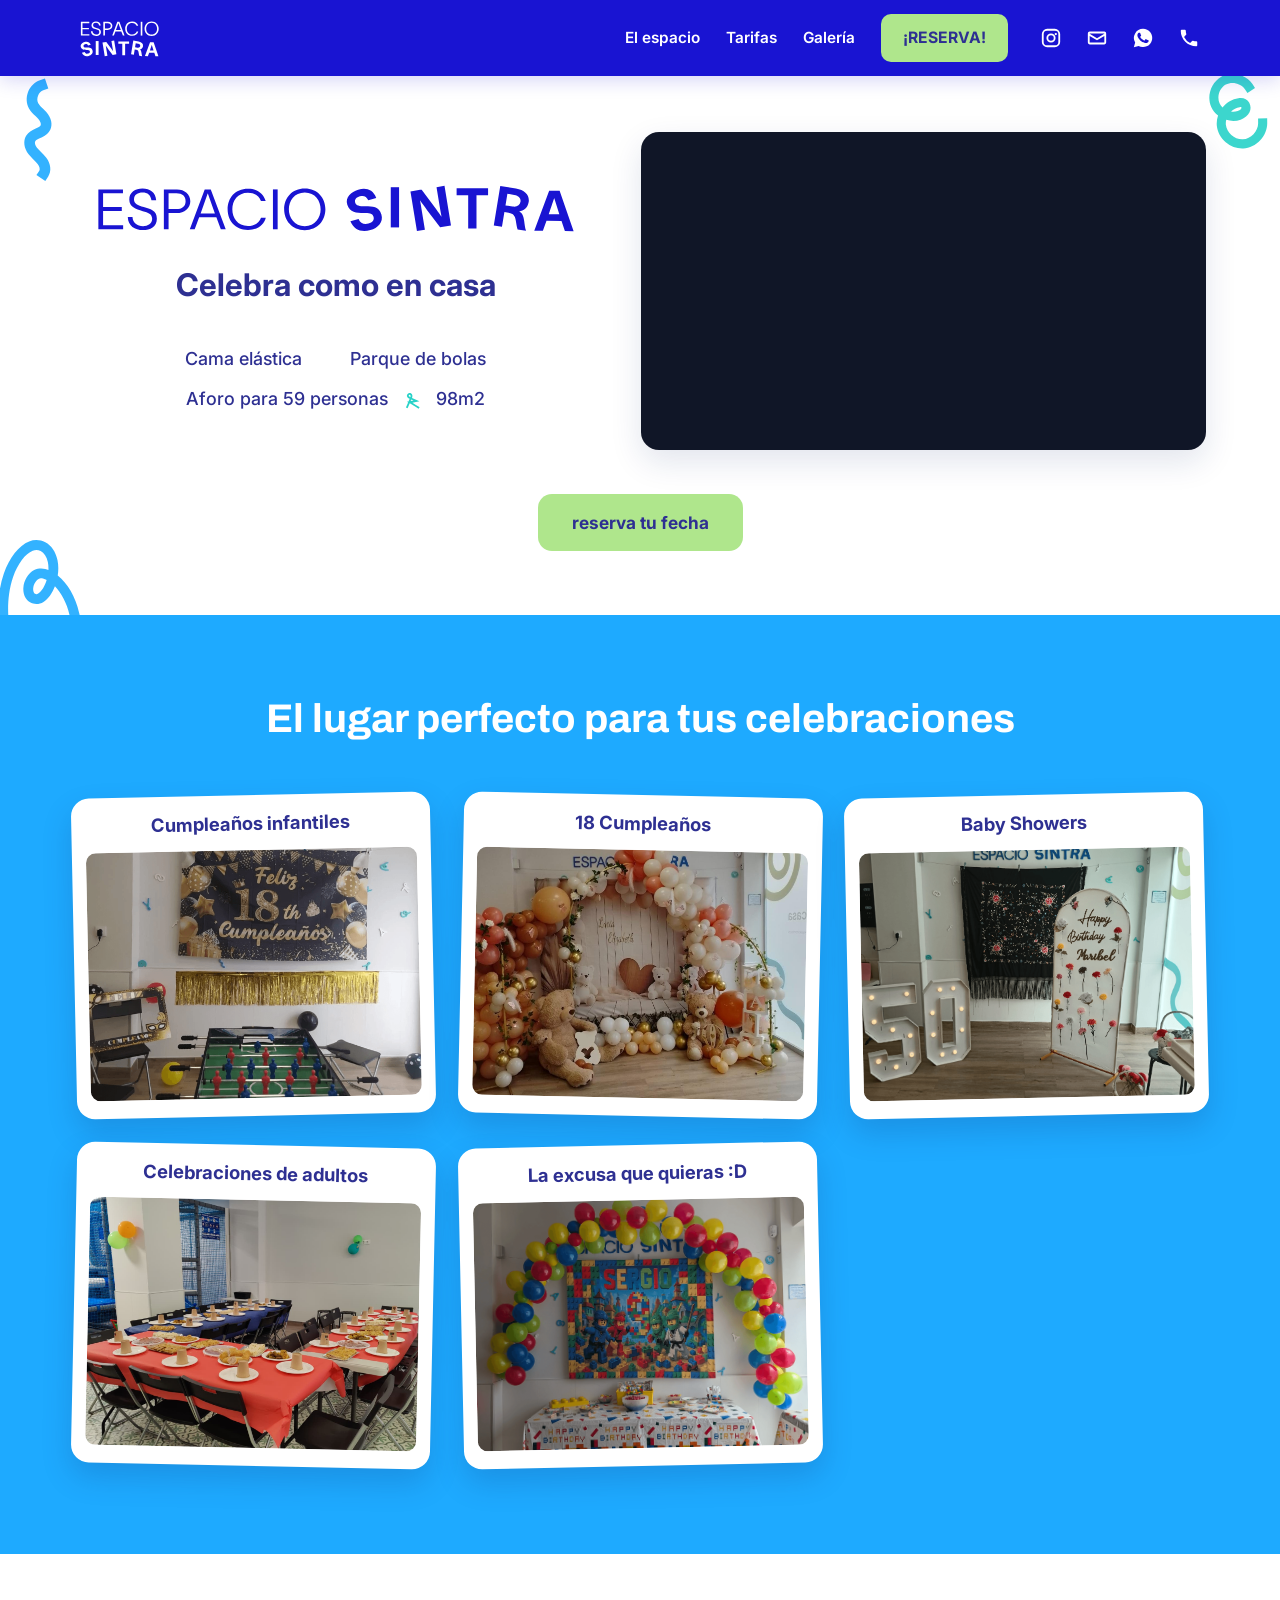
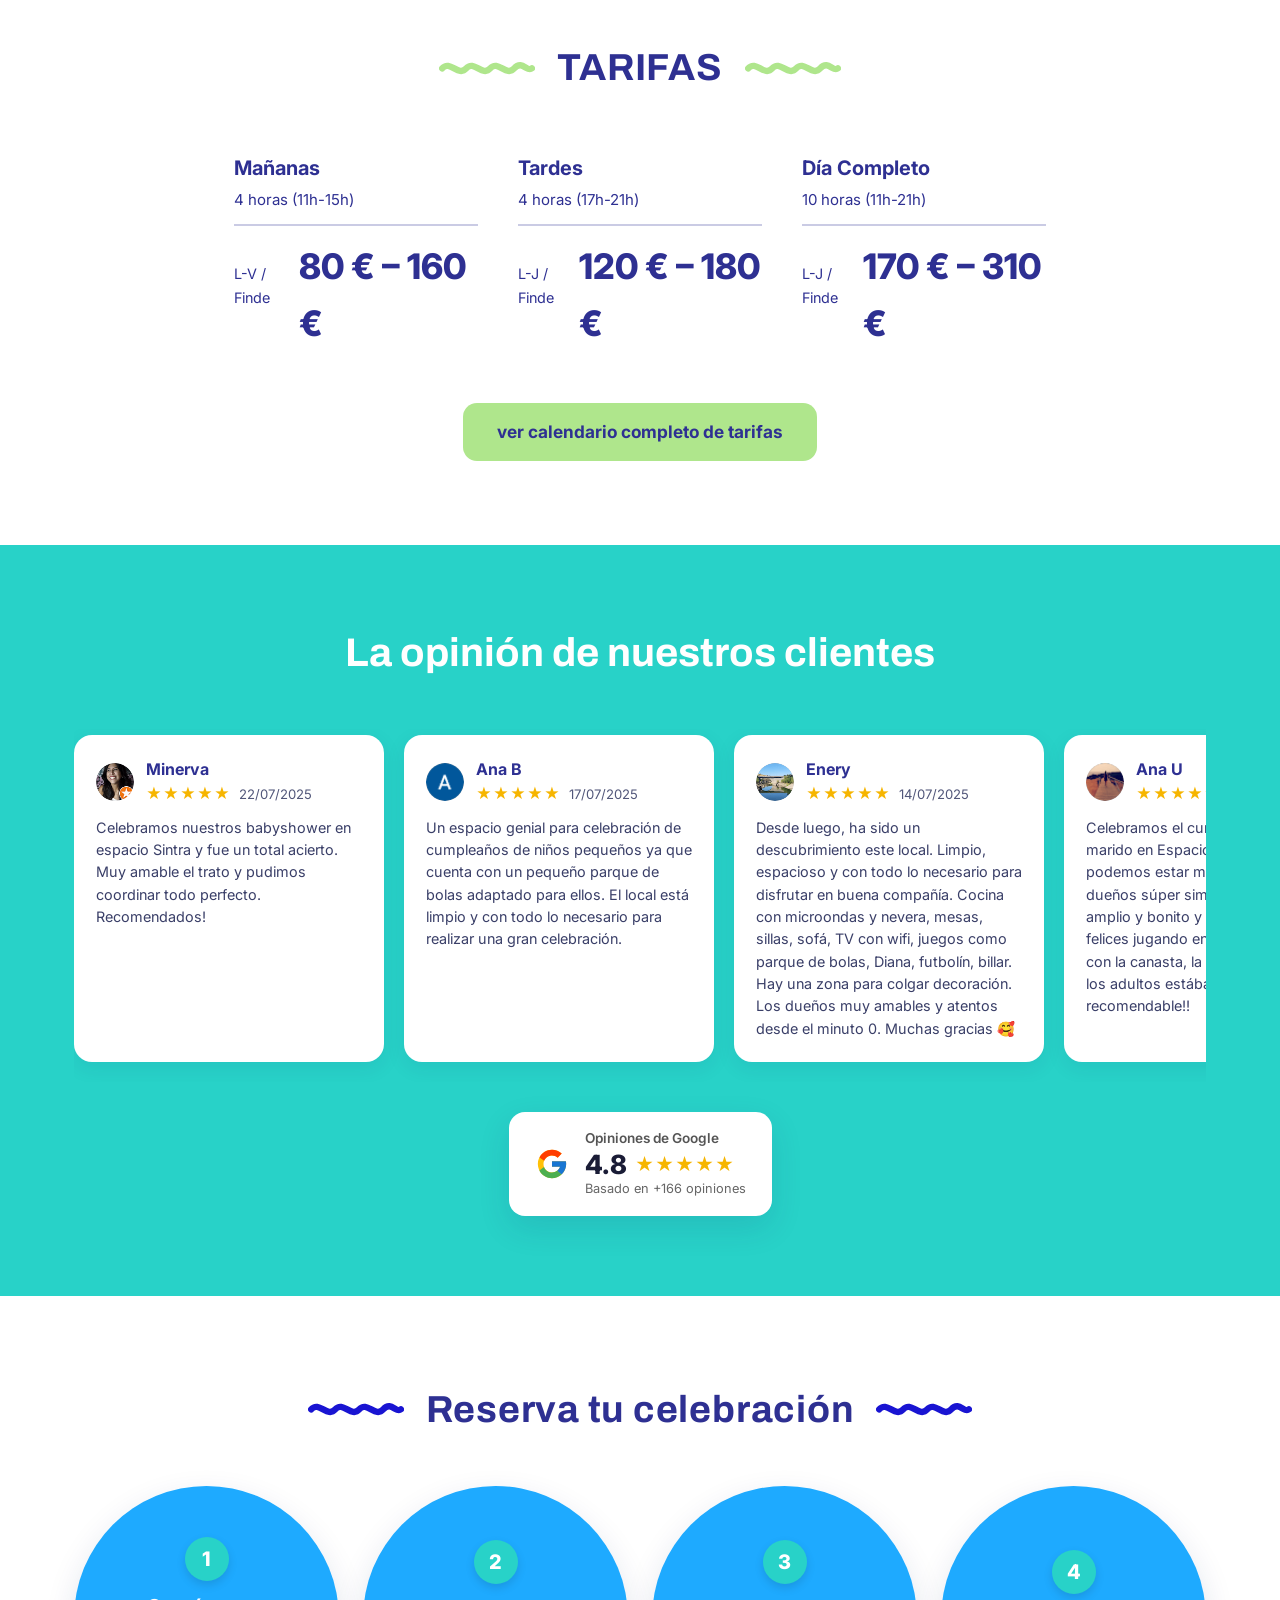
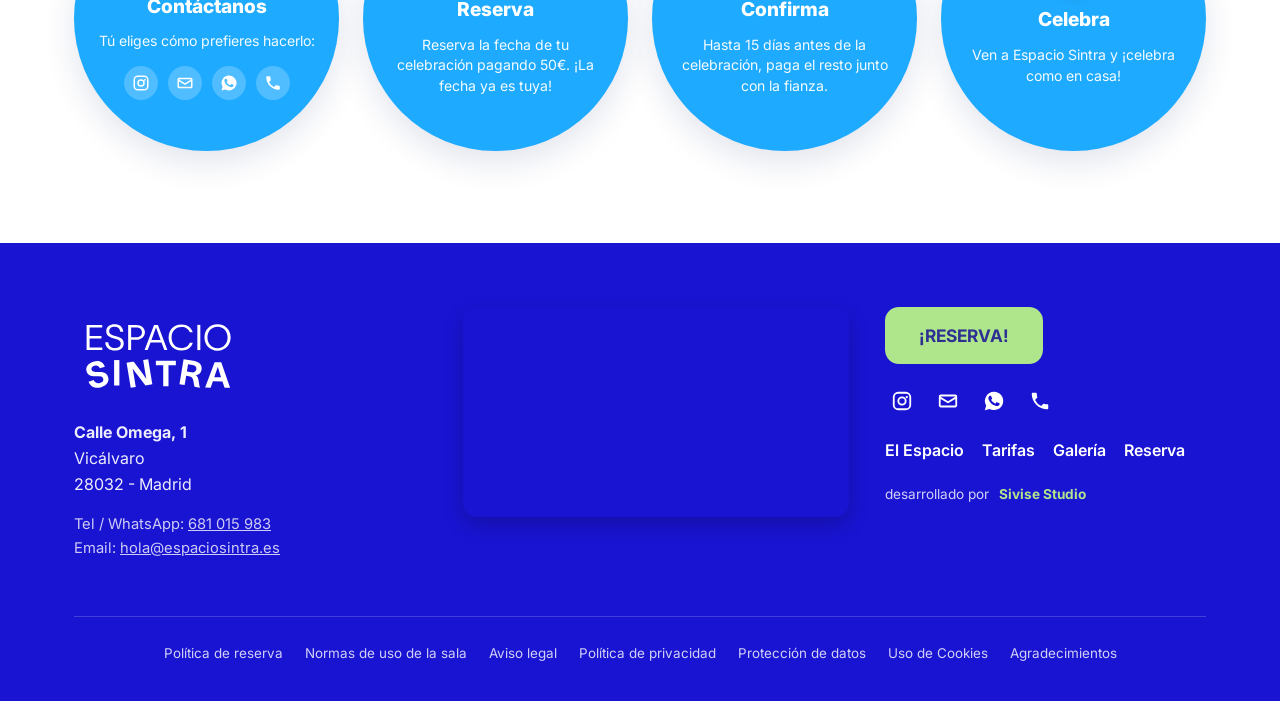
<file: index.html>
<!DOCTYPE html>
<html lang="es">
<head>
  <meta charset="UTF-8">
  <meta name="viewport" content="width=device-width, initial-scale=1.0">
  <title>Espacio Sintra — Celebra como en casa</title>
  <meta name="description" content="Celebra como en casa. Espacio Sintra es el lugar perfecto para todas tus celebraciones en Vicálvaro, Madrid. Sala privada de 98m2 con parque de bolas y cama elástica.">
  <link rel="canonical" href="https://www.espaciosintra.es/">
  <link rel="icon" type="image/png" href="img/favicon.png">
  <link rel="apple-touch-icon" href="img/apple-touch-icon.png">
  <meta property="og:type" content="website">
  <meta property="og:url" content="https://www.espaciosintra.es/">
  <meta property="og:title" content="Espacio Sintra — Celebra como en casa">
  <meta property="og:description" content="Celebra como en casa. Espacio Sintra es el lugar perfecto para todas tus celebraciones en Vicálvaro, Madrid. Sala privada de 98m2 con parque de bolas y cama elástica.">
  <meta property="og:image" content="https://www.espaciosintra.es/img/og-image.png">
  <link rel="preconnect" href="https://fonts.googleapis.com">
  <link rel="preconnect" href="https://fonts.gstatic.com" crossorigin>
  <link href="https://fonts.googleapis.com/css2?family=Archivo:wght@600;700;800&family=Inter:wght@400;500;600;700;800&display=swap" rel="stylesheet">
  <link rel="stylesheet" href="assets/style.css">
</head>
<body>
  <header class="site-header">
    <div class="container nav-inner">
      <a href="./" class="nav-logo" aria-label="Espacio Sintra Inicio">
        <img src="img/brand/ES_logotipo-03.svg" alt="Espacio Sintra">
      </a>
      <div class="nav-right">
        <ul class="nav-links">
          <li><a href="el_espacio/">El espacio</a></li>
          <li><a href="tarifas/">Tarifas</a></li>
          <li><a href="galeria/">Galería</a></li>
        </ul>
        <a href="reservar/" class="btn-mint">¡RESERVA!</a>
        <div class="nav-socials">
        <a href="https://www.instagram.com/espaciosintramadrid" target="_blank" rel="noopener noreferrer" aria-label="Instagram"><svg viewBox="0 0 24 24" aria-hidden="true"><path d="M7.75 2h8.5A5.75 5.75 0 0 1 22 7.75v8.5A5.75 5.75 0 0 1 16.25 22h-8.5A5.75 5.75 0 0 1 2 16.25v-8.5A5.75 5.75 0 0 1 7.75 2Zm0 2A3.75 3.75 0 0 0 4 7.75v8.5A3.75 3.75 0 0 0 7.75 20h8.5A3.75 3.75 0 0 0 20 16.25v-8.5A3.75 3.75 0 0 0 16.25 4h-8.5ZM12 7a5 5 0 1 1 0 10 5 5 0 0 1 0-10Zm0 2a3 3 0 1 0 0 6 3 3 0 0 0 0-6Zm5.25-2.5a1.25 1.25 0 1 1 0 2.5 1.25 1.25 0 0 1 0-2.5Z"/></svg></a>
        <a href="mailto:hola@espaciosintra.es" aria-label="Email"><svg viewBox="0 0 24 24" aria-hidden="true"><path d="M4 5h16a2 2 0 0 1 2 2v10a2 2 0 0 1-2 2H4a2 2 0 0 1-2-2V7a2 2 0 0 1 2-2Zm0 2v.4l8 4.8 8-4.8V7H4Zm16 10V9.7l-7.49 4.5a1 1 0 0 1-1.02 0L4 9.7V17h16Z"/></svg></a>
        <a href="https://wa.me/34681015983" target="_blank" rel="noopener noreferrer" aria-label="WhatsApp"><svg viewBox="0 0 24 24" aria-hidden="true"><path d="M12.04 2a9.95 9.95 0 0 0-8.6 14.95L2 22l5.2-1.36A9.96 9.96 0 1 0 12.04 2Zm5.82 14.1c-.25.7-1.44 1.34-1.99 1.42-.52.08-1.18.11-1.9-.12-.44-.14-1-.33-1.72-.64-3.03-1.31-5-4.36-5.15-4.56-.15-.2-1.23-1.64-1.23-3.13 0-1.49.78-2.22 1.06-2.52.28-.3.6-.38.8-.38h.58c.19 0 .44-.07.69.52.25.6.85 2.08.92 2.23.08.15.13.33.03.53-.1.2-.15.33-.3.5-.15.18-.32.4-.45.54-.15.15-.3.31-.13.61.18.3.78 1.29 1.68 2.09 1.15 1.03 2.13 1.35 2.43 1.5.3.15.48.13.65-.08.18-.2.75-.88.95-1.18.2-.3.4-.25.68-.15.28.1 1.75.83 2.05.98.3.15.5.22.58.35.08.13.08.73-.17 1.43Z"/></svg></a>
        <a href="tel:681015983" aria-label="Teléfono"><svg viewBox="0 0 24 24" aria-hidden="true"><path d="M6.62 10.79a15.05 15.05 0 0 0 6.59 6.59l2.2-2.2a1 1 0 0 1 1.01-.24c1.12.37 2.33.57 3.58.57a1 1 0 0 1 1 1V20a1 1 0 0 1-1 1C10.61 21 3 13.39 3 4a1 1 0 0 1 1-1h3.5a1 1 0 0 1 1 1c0 1.25.2 2.46.57 3.58a1 1 0 0 1-.25 1.01l-2.2 2.2Z"/></svg></a>
    </div>
      </div>
      <button id="menu-toggle" class="menu-toggle" aria-label="Abrir menú" aria-expanded="false">
        <svg width="24" height="24" viewBox="0 0 24 24" fill="none" stroke="currentColor" stroke-width="2.5"><line x1="3" y1="6" x2="21" y2="6"/><line x1="3" y1="12" x2="21" y2="12"/><line x1="3" y1="18" x2="21" y2="18"/></svg>
      </button>
    </div>
    <nav id="mobile-drawer" class="mobile-drawer" aria-label="Navegación móvil">
      <ul>
        <li><a href="el_espacio/">El espacio</a></li>
        <li><a href="tarifas/">Tarifas</a></li>
        <li><a href="galeria/">Galería</a></li>
        <li><a href="reservar/">¡RESERVA!</a></li>
      </ul>
      <div class="nav-socials">
        <a href="https://www.instagram.com/espaciosintramadrid" target="_blank" rel="noopener noreferrer" aria-label="Instagram"><svg viewBox="0 0 24 24" aria-hidden="true"><path d="M7.75 2h8.5A5.75 5.75 0 0 1 22 7.75v8.5A5.75 5.75 0 0 1 16.25 22h-8.5A5.75 5.75 0 0 1 2 16.25v-8.5A5.75 5.75 0 0 1 7.75 2Zm0 2A3.75 3.75 0 0 0 4 7.75v8.5A3.75 3.75 0 0 0 7.75 20h8.5A3.75 3.75 0 0 0 20 16.25v-8.5A3.75 3.75 0 0 0 16.25 4h-8.5ZM12 7a5 5 0 1 1 0 10 5 5 0 0 1 0-10Zm0 2a3 3 0 1 0 0 6 3 3 0 0 0 0-6Zm5.25-2.5a1.25 1.25 0 1 1 0 2.5 1.25 1.25 0 0 1 0-2.5Z"/></svg></a>
        <a href="mailto:hola@espaciosintra.es" aria-label="Email"><svg viewBox="0 0 24 24" aria-hidden="true"><path d="M4 5h16a2 2 0 0 1 2 2v10a2 2 0 0 1-2 2H4a2 2 0 0 1-2-2V7a2 2 0 0 1 2-2Zm0 2v.4l8 4.8 8-4.8V7H4Zm16 10V9.7l-7.49 4.5a1 1 0 0 1-1.02 0L4 9.7V17h16Z"/></svg></a>
        <a href="https://wa.me/34681015983" target="_blank" rel="noopener noreferrer" aria-label="WhatsApp"><svg viewBox="0 0 24 24" aria-hidden="true"><path d="M12.04 2a9.95 9.95 0 0 0-8.6 14.95L2 22l5.2-1.36A9.96 9.96 0 1 0 12.04 2Zm5.82 14.1c-.25.7-1.44 1.34-1.99 1.42-.52.08-1.18.11-1.9-.12-.44-.14-1-.33-1.72-.64-3.03-1.31-5-4.36-5.15-4.56-.15-.2-1.23-1.64-1.23-3.13 0-1.49.78-2.22 1.06-2.52.28-.3.6-.38.8-.38h.58c.19 0 .44-.07.69.52.25.6.85 2.08.92 2.23.08.15.13.33.03.53-.1.2-.15.33-.3.5-.15.18-.32.4-.45.54-.15.15-.3.31-.13.61.18.3.78 1.29 1.68 2.09 1.15 1.03 2.13 1.35 2.43 1.5.3.15.48.13.65-.08.18-.2.75-.88.95-1.18.2-.3.4-.25.68-.15.28.1 1.75.83 2.05.98.3.15.5.22.58.35.08.13.08.73-.17 1.43Z"/></svg></a>
        <a href="tel:681015983" aria-label="Teléfono"><svg viewBox="0 0 24 24" aria-hidden="true"><path d="M6.62 10.79a15.05 15.05 0 0 0 6.59 6.59l2.2-2.2a1 1 0 0 1 1.01-.24c1.12.37 2.33.57 3.58.57a1 1 0 0 1 1 1V20a1 1 0 0 1-1 1C10.61 21 3 13.39 3 4a1 1 0 0 1 1-1h3.5a1 1 0 0 1 1 1c0 1.25.2 2.46.57 3.58a1 1 0 0 1-.25 1.01l-2.2 2.2Z"/></svg></a>
    </div>
    </nav>
  </header>

  <main>

    <!-- HERO -->
    <section class="hero-section">
      <img src="img/brand/ES_formas_-02.svg" alt="" class="deco-shape" style="top:-20px; left:-30px; width:140px; opacity:0.9;">
      <img src="img/brand/ES_formas_-14.svg" alt="" class="deco-shape" style="top:-20px; right:-20px; width:120px; opacity:0.9;">
      <img src="img/brand/ES_formas_-06.svg" alt="" class="deco-shape" style="bottom:-30px; left:-30px; width:130px; opacity:0.9;">

      <div class="container">
        <div class="hero-grid">
          <div class="hero-brand">
            <img src="img/brand/ES_logotipo-02.svg" alt="ESPACIO SINTRA" class="hero-wordmark">
            <h1 class="hero-subtitle">Celebra como en casa</h1>
            <div class="hero-highlights">
              <div class="hero-highlight-row">
                <span>Cama elástica</span>
                <img src="img/brand/ES_formas_-21.svg" alt="" class="hero-highlight-icon">
                <span>Parque de bolas</span>
              </div>
              <div class="hero-highlight-row">
                <span>Aforo para 59 personas</span>
                <img src="img/brand/ES_formas_-15.svg" alt="" class="hero-highlight-icon">
                <span>98m2</span>
              </div>
            </div>
          </div>

          <div class="hero-video-wrap">
            <iframe
              src="https://www.youtube.com/embed/fUkqvOrNJ1E?iv_load_policy=3&rel=0&modestbranding=1&playsinline=1&mute=1"
              title="Vídeo de presentación de Espacio Sintra"
              allow="accelerometer; autoplay; clipboard-write; encrypted-media; gyroscope; picture-in-picture"
              allowfullscreen>
            </iframe>
          </div>
        </div>

        <div class="hero-cta-wrap">
          <a href="reservar/" class="btn-mint btn-mint-lg">reserva tu fecha</a>
        </div>
      </div>
    </section>

    <!-- CELEBRATIONS (Sky Blue) -->
    <section class="celebrations-section">
      <div class="container">
        <h2 class="section-title">El lugar perfecto para tus celebraciones</h2>
        <div class="celebrations-grid">
          <article class="celebration-card">
            <h2>Cumpleaños infantiles</h2>
            <img src="img/celebraciones/cumple_infantil.jpg" alt="Cumpleaños infantiles en Espacio Sintra" loading="lazy">
          </article>
          <article class="celebration-card">
            <h2>18 Cumpleaños</h2>
            <img src="img/celebraciones/cumple_18.jpg" alt="18 Cumpleaños en Espacio Sintra" loading="lazy">
          </article>
          <article class="celebration-card">
            <h2>Baby Showers</h2>
            <img src="img/celebraciones/baby_shower.jpg" alt="Baby Showers en Espacio Sintra" loading="lazy">
          </article>
          <article class="celebration-card">
            <h2>Celebraciones de adultos</h2>
            <img src="img/celebraciones/adultos.jpg" alt="Celebraciones de adultos en Espacio Sintra" loading="lazy">
          </article>
          <article class="celebration-card">
            <h2>La excusa que quieras :D</h2>
            <img src="img/celebraciones/excusa.jpg" alt="Todo tipo de celebraciones en Espacio Sintra" loading="lazy">
          </article>
        </div>
      </div>
    </section>

    <!-- TARIFAS SUMMARY -->
    <section class="tarifas-home-section">
      <div class="container">
        <div class="wave-heading">
          <svg class="wave-svg" viewBox="0 0 120 26" fill="none"><path d="M4 13C14 2 24 24 34 13C44 2 54 24 64 13C74 2 84 24 94 13C104 2 110 18 116 13" stroke="#afe68c" stroke-width="8" stroke-linecap="round"/></svg>
          <h2>TARIFAS</h2>
          <svg class="wave-svg" viewBox="0 0 120 26" fill="none"><path d="M4 13C14 2 24 24 34 13C44 2 54 24 64 13C74 2 84 24 94 13C104 2 110 18 116 13" stroke="#afe68c" stroke-width="8" stroke-linecap="round"/></svg>
        </div>

        <div class="tarifas-summary-grid">
          <div class="tarifa-mini">
            <h3>Mañanas</h3>
            <p class="hours">4 horas (11h-15h)</p>
            <div class="price-row"><span class="desde">L-V / Finde</span><span class="price">80 € – 160 €</span></div>
          </div>
          <div class="tarifa-mini">
            <h3>Tardes</h3>
            <p class="hours">4 horas (17h-21h)</p>
            <div class="price-row"><span class="desde">L-J / Finde</span><span class="price">120 € – 180 €</span></div>
          </div>
          <div class="tarifa-mini">
            <h3>Día Completo</h3>
            <p class="hours">10 horas (11h-21h)</p>
            <div class="price-row"><span class="desde">L-J / Finde</span><span class="price">170 € – 310 €</span></div>
          </div>
        </div>

        <div style="text-align:center;">
          <a href="tarifas/" class="btn-mint btn-mint-lg">ver calendario completo de tarifas</a>
        </div>
      </div>
    </section>

    <!-- CLIENT REVIEWS (Turquoise) -->
    <section class="reviews-section">
      <div class="container">
        <h2 class="section-title">La opinión de nuestros clientes</h2>
        <div class="reviews-track">
          
        <article class="review-card">
          <div class="review-head">
            <img src="img/avatars/av1.png" alt="Minerva" class="review-avatar" loading="lazy">
            <div>
              <div class="review-author">Minerva</div>
              <div class="review-meta"><span class="review-stars">★★★★★</span><span>22/07/2025</span></div>
            </div>
          </div>
          <p class="review-text">Celebramos nuestros babyshower en espacio Sintra y fue un total acierto. Muy amable el trato y pudimos coordinar todo perfecto. Recomendados!</p>
        </article>

        <article class="review-card">
          <div class="review-head">
            <img src="img/avatars/av2.png" alt="Ana B" class="review-avatar" loading="lazy">
            <div>
              <div class="review-author">Ana B</div>
              <div class="review-meta"><span class="review-stars">★★★★★</span><span>17/07/2025</span></div>
            </div>
          </div>
          <p class="review-text">Un espacio genial para celebración de cumpleaños de niños pequeños ya que cuenta con un pequeño parque de bolas adaptado para ellos. El local está limpio y con todo lo necesario para realizar una gran celebración.</p>
        </article>

        <article class="review-card">
          <div class="review-head">
            <img src="img/avatars/av3.png" alt="Enery" class="review-avatar" loading="lazy">
            <div>
              <div class="review-author">Enery</div>
              <div class="review-meta"><span class="review-stars">★★★★★</span><span>14/07/2025</span></div>
            </div>
          </div>
          <p class="review-text">Desde luego, ha sido un descubrimiento este local. Limpio, espacioso y con todo lo necesario para disfrutar en buena compañía. Cocina con microondas y nevera, mesas, sillas, sofá, TV con wifi, juegos como parque de bolas, Diana, futbolín, billar. Hay una zona para colgar decoración. Los dueños muy amables y atentos desde el minuto 0. Muchas gracias 🥰</p>
        </article>

        <article class="review-card">
          <div class="review-head">
            <img src="img/avatars/av4.png" alt="Ana U" class="review-avatar" loading="lazy">
            <div>
              <div class="review-author">Ana U</div>
              <div class="review-meta"><span class="review-stars">★★★★★</span><span>10/07/2025</span></div>
            </div>
          </div>
          <p class="review-text">Celebramos el cumpleaños de mi marido en Espacio Sintra y no podemos estar más contentos. Los dueños súper simpáticos. El local muy amplio y bonito y los niños estuvieron felices jugando en el parque de bolas, con la canasta, la portería… mientras los adultos estábamos tranquilos. Muy recomendable!!</p>
        </article>

        <article class="review-card">
          <div class="review-head">
            <img src="img/avatars/av5.png" alt="Mónica" class="review-avatar" loading="lazy">
            <div>
              <div class="review-author">Mónica</div>
              <div class="review-meta"><span class="review-stars">★★★★★</span><span>03/07/2025</span></div>
            </div>
          </div>
          <p class="review-text">Es la primera vez que hemos hecho uso de un local y hemos salido encantados. Es amplio, cómodo, con juegos para pequeños y no tanto, hemos estado como en casa. Las gestiones fáciles y el trato cercano.</p>
        </article>

        <article class="review-card">
          <div class="review-head">
            <img src="img/avatars/av6.png" alt="Valentina" class="review-avatar" loading="lazy">
            <div>
              <div class="review-author">Valentina</div>
              <div class="review-meta"><span class="review-stars">★★★★★</span><span>01/07/2025</span></div>
            </div>
          </div>
          <p class="review-text">Muy buen local, todo nuevo, bonito, para todos los gustos, es un excelente espacio, Vicálvaro lo necesitaba ☺️ Nos encantó!! Seguro que más de un invitado repetirá!!</p>
        </article>

        <article class="review-card">
          <div class="review-head">
            <img src="img/avatars/av7.png" alt="Olga" class="review-avatar" loading="lazy">
            <div>
              <div class="review-author">Olga</div>
              <div class="review-meta"><span class="review-stars">★★★★★</span><span>29/06/2025</span></div>
            </div>
          </div>
          <p class="review-text">El sitio fue ideal para celebrar la graduación de un grupo de 14 niños de entre 2 y 3 años. Los niños se lo pasaron genial en el parque de bolas, jugando con la cocinita y montando en las motos. Aire acondicionado perfecto, nevera, microondas y todo muy limpio. ¡Repetiríamos sin duda!</p>
        </article>

        <article class="review-card">
          <div class="review-head">
            <img src="img/avatars/av8.png" alt="Karolina" class="review-avatar" loading="lazy">
            <div>
              <div class="review-author">Karolina</div>
              <div class="review-meta"><span class="review-stars">★★★★★</span><span>27/06/2025</span></div>
            </div>
          </div>
          <p class="review-text">Un local ideal para fiestas de niños, muy limpio, acogedor y muy bien equipado, con nevera y congelador, cafetera de cápsulas y microondas. Les doy un 10!</p>
        </article>

        <article class="review-card">
          <div class="review-head">
            <img src="img/avatars/av9.png" alt="Lorena" class="review-avatar" loading="lazy">
            <div>
              <div class="review-author">Lorena</div>
              <div class="review-meta"><span class="review-stars">★★★★★</span><span>22/06/2025</span></div>
            </div>
          </div>
          <p class="review-text">Un local cómodo, espacioso, donde disfrutar tanto los mayores como los más pequeños, todo lo tienen bien organizado, se preocupan desde el primer momento de que vaya a estar todo genial para la fiesta. Sin duda repetiremos</p>
        </article>
        </div>
        <div class="google-badge-wrap">
          <div class="google-badge-card">
            <svg width="34" height="34" viewBox="0 0 48 48" aria-hidden="true"><path fill="#FFC107" d="M43.6 20.1H42V20H24v8h11.3C33.7 32.7 29.2 36 24 36c-6.6 0-12-5.4-12-12s5.4-12 12-12c3.1 0 5.8 1.2 8 3l5.7-5.7C34 6 29.3 4 24 4 13 4 4 13 4 24s9 20 20 20 20-9 20-20c0-1.3-.1-2.6-.4-3.9z"/><path fill="#FF3D00" d="M6.3 14.7l6.6 4.8C14.7 15.1 19 12 24 12c3.1 0 5.8 1.2 8 3l5.7-5.7C34 6 29.3 4 24 4 16.3 4 9.7 8.3 6.3 14.7z"/><path fill="#4CAF50" d="M24 44c5.2 0 9.9-2 13.4-5.2l-6.2-5.2C29.2 35.1 26.7 36 24 36c-5.2 0-9.6-3.3-11.3-7.9l-6.5 5C9.5 39.6 16.2 44 24 44z"/><path fill="#1976D2" d="M43.6 20.1H42V20H24v8h11.3c-.8 2.2-2.2 4.2-4.1 5.6l6.2 5.2C37 39.2 44 34 44 24c0-1.3-.1-2.6-.4-3.9z"/></svg>
            <div>
              <div style="font-size:0.85rem; color:#555; font-weight:600;">Opiniones de Google</div>
              <div style="display:flex; align-items:center; gap:8px;">
                <span class="google-badge-score">4.8</span>
                <span class="review-stars" style="font-size:1.15rem;">★★★★★</span>
              </div>
              <div style="font-size:0.8rem; color:#666;">Basado en +166 opiniones</div>
            </div>
          </div>
        </div>
      </div>
    </section>

    <!-- BOOKING STEPS -->
    <section class="steps-section">
      <div class="container">
        <div class="wave-heading">
          <svg class="wave-svg" viewBox="0 0 120 26" fill="none"><path d="M4 13C14 2 24 24 34 13C44 2 54 24 64 13C74 2 84 24 94 13C104 2 110 18 116 13" stroke="#1914d2" stroke-width="8" stroke-linecap="round"/></svg>
          <h2>Reserva tu celebración</h2>
          <svg class="wave-svg" viewBox="0 0 120 26" fill="none"><path d="M4 13C14 2 24 24 34 13C44 2 54 24 64 13C74 2 84 24 94 13C104 2 110 18 116 13" stroke="#1914d2" stroke-width="8" stroke-linecap="round"/></svg>
        </div>

        <div class="steps-grid">
          <div class="step-circle">
            <span class="step-num">1</span>
            <h3>Contáctanos</h3>
            <p>Tú eliges cómo prefieres hacerlo:</p>
            <div class="step-icons">
        <a href="https://www.instagram.com/espaciosintramadrid" target="_blank" rel="noopener noreferrer" aria-label="Instagram"><svg viewBox="0 0 24 24" aria-hidden="true"><path d="M7.75 2h8.5A5.75 5.75 0 0 1 22 7.75v8.5A5.75 5.75 0 0 1 16.25 22h-8.5A5.75 5.75 0 0 1 2 16.25v-8.5A5.75 5.75 0 0 1 7.75 2Zm0 2A3.75 3.75 0 0 0 4 7.75v8.5A3.75 3.75 0 0 0 7.75 20h8.5A3.75 3.75 0 0 0 20 16.25v-8.5A3.75 3.75 0 0 0 16.25 4h-8.5ZM12 7a5 5 0 1 1 0 10 5 5 0 0 1 0-10Zm0 2a3 3 0 1 0 0 6 3 3 0 0 0 0-6Zm5.25-2.5a1.25 1.25 0 1 1 0 2.5 1.25 1.25 0 0 1 0-2.5Z"/></svg></a>
        <a href="mailto:hola@espaciosintra.es" aria-label="Email"><svg viewBox="0 0 24 24" aria-hidden="true"><path d="M4 5h16a2 2 0 0 1 2 2v10a2 2 0 0 1-2 2H4a2 2 0 0 1-2-2V7a2 2 0 0 1 2-2Zm0 2v.4l8 4.8 8-4.8V7H4Zm16 10V9.7l-7.49 4.5a1 1 0 0 1-1.02 0L4 9.7V17h16Z"/></svg></a>
        <a href="https://wa.me/34681015983" target="_blank" rel="noopener noreferrer" aria-label="WhatsApp"><svg viewBox="0 0 24 24" aria-hidden="true"><path d="M12.04 2a9.95 9.95 0 0 0-8.6 14.95L2 22l5.2-1.36A9.96 9.96 0 1 0 12.04 2Zm5.82 14.1c-.25.7-1.44 1.34-1.99 1.42-.52.08-1.18.11-1.9-.12-.44-.14-1-.33-1.72-.64-3.03-1.31-5-4.36-5.15-4.56-.15-.2-1.23-1.64-1.23-3.13 0-1.49.78-2.22 1.06-2.52.28-.3.6-.38.8-.38h.58c.19 0 .44-.07.69.52.25.6.85 2.08.92 2.23.08.15.13.33.03.53-.1.2-.15.33-.3.5-.15.18-.32.4-.45.54-.15.15-.3.31-.13.61.18.3.78 1.29 1.68 2.09 1.15 1.03 2.13 1.35 2.43 1.5.3.15.48.13.65-.08.18-.2.75-.88.95-1.18.2-.3.4-.25.68-.15.28.1 1.75.83 2.05.98.3.15.5.22.58.35.08.13.08.73-.17 1.43Z"/></svg></a>
        <a href="tel:681015983" aria-label="Teléfono"><svg viewBox="0 0 24 24" aria-hidden="true"><path d="M6.62 10.79a15.05 15.05 0 0 0 6.59 6.59l2.2-2.2a1 1 0 0 1 1.01-.24c1.12.37 2.33.57 3.58.57a1 1 0 0 1 1 1V20a1 1 0 0 1-1 1C10.61 21 3 13.39 3 4a1 1 0 0 1 1-1h3.5a1 1 0 0 1 1 1c0 1.25.2 2.46.57 3.58a1 1 0 0 1-.25 1.01l-2.2 2.2Z"/></svg></a>
    </div>
          </div>
          <div class="step-circle">
            <span class="step-num">2</span>
            <h3>Reserva</h3>
            <p>Reserva la fecha de tu celebración pagando 50€. ¡La fecha ya es tuya!</p>
          </div>
          <div class="step-circle">
            <span class="step-num">3</span>
            <h3>Confirma</h3>
            <p>Hasta 15 días antes de la celebración, paga el resto junto con la fianza.</p>
          </div>
          <div class="step-circle">
            <span class="step-num">4</span>
            <h3>Celebra</h3>
            <p>Ven a Espacio Sintra y ¡celebra como en casa!</p>
          </div>
        </div>
      </div>
    </section>

  </main>

  <footer class="site-footer">
    <div class="container">
      <div class="footer-top">
        <div>
          <img src="img/brand/ES_logotipo-03.svg" alt="Espacio Sintra" class="footer-logo">
          <p class="footer-address">
            <strong>Calle Omega, 1</strong><br>
            Vicálvaro<br>
            28032 - Madrid
          </p>
          <p class="footer-address" style="font-size:0.92rem; opacity:0.85;">
            Tel / WhatsApp: <a href="tel:681015983" style="text-decoration:underline;">681 015 983</a><br>
            Email: <a href="mailto:hola@espaciosintra.es" style="text-decoration:underline;">hola@espaciosintra.es</a>
          </p>
        </div>

        <div>
          <iframe class="footer-map" loading="lazy" referrerpolicy="no-referrer-when-downgrade" title="Ubicación de Espacio Sintra en Google Maps" src="https://www.google.com/maps/embed?pb=!1m18!1m12!1m3!1d3038.375888779469!2d-3.607991523493664!3d40.400522956624826!2m3!1f0!2f0!3f0!3m2!1i1024!2i768!4f13.1!3m3!1m2!1s0xd42251a2ddd2651%3A0xb4d147cf2492450a!2sEspacio%20Sintra!5e0!3m2!1ses!2ses!4v1754129785091!5m2!1ses!2ses"></iframe>
        </div>

        <div class="footer-actions">
          <a href="reservar/" class="btn-mint btn-mint-lg">¡RESERVA!</a>
          <div class="nav-socials">
        <a href="https://www.instagram.com/espaciosintramadrid" target="_blank" rel="noopener noreferrer" aria-label="Instagram"><svg viewBox="0 0 24 24" aria-hidden="true"><path d="M7.75 2h8.5A5.75 5.75 0 0 1 22 7.75v8.5A5.75 5.75 0 0 1 16.25 22h-8.5A5.75 5.75 0 0 1 2 16.25v-8.5A5.75 5.75 0 0 1 7.75 2Zm0 2A3.75 3.75 0 0 0 4 7.75v8.5A3.75 3.75 0 0 0 7.75 20h8.5A3.75 3.75 0 0 0 20 16.25v-8.5A3.75 3.75 0 0 0 16.25 4h-8.5ZM12 7a5 5 0 1 1 0 10 5 5 0 0 1 0-10Zm0 2a3 3 0 1 0 0 6 3 3 0 0 0 0-6Zm5.25-2.5a1.25 1.25 0 1 1 0 2.5 1.25 1.25 0 0 1 0-2.5Z"/></svg></a>
        <a href="mailto:hola@espaciosintra.es" aria-label="Email"><svg viewBox="0 0 24 24" aria-hidden="true"><path d="M4 5h16a2 2 0 0 1 2 2v10a2 2 0 0 1-2 2H4a2 2 0 0 1-2-2V7a2 2 0 0 1 2-2Zm0 2v.4l8 4.8 8-4.8V7H4Zm16 10V9.7l-7.49 4.5a1 1 0 0 1-1.02 0L4 9.7V17h16Z"/></svg></a>
        <a href="https://wa.me/34681015983" target="_blank" rel="noopener noreferrer" aria-label="WhatsApp"><svg viewBox="0 0 24 24" aria-hidden="true"><path d="M12.04 2a9.95 9.95 0 0 0-8.6 14.95L2 22l5.2-1.36A9.96 9.96 0 1 0 12.04 2Zm5.82 14.1c-.25.7-1.44 1.34-1.99 1.42-.52.08-1.18.11-1.9-.12-.44-.14-1-.33-1.72-.64-3.03-1.31-5-4.36-5.15-4.56-.15-.2-1.23-1.64-1.23-3.13 0-1.49.78-2.22 1.06-2.52.28-.3.6-.38.8-.38h.58c.19 0 .44-.07.69.52.25.6.85 2.08.92 2.23.08.15.13.33.03.53-.1.2-.15.33-.3.5-.15.18-.32.4-.45.54-.15.15-.3.31-.13.61.18.3.78 1.29 1.68 2.09 1.15 1.03 2.13 1.35 2.43 1.5.3.15.48.13.65-.08.18-.2.75-.88.95-1.18.2-.3.4-.25.68-.15.28.1 1.75.83 2.05.98.3.15.5.22.58.35.08.13.08.73-.17 1.43Z"/></svg></a>
        <a href="tel:681015983" aria-label="Teléfono"><svg viewBox="0 0 24 24" aria-hidden="true"><path d="M6.62 10.79a15.05 15.05 0 0 0 6.59 6.59l2.2-2.2a1 1 0 0 1 1.01-.24c1.12.37 2.33.57 3.58.57a1 1 0 0 1 1 1V20a1 1 0 0 1-1 1C10.61 21 3 13.39 3 4a1 1 0 0 1 1-1h3.5a1 1 0 0 1 1 1c0 1.25.2 2.46.57 3.58a1 1 0 0 1-.25 1.01l-2.2 2.2Z"/></svg></a>
    </div>
          <nav class="footer-nav" aria-label="Enlaces pie de página">
            <a href="el_espacio/">El Espacio</a>
            <a href="tarifas/">Tarifas</a>
            <a href="galeria/">Galería</a>
            <a href="reservar/">Reserva</a>
          </nav>
          <a href="https://www.sivisestudio.es/" target="_blank" rel="noopener noreferrer" class="footer-credit">
            desarrollado por <strong>Sivise Studio</strong>
          </a>
        </div>
      </div>

      <div class="footer-legal">
        <a href="politica_reserva/">Política de reserva</a>
        <a href="terminos_condiciones/">Normas de uso de la sala</a>
        <a href="aviso_legal/">Aviso legal</a>
        <a href="politica_privacidad/">Política de privacidad</a>
        <a href="proteccion_datos/">Protección de datos</a>
        <a href="uso_cookies/">Uso de Cookies</a>
        <a href="gracias/">Agradecimientos</a>
      </div>
    </div>
  </footer>

  <script src="assets/app.js"></script>
</body>
</html>
</file>
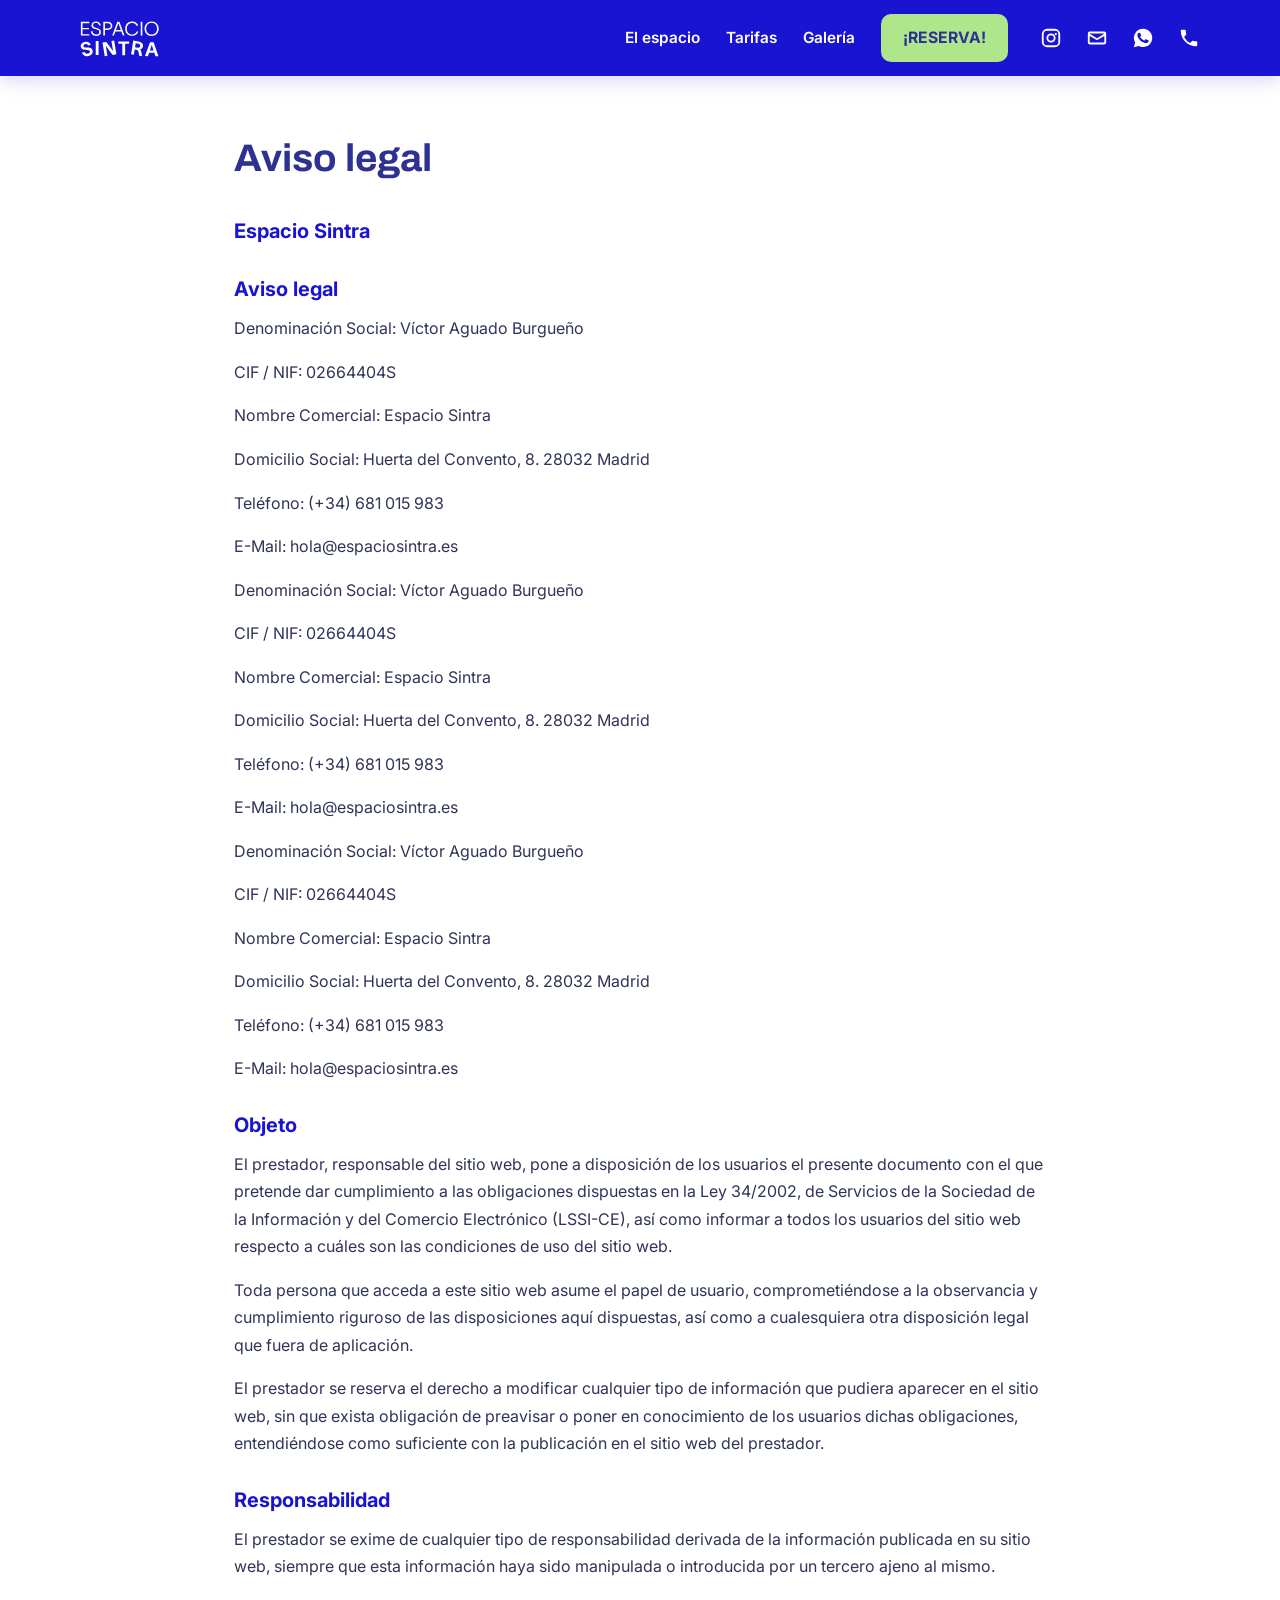
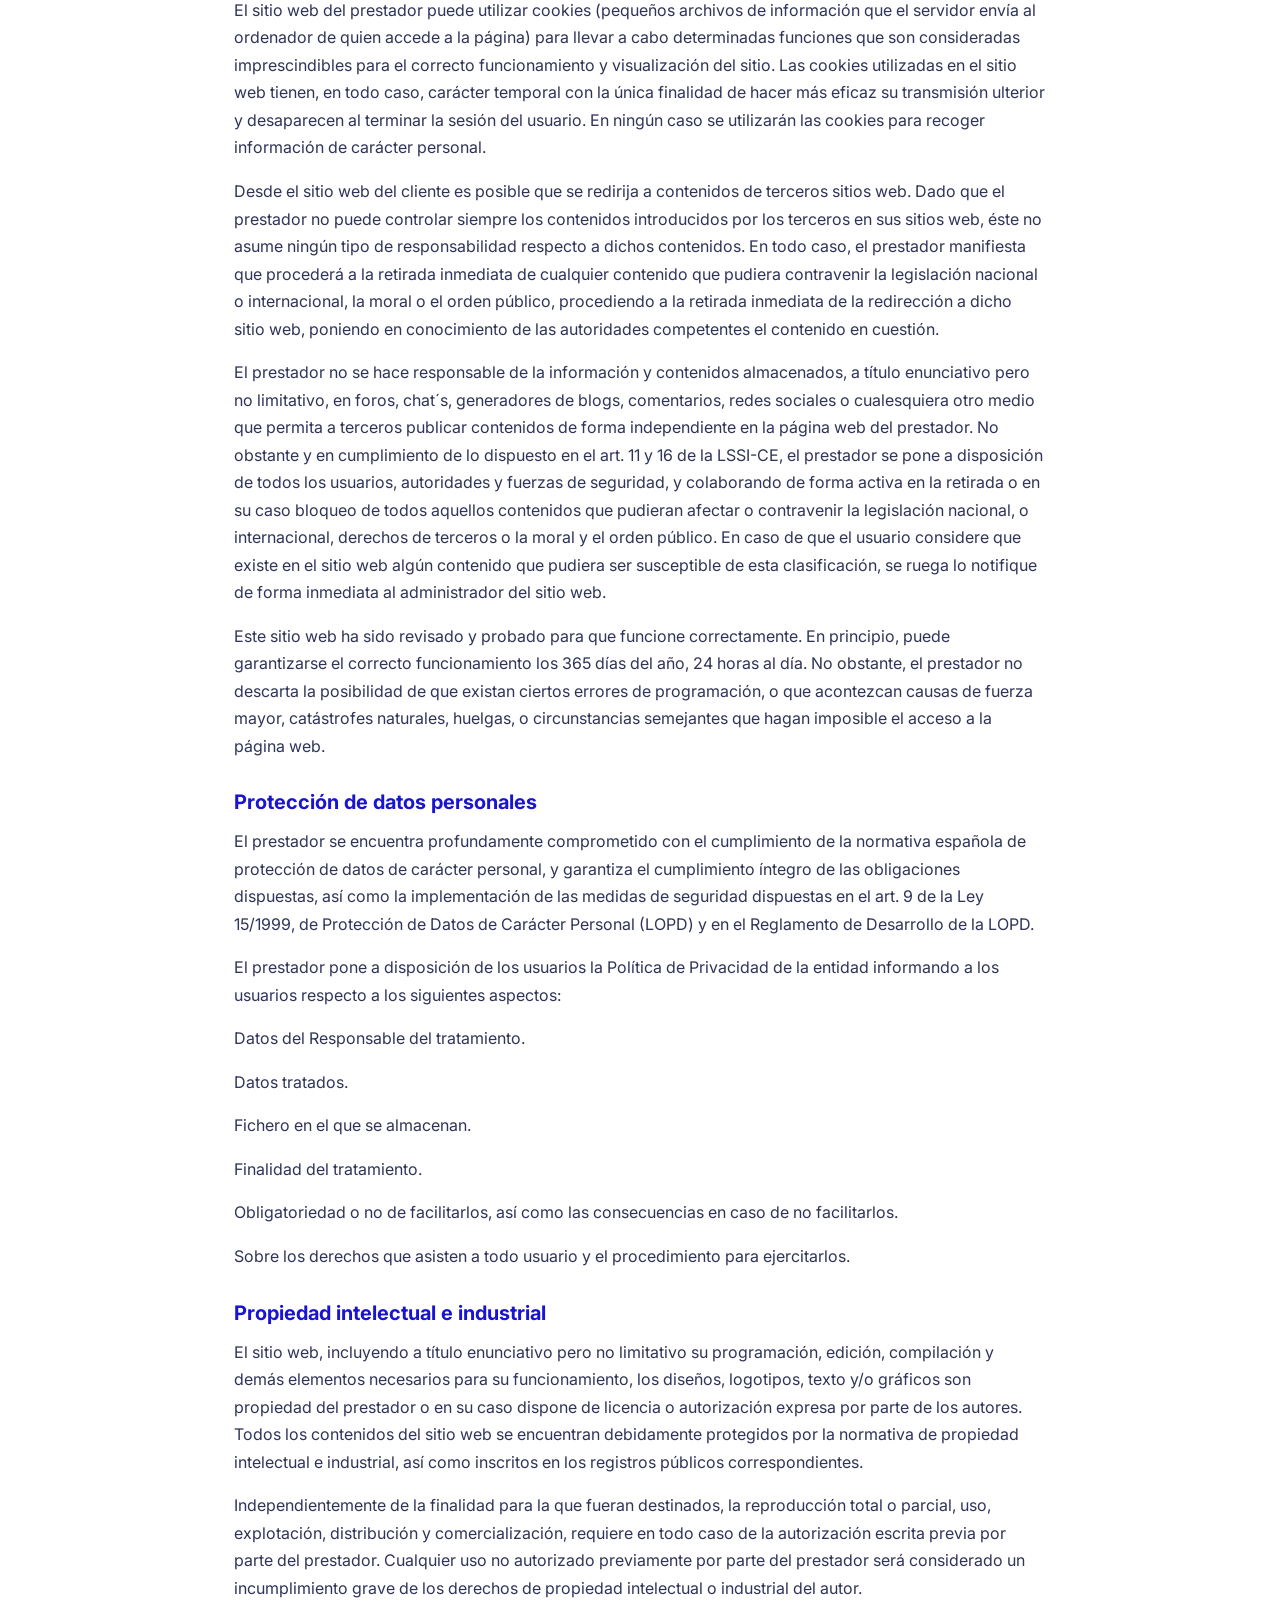
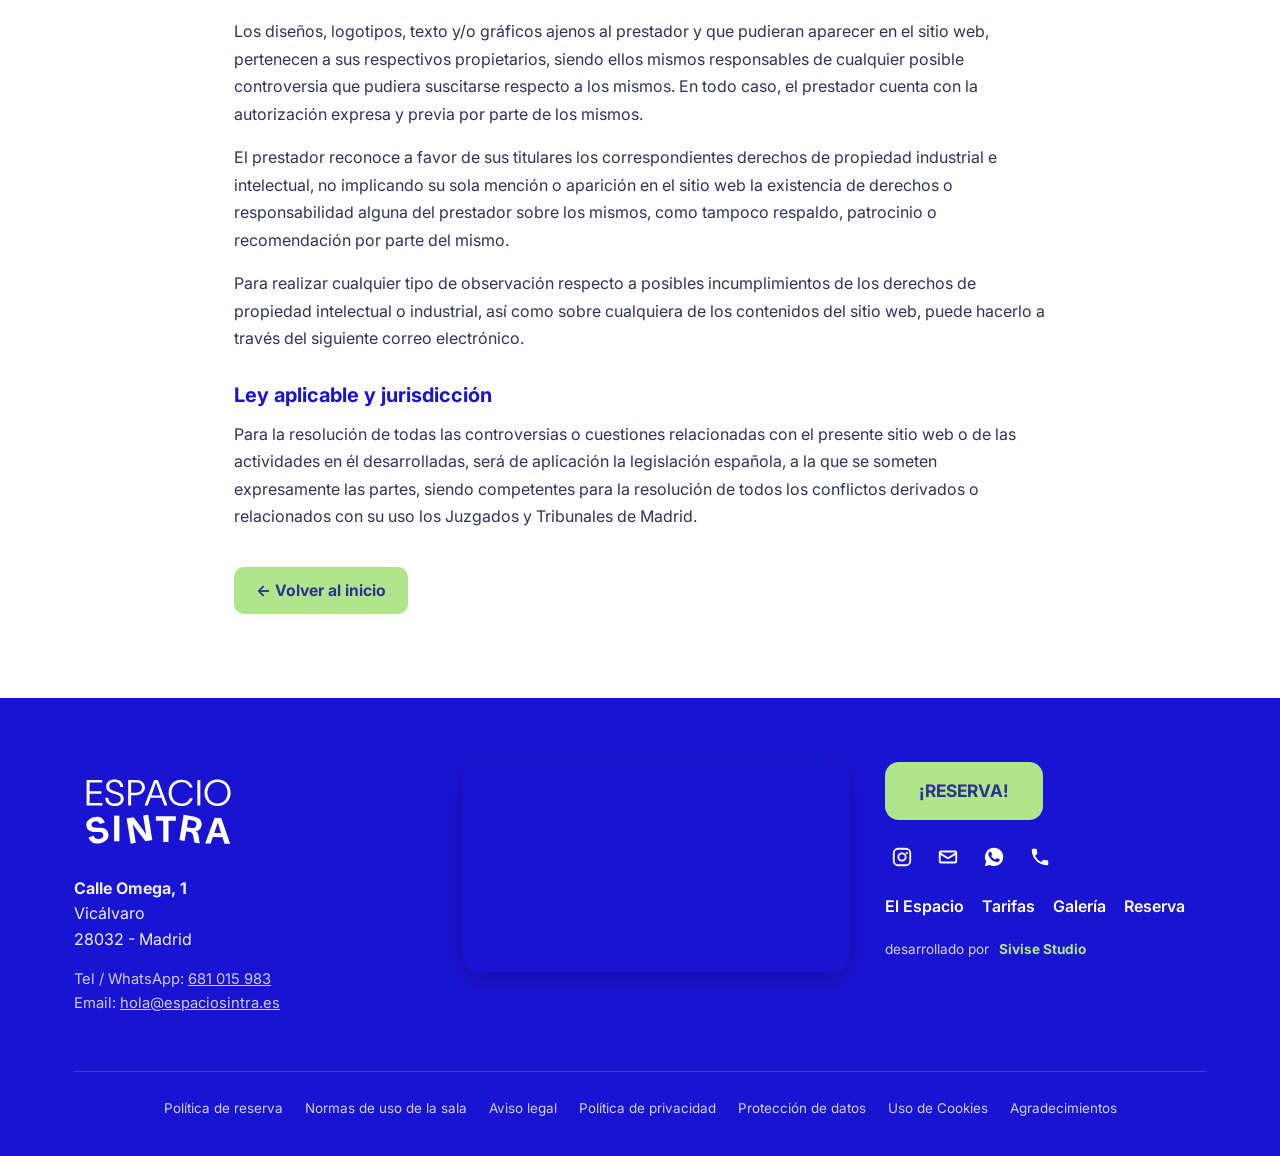
<file: aviso_legal/index.html>
<!DOCTYPE html>
<html lang="es">
<head>
  <meta charset="UTF-8">
  <meta name="viewport" content="width=device-width, initial-scale=1.0">
  <title>Espacio Sintra - Aviso legal</title>
  <meta name="description" content="Aviso legal — Espacio Sintra Madrid">
  <link rel="canonical" href="https://www.espaciosintra.es/aviso_legal/">
  <link rel="icon" type="image/png" href="../img/favicon.png">
  <link rel="apple-touch-icon" href="../img/apple-touch-icon.png">
  <meta property="og:type" content="website">
  <meta property="og:url" content="https://www.espaciosintra.es/aviso_legal/">
  <meta property="og:title" content="Espacio Sintra - Aviso legal">
  <meta property="og:description" content="Aviso legal — Espacio Sintra Madrid">
  <meta property="og:image" content="https://www.espaciosintra.es/img/og-image.png">
  <link rel="preconnect" href="https://fonts.googleapis.com">
  <link rel="preconnect" href="https://fonts.gstatic.com" crossorigin>
  <link href="https://fonts.googleapis.com/css2?family=Archivo:wght@600;700;800&family=Inter:wght@400;500;600;700;800&display=swap" rel="stylesheet">
  <link rel="stylesheet" href="../assets/style.css">
</head>
<body>
  <header class="site-header">
    <div class="container nav-inner">
      <a href="../" class="nav-logo" aria-label="Espacio Sintra Inicio">
        <img src="../img/brand/ES_logotipo-03.svg" alt="Espacio Sintra">
      </a>
      <div class="nav-right">
        <ul class="nav-links">
          <li><a href="../el_espacio/">El espacio</a></li>
          <li><a href="../tarifas/">Tarifas</a></li>
          <li><a href="../galeria/">Galería</a></li>
        </ul>
        <a href="../reservar/" class="btn-mint">¡RESERVA!</a>
        <div class="nav-socials">
        <a href="https://www.instagram.com/espaciosintramadrid" target="_blank" rel="noopener noreferrer" aria-label="Instagram"><svg viewBox="0 0 24 24" aria-hidden="true"><path d="M7.75 2h8.5A5.75 5.75 0 0 1 22 7.75v8.5A5.75 5.75 0 0 1 16.25 22h-8.5A5.75 5.75 0 0 1 2 16.25v-8.5A5.75 5.75 0 0 1 7.75 2Zm0 2A3.75 3.75 0 0 0 4 7.75v8.5A3.75 3.75 0 0 0 7.75 20h8.5A3.75 3.75 0 0 0 20 16.25v-8.5A3.75 3.75 0 0 0 16.25 4h-8.5ZM12 7a5 5 0 1 1 0 10 5 5 0 0 1 0-10Zm0 2a3 3 0 1 0 0 6 3 3 0 0 0 0-6Zm5.25-2.5a1.25 1.25 0 1 1 0 2.5 1.25 1.25 0 0 1 0-2.5Z"/></svg></a>
        <a href="mailto:hola@espaciosintra.es" aria-label="Email"><svg viewBox="0 0 24 24" aria-hidden="true"><path d="M4 5h16a2 2 0 0 1 2 2v10a2 2 0 0 1-2 2H4a2 2 0 0 1-2-2V7a2 2 0 0 1 2-2Zm0 2v.4l8 4.8 8-4.8V7H4Zm16 10V9.7l-7.49 4.5a1 1 0 0 1-1.02 0L4 9.7V17h16Z"/></svg></a>
        <a href="https://wa.me/34681015983" target="_blank" rel="noopener noreferrer" aria-label="WhatsApp"><svg viewBox="0 0 24 24" aria-hidden="true"><path d="M12.04 2a9.95 9.95 0 0 0-8.6 14.95L2 22l5.2-1.36A9.96 9.96 0 1 0 12.04 2Zm5.82 14.1c-.25.7-1.44 1.34-1.99 1.42-.52.08-1.18.11-1.9-.12-.44-.14-1-.33-1.72-.64-3.03-1.31-5-4.36-5.15-4.56-.15-.2-1.23-1.64-1.23-3.13 0-1.49.78-2.22 1.06-2.52.28-.3.6-.38.8-.38h.58c.19 0 .44-.07.69.52.25.6.85 2.08.92 2.23.08.15.13.33.03.53-.1.2-.15.33-.3.5-.15.18-.32.4-.45.54-.15.15-.3.31-.13.61.18.3.78 1.29 1.68 2.09 1.15 1.03 2.13 1.35 2.43 1.5.3.15.48.13.65-.08.18-.2.75-.88.95-1.18.2-.3.4-.25.68-.15.28.1 1.75.83 2.05.98.3.15.5.22.58.35.08.13.08.73-.17 1.43Z"/></svg></a>
        <a href="tel:681015983" aria-label="Teléfono"><svg viewBox="0 0 24 24" aria-hidden="true"><path d="M6.62 10.79a15.05 15.05 0 0 0 6.59 6.59l2.2-2.2a1 1 0 0 1 1.01-.24c1.12.37 2.33.57 3.58.57a1 1 0 0 1 1 1V20a1 1 0 0 1-1 1C10.61 21 3 13.39 3 4a1 1 0 0 1 1-1h3.5a1 1 0 0 1 1 1c0 1.25.2 2.46.57 3.58a1 1 0 0 1-.25 1.01l-2.2 2.2Z"/></svg></a>
    </div>
      </div>
      <button id="menu-toggle" class="menu-toggle" aria-label="Abrir menú" aria-expanded="false">
        <svg width="24" height="24" viewBox="0 0 24 24" fill="none" stroke="currentColor" stroke-width="2.5"><line x1="3" y1="6" x2="21" y2="6"/><line x1="3" y1="12" x2="21" y2="12"/><line x1="3" y1="18" x2="21" y2="18"/></svg>
      </button>
    </div>
    <nav id="mobile-drawer" class="mobile-drawer" aria-label="Navegación móvil">
      <ul>
        <li><a href="../el_espacio/">El espacio</a></li>
        <li><a href="../tarifas/">Tarifas</a></li>
        <li><a href="../galeria/">Galería</a></li>
        <li><a href="../reservar/">¡RESERVA!</a></li>
      </ul>
      <div class="nav-socials">
        <a href="https://www.instagram.com/espaciosintramadrid" target="_blank" rel="noopener noreferrer" aria-label="Instagram"><svg viewBox="0 0 24 24" aria-hidden="true"><path d="M7.75 2h8.5A5.75 5.75 0 0 1 22 7.75v8.5A5.75 5.75 0 0 1 16.25 22h-8.5A5.75 5.75 0 0 1 2 16.25v-8.5A5.75 5.75 0 0 1 7.75 2Zm0 2A3.75 3.75 0 0 0 4 7.75v8.5A3.75 3.75 0 0 0 7.75 20h8.5A3.75 3.75 0 0 0 20 16.25v-8.5A3.75 3.75 0 0 0 16.25 4h-8.5ZM12 7a5 5 0 1 1 0 10 5 5 0 0 1 0-10Zm0 2a3 3 0 1 0 0 6 3 3 0 0 0 0-6Zm5.25-2.5a1.25 1.25 0 1 1 0 2.5 1.25 1.25 0 0 1 0-2.5Z"/></svg></a>
        <a href="mailto:hola@espaciosintra.es" aria-label="Email"><svg viewBox="0 0 24 24" aria-hidden="true"><path d="M4 5h16a2 2 0 0 1 2 2v10a2 2 0 0 1-2 2H4a2 2 0 0 1-2-2V7a2 2 0 0 1 2-2Zm0 2v.4l8 4.8 8-4.8V7H4Zm16 10V9.7l-7.49 4.5a1 1 0 0 1-1.02 0L4 9.7V17h16Z"/></svg></a>
        <a href="https://wa.me/34681015983" target="_blank" rel="noopener noreferrer" aria-label="WhatsApp"><svg viewBox="0 0 24 24" aria-hidden="true"><path d="M12.04 2a9.95 9.95 0 0 0-8.6 14.95L2 22l5.2-1.36A9.96 9.96 0 1 0 12.04 2Zm5.82 14.1c-.25.7-1.44 1.34-1.99 1.42-.52.08-1.18.11-1.9-.12-.44-.14-1-.33-1.72-.64-3.03-1.31-5-4.36-5.15-4.56-.15-.2-1.23-1.64-1.23-3.13 0-1.49.78-2.22 1.06-2.52.28-.3.6-.38.8-.38h.58c.19 0 .44-.07.69.52.25.6.85 2.08.92 2.23.08.15.13.33.03.53-.1.2-.15.33-.3.5-.15.18-.32.4-.45.54-.15.15-.3.31-.13.61.18.3.78 1.29 1.68 2.09 1.15 1.03 2.13 1.35 2.43 1.5.3.15.48.13.65-.08.18-.2.75-.88.95-1.18.2-.3.4-.25.68-.15.28.1 1.75.83 2.05.98.3.15.5.22.58.35.08.13.08.73-.17 1.43Z"/></svg></a>
        <a href="tel:681015983" aria-label="Teléfono"><svg viewBox="0 0 24 24" aria-hidden="true"><path d="M6.62 10.79a15.05 15.05 0 0 0 6.59 6.59l2.2-2.2a1 1 0 0 1 1.01-.24c1.12.37 2.33.57 3.58.57a1 1 0 0 1 1 1V20a1 1 0 0 1-1 1C10.61 21 3 13.39 3 4a1 1 0 0 1 1-1h3.5a1 1 0 0 1 1 1c0 1.25.2 2.46.57 3.58a1 1 0 0 1-.25 1.01l-2.2 2.2Z"/></svg></a>
    </div>
    </nav>
  </header>

  <main>

    <section class="legal-wrap">
      <h1>Aviso legal</h1>
      <h2>Espacio Sintra</h2>
      <h2>Aviso legal</h2>
      <p>Denominación Social: Víctor Aguado Burgueño</p>
      <p>CIF / NIF: 02664404S</p>
      <p>Nombre Comercial: Espacio Sintra</p>
      <p>Domicilio Social: Huerta del Convento, 8. 28032 Madrid</p>
      <p>Teléfono: (+34) 681 015 983</p>
      <p>E-Mail: hola@espaciosintra.es</p>
      <p>Denominación Social: Víctor Aguado Burgueño</p>
      <p>CIF / NIF: 02664404S</p>
      <p>Nombre Comercial: Espacio Sintra</p>
      <p>Domicilio Social: Huerta del Convento, 8. 28032 Madrid</p>
      <p>Teléfono: (+34) 681 015 983</p>
      <p>E-Mail: hola@espaciosintra.es</p>
      <p>Denominación Social: Víctor Aguado Burgueño</p>
      <p>CIF / NIF: 02664404S</p>
      <p>Nombre Comercial: Espacio Sintra</p>
      <p>Domicilio Social: Huerta del Convento, 8. 28032 Madrid</p>
      <p>Teléfono: (+34) 681 015 983</p>
      <p>E-Mail: hola@espaciosintra.es</p>
      <h2>Objeto</h2>
      <p>El prestador, responsable del sitio web, pone a disposición de los usuarios el presente documento con el que pretende dar cumplimiento a las obligaciones dispuestas en la Ley 34/2002, de Servicios de la Sociedad de la Información y del Comercio Electrónico (LSSI-CE), así como informar a todos los usuarios del sitio web respecto a cuáles son las condiciones de uso del sitio web.</p>
      <p>Toda persona que acceda a este sitio web asume el papel de usuario, comprometiéndose a la observancia y cumplimiento riguroso de las disposiciones aquí dispuestas, así como a cualesquiera otra disposición legal que fuera de aplicación.</p>
      <p>El prestador se reserva el derecho a modificar cualquier tipo de información que pudiera aparecer en el sitio web, sin que exista obligación de preavisar o poner en conocimiento de los usuarios dichas obligaciones, entendiéndose como suficiente con la publicación en el sitio web del prestador.</p>
      <h2>Responsabilidad</h2>
      <p>El prestador se exime de cualquier tipo de responsabilidad derivada de la información publicada en su sitio web, siempre que esta información haya sido manipulada o introducida por un tercero ajeno al mismo.</p>
      <p>El sitio web del prestador puede utilizar cookies (pequeños archivos de información que el servidor envía al ordenador de quien accede a la página) para llevar a cabo determinadas funciones que son consideradas imprescindibles para el correcto funcionamiento y visualización del sitio. Las cookies utilizadas en el sitio web tienen, en todo caso, carácter temporal con la única finalidad de hacer más eficaz su transmisión ulterior y desaparecen al terminar la sesión del usuario. En ningún caso se utilizarán las cookies para recoger información de carácter personal.</p>
      <p>Desde el sitio web del cliente es posible que se redirija a contenidos de terceros sitios web. Dado que el prestador no puede controlar siempre los contenidos introducidos por los terceros en sus sitios web, éste no asume ningún tipo de responsabilidad respecto a dichos contenidos. En todo caso, el prestador manifiesta que procederá a la retirada inmediata de cualquier contenido que pudiera contravenir la legislación nacional o internacional, la moral o el orden público, procediendo a la retirada inmediata de la redirección a dicho sitio web, poniendo en conocimiento de las autoridades competentes el contenido en cuestión.</p>
      <p>El prestador no se hace responsable de la información y contenidos almacenados, a título enunciativo pero no limitativo, en foros, chat´s, generadores de blogs, comentarios, redes sociales o cualesquiera otro medio que permita a terceros publicar contenidos de forma independiente en la página web del prestador. No obstante y en cumplimiento de lo dispuesto en el art. 11 y 16 de la LSSI-CE, el prestador se pone a disposición de todos los usuarios, autoridades y fuerzas de seguridad, y colaborando de forma activa en la retirada o en su caso bloqueo de todos aquellos contenidos que pudieran afectar o contravenir la legislación nacional, o internacional, derechos de terceros o la moral y el orden público. En caso de que el usuario considere que existe en el sitio web algún contenido que pudiera ser susceptible de esta clasificación, se ruega lo notifique de forma inmediata al administrador del sitio web.</p>
      <p>Este sitio web ha sido revisado y probado para que funcione correctamente. En principio, puede garantizarse el correcto funcionamiento los 365 días del año, 24 horas al día. No obstante, el prestador no descarta la posibilidad de que existan ciertos errores de programación, o que acontezcan causas de fuerza mayor, catástrofes naturales, huelgas, o circunstancias semejantes que hagan imposible el acceso a la página web.</p>
      <h2>Protección de datos personales</h2>
      <p>El prestador se encuentra profundamente comprometido con el cumplimiento de la normativa española de protección de datos de carácter personal, y garantiza el cumplimiento íntegro de las obligaciones dispuestas, así como la implementación de las medidas de seguridad dispuestas en el art. 9 de la Ley 15/1999, de Protección de Datos de Carácter Personal (LOPD) y en el Reglamento de Desarrollo de la LOPD.</p>
      <p>El prestador pone a disposición de los usuarios la Política de Privacidad de la entidad informando a los usuarios respecto a los siguientes aspectos:</p>
      <p>Datos del Responsable del tratamiento.</p>
      <p>Datos tratados.</p>
      <p>Fichero en el que se almacenan.</p>
      <p>Finalidad del tratamiento.</p>
      <p>Obligatoriedad o no de facilitarlos, así como las consecuencias en caso de no facilitarlos.</p>
      <p>Sobre los derechos que asisten a todo usuario y el procedimiento para ejercitarlos.</p>
      <h2>Propiedad intelectual e industrial</h2>
      <p>El sitio web, incluyendo a título enunciativo pero no limitativo su programación, edición, compilación y demás elementos necesarios para su funcionamiento, los diseños, logotipos, texto y/o gráficos son propiedad del prestador o en su caso dispone de licencia o autorización expresa por parte de los autores. Todos los contenidos del sitio web se encuentran debidamente protegidos por la normativa de propiedad intelectual e industrial, así como inscritos en los registros públicos correspondientes.</p>
      <p>Independientemente de la finalidad para la que fueran destinados, la reproducción total o parcial, uso, explotación, distribución y comercialización, requiere en todo caso de la autorización escrita previa por parte del prestador. Cualquier uso no autorizado previamente por parte del prestador será considerado un incumplimiento grave de los derechos de propiedad intelectual o industrial del autor.</p>
      <p>Los diseños, logotipos, texto y/o gráficos ajenos al prestador y que pudieran aparecer en el sitio web, pertenecen a sus respectivos propietarios, siendo ellos mismos responsables de cualquier posible controversia que pudiera suscitarse respecto a los mismos. En todo caso, el prestador cuenta con la autorización expresa y previa por parte de los mismos.</p>
      <p>El prestador reconoce a favor de sus titulares los correspondientes derechos de propiedad industrial e intelectual, no implicando su sola mención o aparición en el sitio web la existencia de derechos o responsabilidad alguna del prestador sobre los mismos, como tampoco respaldo, patrocinio o recomendación por parte del mismo.</p>
      <p>Para realizar cualquier tipo de observación respecto a posibles incumplimientos de los derechos de propiedad intelectual o industrial, así como sobre cualquiera de los contenidos del sitio web, puede hacerlo a través del siguiente correo electrónico.</p>
      <h2>Ley aplicable y jurisdicción</h2>
      <p>Para la resolución de todas las controversias o cuestiones relacionadas con el presente sitio web o de las actividades en él desarrolladas, será de aplicación la legislación española, a la que se someten expresamente las partes, siendo competentes para la resolución de todos los conflictos derivados o relacionados con su uso los Juzgados y Tribunales de Madrid.</p>
      <div style="margin-top:36px;">
        <a href="../" class="btn-mint">&larr; Volver al inicio</a>
      </div>
    </section>

  </main>

  <footer class="site-footer">
    <div class="container">
      <div class="footer-top">
        <div>
          <img src="../img/brand/ES_logotipo-03.svg" alt="Espacio Sintra" class="footer-logo">
          <p class="footer-address">
            <strong>Calle Omega, 1</strong><br>
            Vicálvaro<br>
            28032 - Madrid
          </p>
          <p class="footer-address" style="font-size:0.92rem; opacity:0.85;">
            Tel / WhatsApp: <a href="tel:681015983" style="text-decoration:underline;">681 015 983</a><br>
            Email: <a href="mailto:hola@espaciosintra.es" style="text-decoration:underline;">hola@espaciosintra.es</a>
          </p>
        </div>

        <div>
          <iframe class="footer-map" loading="lazy" referrerpolicy="no-referrer-when-downgrade" title="Ubicación de Espacio Sintra en Google Maps" src="https://www.google.com/maps/embed?pb=!1m18!1m12!1m3!1d3038.375888779469!2d-3.607991523493664!3d40.400522956624826!2m3!1f0!2f0!3f0!3m2!1i1024!2i768!4f13.1!3m3!1m2!1s0xd42251a2ddd2651%3A0xb4d147cf2492450a!2sEspacio%20Sintra!5e0!3m2!1ses!2ses!4v1754129785091!5m2!1ses!2ses"></iframe>
        </div>

        <div class="footer-actions">
          <a href="../reservar/" class="btn-mint btn-mint-lg">¡RESERVA!</a>
          <div class="nav-socials">
        <a href="https://www.instagram.com/espaciosintramadrid" target="_blank" rel="noopener noreferrer" aria-label="Instagram"><svg viewBox="0 0 24 24" aria-hidden="true"><path d="M7.75 2h8.5A5.75 5.75 0 0 1 22 7.75v8.5A5.75 5.75 0 0 1 16.25 22h-8.5A5.75 5.75 0 0 1 2 16.25v-8.5A5.75 5.75 0 0 1 7.75 2Zm0 2A3.75 3.75 0 0 0 4 7.75v8.5A3.75 3.75 0 0 0 7.75 20h8.5A3.75 3.75 0 0 0 20 16.25v-8.5A3.75 3.75 0 0 0 16.25 4h-8.5ZM12 7a5 5 0 1 1 0 10 5 5 0 0 1 0-10Zm0 2a3 3 0 1 0 0 6 3 3 0 0 0 0-6Zm5.25-2.5a1.25 1.25 0 1 1 0 2.5 1.25 1.25 0 0 1 0-2.5Z"/></svg></a>
        <a href="mailto:hola@espaciosintra.es" aria-label="Email"><svg viewBox="0 0 24 24" aria-hidden="true"><path d="M4 5h16a2 2 0 0 1 2 2v10a2 2 0 0 1-2 2H4a2 2 0 0 1-2-2V7a2 2 0 0 1 2-2Zm0 2v.4l8 4.8 8-4.8V7H4Zm16 10V9.7l-7.49 4.5a1 1 0 0 1-1.02 0L4 9.7V17h16Z"/></svg></a>
        <a href="https://wa.me/34681015983" target="_blank" rel="noopener noreferrer" aria-label="WhatsApp"><svg viewBox="0 0 24 24" aria-hidden="true"><path d="M12.04 2a9.95 9.95 0 0 0-8.6 14.95L2 22l5.2-1.36A9.96 9.96 0 1 0 12.04 2Zm5.82 14.1c-.25.7-1.44 1.34-1.99 1.42-.52.08-1.18.11-1.9-.12-.44-.14-1-.33-1.72-.64-3.03-1.31-5-4.36-5.15-4.56-.15-.2-1.23-1.64-1.23-3.13 0-1.49.78-2.22 1.06-2.52.28-.3.6-.38.8-.38h.58c.19 0 .44-.07.69.52.25.6.85 2.08.92 2.23.08.15.13.33.03.53-.1.2-.15.33-.3.5-.15.18-.32.4-.45.54-.15.15-.3.31-.13.61.18.3.78 1.29 1.68 2.09 1.15 1.03 2.13 1.35 2.43 1.5.3.15.48.13.65-.08.18-.2.75-.88.95-1.18.2-.3.4-.25.68-.15.28.1 1.75.83 2.05.98.3.15.5.22.58.35.08.13.08.73-.17 1.43Z"/></svg></a>
        <a href="tel:681015983" aria-label="Teléfono"><svg viewBox="0 0 24 24" aria-hidden="true"><path d="M6.62 10.79a15.05 15.05 0 0 0 6.59 6.59l2.2-2.2a1 1 0 0 1 1.01-.24c1.12.37 2.33.57 3.58.57a1 1 0 0 1 1 1V20a1 1 0 0 1-1 1C10.61 21 3 13.39 3 4a1 1 0 0 1 1-1h3.5a1 1 0 0 1 1 1c0 1.25.2 2.46.57 3.58a1 1 0 0 1-.25 1.01l-2.2 2.2Z"/></svg></a>
    </div>
          <nav class="footer-nav" aria-label="Enlaces pie de página">
            <a href="../el_espacio/">El Espacio</a>
            <a href="../tarifas/">Tarifas</a>
            <a href="../galeria/">Galería</a>
            <a href="../reservar/">Reserva</a>
          </nav>
          <a href="https://www.sivisestudio.es/" target="_blank" rel="noopener noreferrer" class="footer-credit">
            desarrollado por <strong>Sivise Studio</strong>
          </a>
        </div>
      </div>

      <div class="footer-legal">
        <a href="../politica_reserva/">Política de reserva</a>
        <a href="../terminos_condiciones/">Normas de uso de la sala</a>
        <a href="../aviso_legal/">Aviso legal</a>
        <a href="../politica_privacidad/">Política de privacidad</a>
        <a href="../proteccion_datos/">Protección de datos</a>
        <a href="../uso_cookies/">Uso de Cookies</a>
        <a href="../gracias/">Agradecimientos</a>
      </div>
    </div>
  </footer>

  <script src="../assets/app.js"></script>
</body>
</html>
</file>
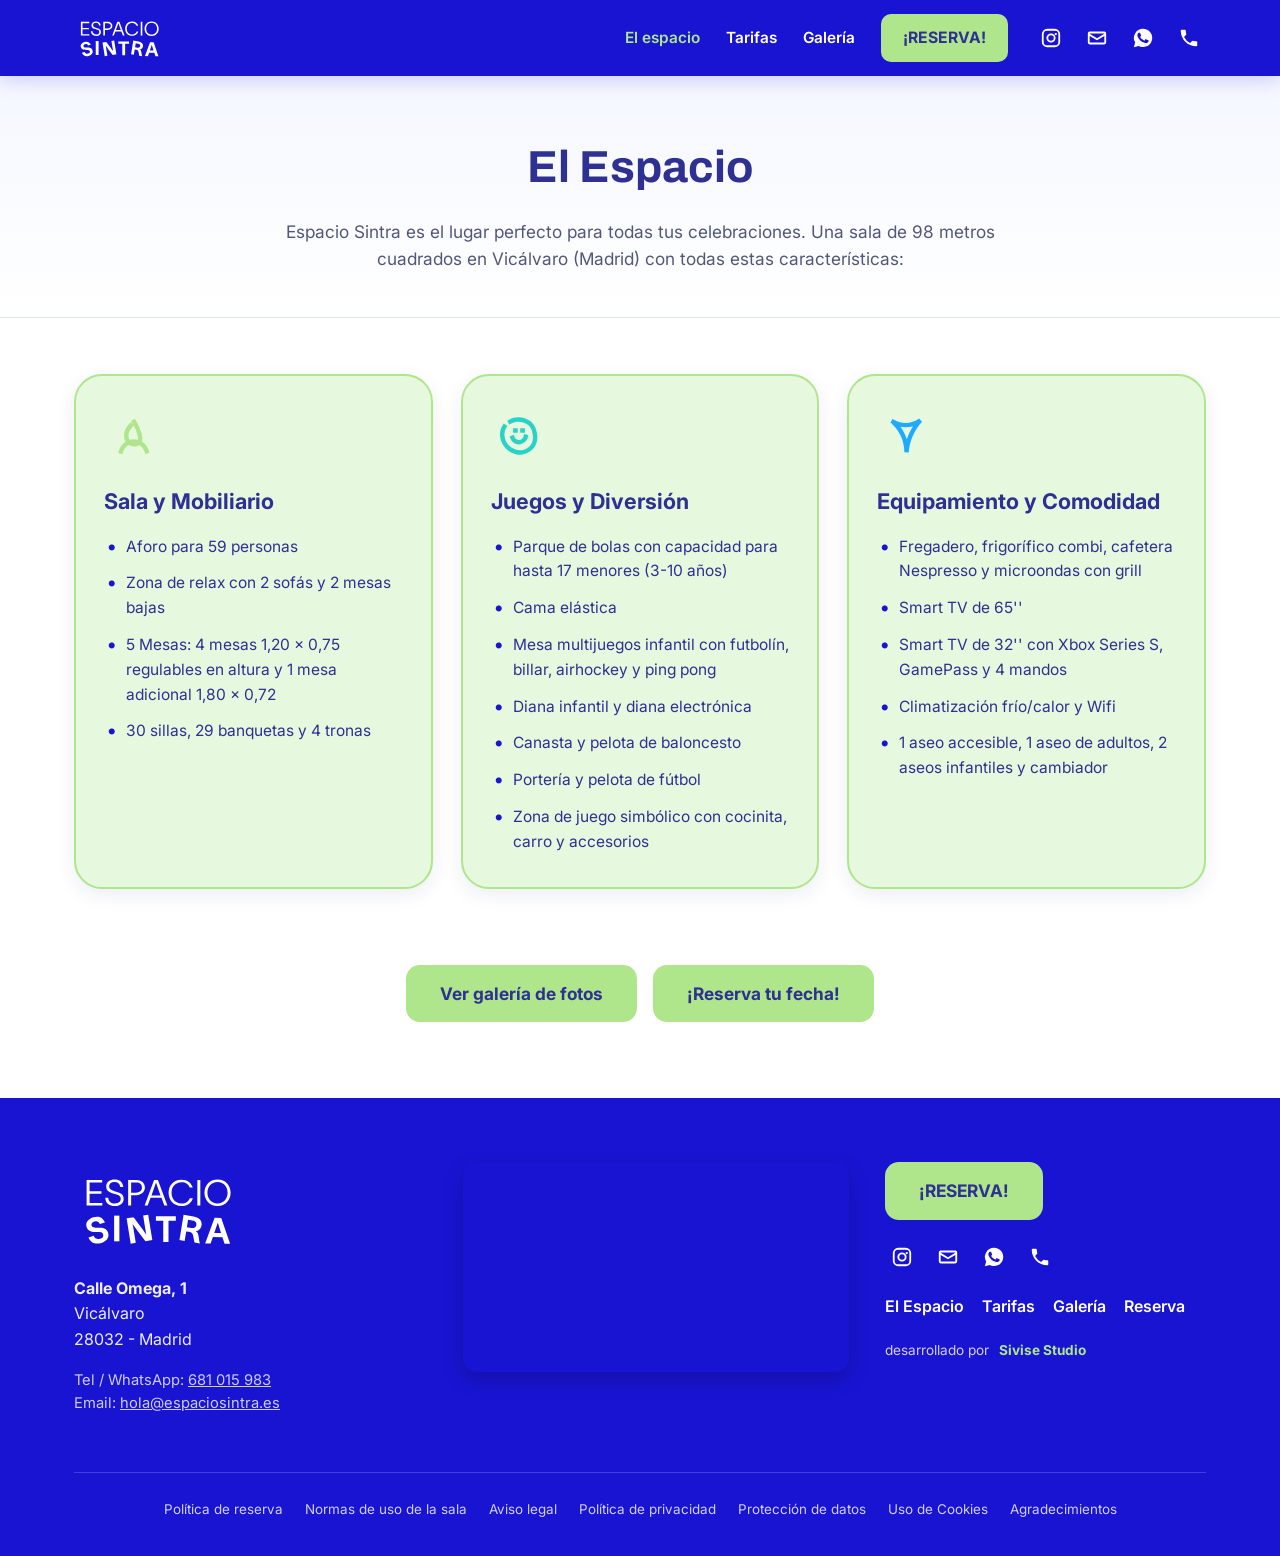
<file: el_espacio/index.html>
<!DOCTYPE html>
<html lang="es">
<head>
  <meta charset="UTF-8">
  <meta name="viewport" content="width=device-width, initial-scale=1.0">
  <title>Espacio Sintra - El Espacio</title>
  <meta name="description" content="Descubre nuestra sala de celebraciones de 98m2 en Vicálvaro, Madrid: parque de bolas, cama elástica, Xbox, cocina equipada y aforo para 59 personas.">
  <link rel="canonical" href="https://www.espaciosintra.es/el_espacio/">
  <link rel="icon" type="image/png" href="../img/favicon.png">
  <link rel="apple-touch-icon" href="../img/apple-touch-icon.png">
  <meta property="og:type" content="website">
  <meta property="og:url" content="https://www.espaciosintra.es/el_espacio/">
  <meta property="og:title" content="Espacio Sintra - El Espacio">
  <meta property="og:description" content="Descubre nuestra sala de celebraciones de 98m2 en Vicálvaro, Madrid: parque de bolas, cama elástica, Xbox, cocina equipada y aforo para 59 personas.">
  <meta property="og:image" content="https://www.espaciosintra.es/img/og-image.png">
  <link rel="preconnect" href="https://fonts.googleapis.com">
  <link rel="preconnect" href="https://fonts.gstatic.com" crossorigin>
  <link href="https://fonts.googleapis.com/css2?family=Archivo:wght@600;700;800&family=Inter:wght@400;500;600;700;800&display=swap" rel="stylesheet">
  <link rel="stylesheet" href="../assets/style.css">
</head>
<body>
  <header class="site-header">
    <div class="container nav-inner">
      <a href="../" class="nav-logo" aria-label="Espacio Sintra Inicio">
        <img src="../img/brand/ES_logotipo-03.svg" alt="Espacio Sintra">
      </a>
      <div class="nav-right">
        <ul class="nav-links">
          <li><a href="../el_espacio/" class="active">El espacio</a></li>
          <li><a href="../tarifas/">Tarifas</a></li>
          <li><a href="../galeria/">Galería</a></li>
        </ul>
        <a href="../reservar/" class="btn-mint">¡RESERVA!</a>
        <div class="nav-socials">
        <a href="https://www.instagram.com/espaciosintramadrid" target="_blank" rel="noopener noreferrer" aria-label="Instagram"><svg viewBox="0 0 24 24" aria-hidden="true"><path d="M7.75 2h8.5A5.75 5.75 0 0 1 22 7.75v8.5A5.75 5.75 0 0 1 16.25 22h-8.5A5.75 5.75 0 0 1 2 16.25v-8.5A5.75 5.75 0 0 1 7.75 2Zm0 2A3.75 3.75 0 0 0 4 7.75v8.5A3.75 3.75 0 0 0 7.75 20h8.5A3.75 3.75 0 0 0 20 16.25v-8.5A3.75 3.75 0 0 0 16.25 4h-8.5ZM12 7a5 5 0 1 1 0 10 5 5 0 0 1 0-10Zm0 2a3 3 0 1 0 0 6 3 3 0 0 0 0-6Zm5.25-2.5a1.25 1.25 0 1 1 0 2.5 1.25 1.25 0 0 1 0-2.5Z"/></svg></a>
        <a href="mailto:hola@espaciosintra.es" aria-label="Email"><svg viewBox="0 0 24 24" aria-hidden="true"><path d="M4 5h16a2 2 0 0 1 2 2v10a2 2 0 0 1-2 2H4a2 2 0 0 1-2-2V7a2 2 0 0 1 2-2Zm0 2v.4l8 4.8 8-4.8V7H4Zm16 10V9.7l-7.49 4.5a1 1 0 0 1-1.02 0L4 9.7V17h16Z"/></svg></a>
        <a href="https://wa.me/34681015983" target="_blank" rel="noopener noreferrer" aria-label="WhatsApp"><svg viewBox="0 0 24 24" aria-hidden="true"><path d="M12.04 2a9.95 9.95 0 0 0-8.6 14.95L2 22l5.2-1.36A9.96 9.96 0 1 0 12.04 2Zm5.82 14.1c-.25.7-1.44 1.34-1.99 1.42-.52.08-1.18.11-1.9-.12-.44-.14-1-.33-1.72-.64-3.03-1.31-5-4.36-5.15-4.56-.15-.2-1.23-1.64-1.23-3.13 0-1.49.78-2.22 1.06-2.52.28-.3.6-.38.8-.38h.58c.19 0 .44-.07.69.52.25.6.85 2.08.92 2.23.08.15.13.33.03.53-.1.2-.15.33-.3.5-.15.18-.32.4-.45.54-.15.15-.3.31-.13.61.18.3.78 1.29 1.68 2.09 1.15 1.03 2.13 1.35 2.43 1.5.3.15.48.13.65-.08.18-.2.75-.88.95-1.18.2-.3.4-.25.68-.15.28.1 1.75.83 2.05.98.3.15.5.22.58.35.08.13.08.73-.17 1.43Z"/></svg></a>
        <a href="tel:681015983" aria-label="Teléfono"><svg viewBox="0 0 24 24" aria-hidden="true"><path d="M6.62 10.79a15.05 15.05 0 0 0 6.59 6.59l2.2-2.2a1 1 0 0 1 1.01-.24c1.12.37 2.33.57 3.58.57a1 1 0 0 1 1 1V20a1 1 0 0 1-1 1C10.61 21 3 13.39 3 4a1 1 0 0 1 1-1h3.5a1 1 0 0 1 1 1c0 1.25.2 2.46.57 3.58a1 1 0 0 1-.25 1.01l-2.2 2.2Z"/></svg></a>
    </div>
      </div>
      <button id="menu-toggle" class="menu-toggle" aria-label="Abrir menú" aria-expanded="false">
        <svg width="24" height="24" viewBox="0 0 24 24" fill="none" stroke="currentColor" stroke-width="2.5"><line x1="3" y1="6" x2="21" y2="6"/><line x1="3" y1="12" x2="21" y2="12"/><line x1="3" y1="18" x2="21" y2="18"/></svg>
      </button>
    </div>
    <nav id="mobile-drawer" class="mobile-drawer" aria-label="Navegación móvil">
      <ul>
        <li><a href="../el_espacio/">El espacio</a></li>
        <li><a href="../tarifas/">Tarifas</a></li>
        <li><a href="../galeria/">Galería</a></li>
        <li><a href="../reservar/">¡RESERVA!</a></li>
      </ul>
      <div class="nav-socials">
        <a href="https://www.instagram.com/espaciosintramadrid" target="_blank" rel="noopener noreferrer" aria-label="Instagram"><svg viewBox="0 0 24 24" aria-hidden="true"><path d="M7.75 2h8.5A5.75 5.75 0 0 1 22 7.75v8.5A5.75 5.75 0 0 1 16.25 22h-8.5A5.75 5.75 0 0 1 2 16.25v-8.5A5.75 5.75 0 0 1 7.75 2Zm0 2A3.75 3.75 0 0 0 4 7.75v8.5A3.75 3.75 0 0 0 7.75 20h8.5A3.75 3.75 0 0 0 20 16.25v-8.5A3.75 3.75 0 0 0 16.25 4h-8.5ZM12 7a5 5 0 1 1 0 10 5 5 0 0 1 0-10Zm0 2a3 3 0 1 0 0 6 3 3 0 0 0 0-6Zm5.25-2.5a1.25 1.25 0 1 1 0 2.5 1.25 1.25 0 0 1 0-2.5Z"/></svg></a>
        <a href="mailto:hola@espaciosintra.es" aria-label="Email"><svg viewBox="0 0 24 24" aria-hidden="true"><path d="M4 5h16a2 2 0 0 1 2 2v10a2 2 0 0 1-2 2H4a2 2 0 0 1-2-2V7a2 2 0 0 1 2-2Zm0 2v.4l8 4.8 8-4.8V7H4Zm16 10V9.7l-7.49 4.5a1 1 0 0 1-1.02 0L4 9.7V17h16Z"/></svg></a>
        <a href="https://wa.me/34681015983" target="_blank" rel="noopener noreferrer" aria-label="WhatsApp"><svg viewBox="0 0 24 24" aria-hidden="true"><path d="M12.04 2a9.95 9.95 0 0 0-8.6 14.95L2 22l5.2-1.36A9.96 9.96 0 1 0 12.04 2Zm5.82 14.1c-.25.7-1.44 1.34-1.99 1.42-.52.08-1.18.11-1.9-.12-.44-.14-1-.33-1.72-.64-3.03-1.31-5-4.36-5.15-4.56-.15-.2-1.23-1.64-1.23-3.13 0-1.49.78-2.22 1.06-2.52.28-.3.6-.38.8-.38h.58c.19 0 .44-.07.69.52.25.6.85 2.08.92 2.23.08.15.13.33.03.53-.1.2-.15.33-.3.5-.15.18-.32.4-.45.54-.15.15-.3.31-.13.61.18.3.78 1.29 1.68 2.09 1.15 1.03 2.13 1.35 2.43 1.5.3.15.48.13.65-.08.18-.2.75-.88.95-1.18.2-.3.4-.25.68-.15.28.1 1.75.83 2.05.98.3.15.5.22.58.35.08.13.08.73-.17 1.43Z"/></svg></a>
        <a href="tel:681015983" aria-label="Teléfono"><svg viewBox="0 0 24 24" aria-hidden="true"><path d="M6.62 10.79a15.05 15.05 0 0 0 6.59 6.59l2.2-2.2a1 1 0 0 1 1.01-.24c1.12.37 2.33.57 3.58.57a1 1 0 0 1 1 1V20a1 1 0 0 1-1 1C10.61 21 3 13.39 3 4a1 1 0 0 1 1-1h3.5a1 1 0 0 1 1 1c0 1.25.2 2.46.57 3.58a1 1 0 0 1-.25 1.01l-2.2 2.2Z"/></svg></a>
    </div>
    </nav>
  </header>

  <main>

    <section class="page-hero">
      <div class="container">
        <h1>El Espacio</h1>
        <p>Espacio Sintra es el lugar perfecto para todas tus celebraciones. Una sala de 98 metros cuadrados en Vicálvaro (Madrid) con todas estas características:</p>
      </div>
    </section>

    <section class="container">
      <div class="espacio-grid">
        <article class="espacio-card">
          <img src="../img/icons/ic1.svg" alt="" class="espacio-card-icon">
          <h2>Sala y Mobiliario</h2>
          <ul class="espacio-list">
            <li>Aforo para 59 personas</li>
            <li>Zona de relax con 2 sofás y 2 mesas bajas</li>
            <li>5 Mesas: 4 mesas 1,20 x 0,75 regulables en altura y 1 mesa adicional 1,80 x 0,72</li>
            <li>30 sillas, 29 banquetas y 4 tronas</li>
          </ul>
        </article>

        <article class="espacio-card">
          <img src="../img/icons/ic2.svg" alt="" class="espacio-card-icon">
          <h2>Juegos y Diversión</h2>
          <ul class="espacio-list">
            <li>Parque de bolas con capacidad para hasta 17 menores (3-10 años)</li>
            <li>Cama elástica</li>
            <li>Mesa multijuegos infantil con futbolín, billar, airhockey y ping pong</li>
            <li>Diana infantil y diana electrónica</li>
            <li>Canasta y pelota de baloncesto</li>
            <li>Portería y pelota de fútbol</li>
            <li>Zona de juego simbólico con cocinita, carro y accesorios</li>
          </ul>
        </article>

        <article class="espacio-card">
          <img src="../img/icons/ic3.svg" alt="" class="espacio-card-icon">
          <h2>Equipamiento y Comodidad</h2>
          <ul class="espacio-list">
            <li>Fregadero, frigorífico combi, cafetera Nespresso y microondas con grill</li>
            <li>Smart TV de 65''</li>
            <li>Smart TV de 32'' con Xbox Series S, GamePass y 4 mandos</li>
            <li>Climatización frío/calor y Wifi</li>
            <li>1 aseo accesible, 1 aseo de adultos, 2 aseos infantiles y cambiador</li>
          </ul>
        </article>
      </div>
      <div style="text-align:center; padding-bottom:76px;">
        <a href="../galeria/" class="btn-mint btn-mint-lg" style="margin-right:12px;">Ver galería de fotos</a>
        <a href="../reservar/" class="btn-mint btn-mint-lg">¡Reserva tu fecha!</a>
      </div>
    </section>

  </main>

  <footer class="site-footer">
    <div class="container">
      <div class="footer-top">
        <div>
          <img src="../img/brand/ES_logotipo-03.svg" alt="Espacio Sintra" class="footer-logo">
          <p class="footer-address">
            <strong>Calle Omega, 1</strong><br>
            Vicálvaro<br>
            28032 - Madrid
          </p>
          <p class="footer-address" style="font-size:0.92rem; opacity:0.85;">
            Tel / WhatsApp: <a href="tel:681015983" style="text-decoration:underline;">681 015 983</a><br>
            Email: <a href="mailto:hola@espaciosintra.es" style="text-decoration:underline;">hola@espaciosintra.es</a>
          </p>
        </div>

        <div>
          <iframe class="footer-map" loading="lazy" referrerpolicy="no-referrer-when-downgrade" title="Ubicación de Espacio Sintra en Google Maps" src="https://www.google.com/maps/embed?pb=!1m18!1m12!1m3!1d3038.375888779469!2d-3.607991523493664!3d40.400522956624826!2m3!1f0!2f0!3f0!3m2!1i1024!2i768!4f13.1!3m3!1m2!1s0xd42251a2ddd2651%3A0xb4d147cf2492450a!2sEspacio%20Sintra!5e0!3m2!1ses!2ses!4v1754129785091!5m2!1ses!2ses"></iframe>
        </div>

        <div class="footer-actions">
          <a href="../reservar/" class="btn-mint btn-mint-lg">¡RESERVA!</a>
          <div class="nav-socials">
        <a href="https://www.instagram.com/espaciosintramadrid" target="_blank" rel="noopener noreferrer" aria-label="Instagram"><svg viewBox="0 0 24 24" aria-hidden="true"><path d="M7.75 2h8.5A5.75 5.75 0 0 1 22 7.75v8.5A5.75 5.75 0 0 1 16.25 22h-8.5A5.75 5.75 0 0 1 2 16.25v-8.5A5.75 5.75 0 0 1 7.75 2Zm0 2A3.75 3.75 0 0 0 4 7.75v8.5A3.75 3.75 0 0 0 7.75 20h8.5A3.75 3.75 0 0 0 20 16.25v-8.5A3.75 3.75 0 0 0 16.25 4h-8.5ZM12 7a5 5 0 1 1 0 10 5 5 0 0 1 0-10Zm0 2a3 3 0 1 0 0 6 3 3 0 0 0 0-6Zm5.25-2.5a1.25 1.25 0 1 1 0 2.5 1.25 1.25 0 0 1 0-2.5Z"/></svg></a>
        <a href="mailto:hola@espaciosintra.es" aria-label="Email"><svg viewBox="0 0 24 24" aria-hidden="true"><path d="M4 5h16a2 2 0 0 1 2 2v10a2 2 0 0 1-2 2H4a2 2 0 0 1-2-2V7a2 2 0 0 1 2-2Zm0 2v.4l8 4.8 8-4.8V7H4Zm16 10V9.7l-7.49 4.5a1 1 0 0 1-1.02 0L4 9.7V17h16Z"/></svg></a>
        <a href="https://wa.me/34681015983" target="_blank" rel="noopener noreferrer" aria-label="WhatsApp"><svg viewBox="0 0 24 24" aria-hidden="true"><path d="M12.04 2a9.95 9.95 0 0 0-8.6 14.95L2 22l5.2-1.36A9.96 9.96 0 1 0 12.04 2Zm5.82 14.1c-.25.7-1.44 1.34-1.99 1.42-.52.08-1.18.11-1.9-.12-.44-.14-1-.33-1.72-.64-3.03-1.31-5-4.36-5.15-4.56-.15-.2-1.23-1.64-1.23-3.13 0-1.49.78-2.22 1.06-2.52.28-.3.6-.38.8-.38h.58c.19 0 .44-.07.69.52.25.6.85 2.08.92 2.23.08.15.13.33.03.53-.1.2-.15.33-.3.5-.15.18-.32.4-.45.54-.15.15-.3.31-.13.61.18.3.78 1.29 1.68 2.09 1.15 1.03 2.13 1.35 2.43 1.5.3.15.48.13.65-.08.18-.2.75-.88.95-1.18.2-.3.4-.25.68-.15.28.1 1.75.83 2.05.98.3.15.5.22.58.35.08.13.08.73-.17 1.43Z"/></svg></a>
        <a href="tel:681015983" aria-label="Teléfono"><svg viewBox="0 0 24 24" aria-hidden="true"><path d="M6.62 10.79a15.05 15.05 0 0 0 6.59 6.59l2.2-2.2a1 1 0 0 1 1.01-.24c1.12.37 2.33.57 3.58.57a1 1 0 0 1 1 1V20a1 1 0 0 1-1 1C10.61 21 3 13.39 3 4a1 1 0 0 1 1-1h3.5a1 1 0 0 1 1 1c0 1.25.2 2.46.57 3.58a1 1 0 0 1-.25 1.01l-2.2 2.2Z"/></svg></a>
    </div>
          <nav class="footer-nav" aria-label="Enlaces pie de página">
            <a href="../el_espacio/">El Espacio</a>
            <a href="../tarifas/">Tarifas</a>
            <a href="../galeria/">Galería</a>
            <a href="../reservar/">Reserva</a>
          </nav>
          <a href="https://www.sivisestudio.es/" target="_blank" rel="noopener noreferrer" class="footer-credit">
            desarrollado por <strong>Sivise Studio</strong>
          </a>
        </div>
      </div>

      <div class="footer-legal">
        <a href="../politica_reserva/">Política de reserva</a>
        <a href="../terminos_condiciones/">Normas de uso de la sala</a>
        <a href="../aviso_legal/">Aviso legal</a>
        <a href="../politica_privacidad/">Política de privacidad</a>
        <a href="../proteccion_datos/">Protección de datos</a>
        <a href="../uso_cookies/">Uso de Cookies</a>
        <a href="../gracias/">Agradecimientos</a>
      </div>
    </div>
  </footer>

  <script src="../assets/app.js"></script>
</body>
</html>
</file>
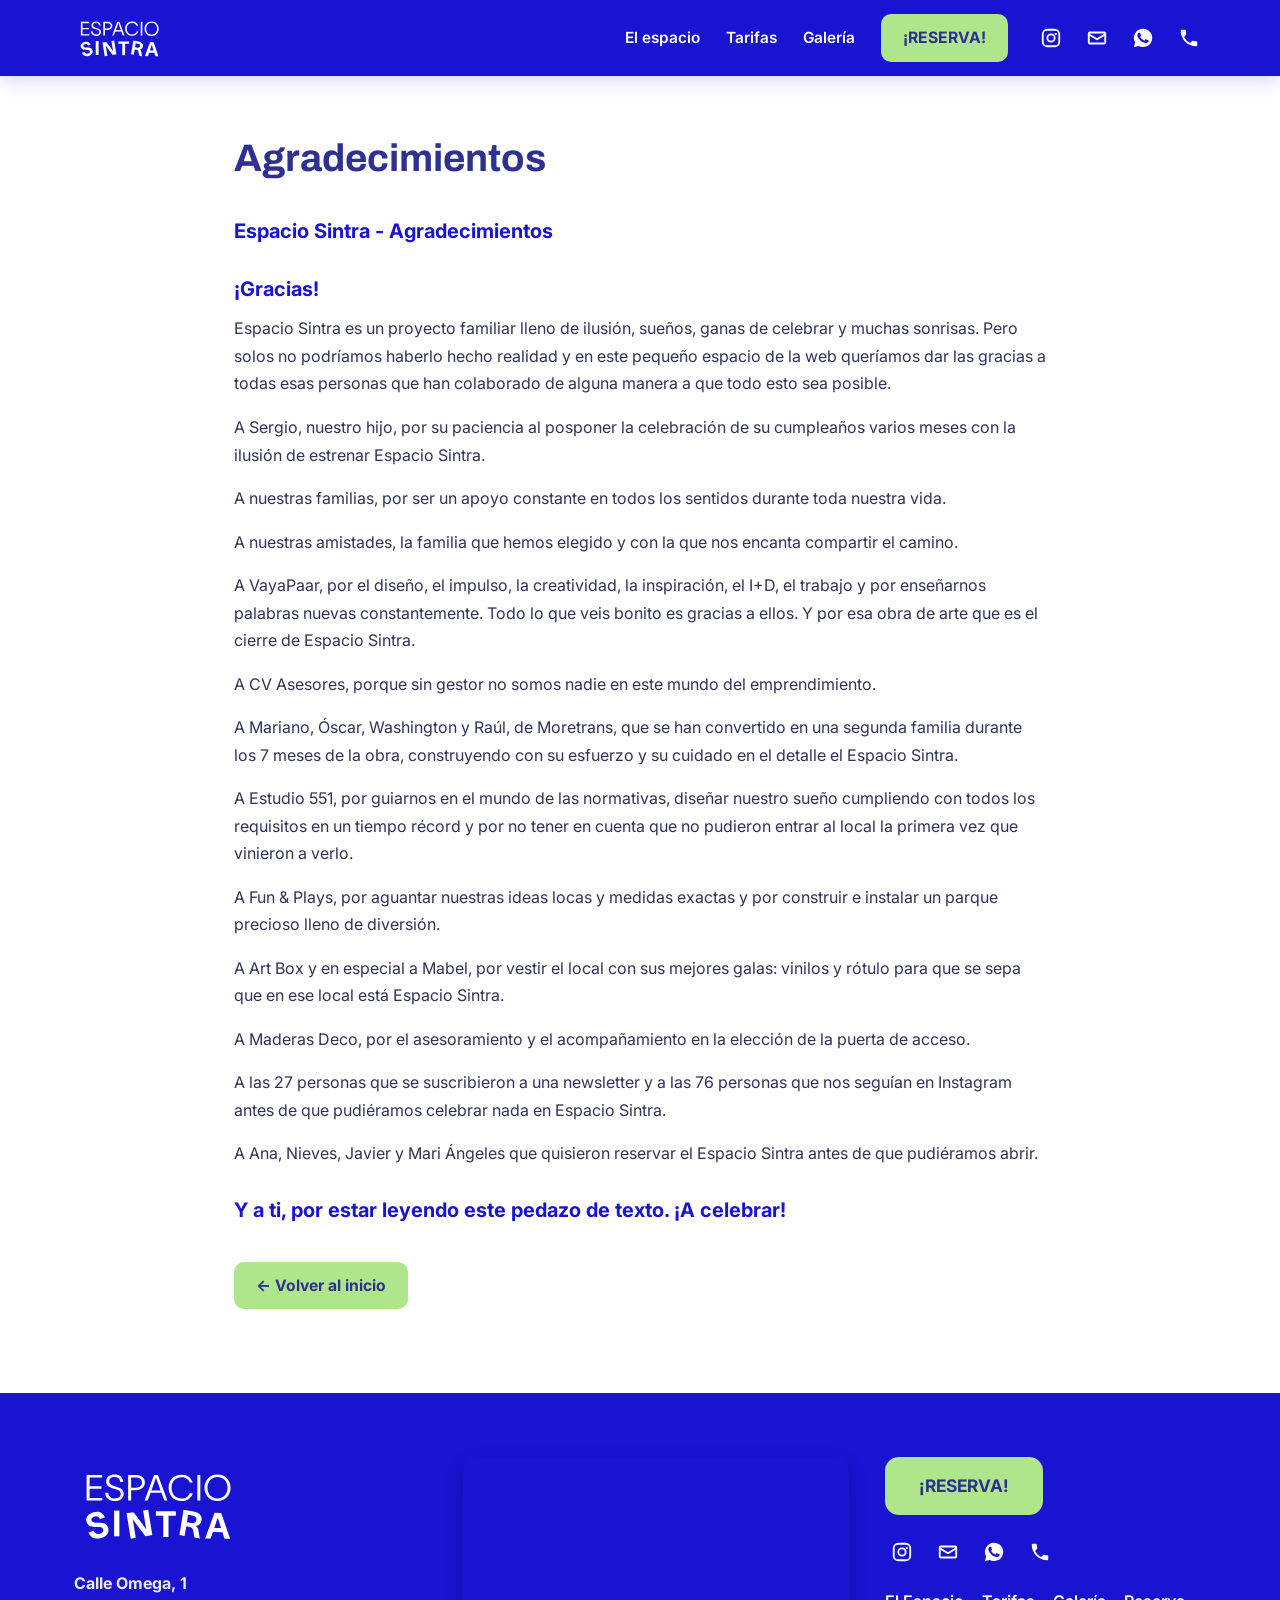
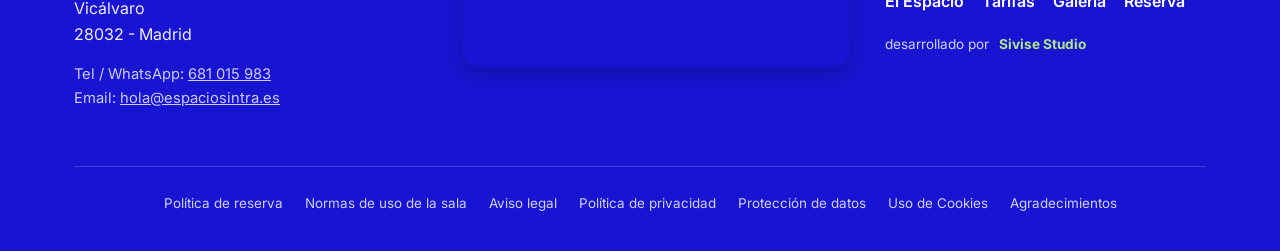
<file: gracias/index.html>
<!DOCTYPE html>
<html lang="es">
<head>
  <meta charset="UTF-8">
  <meta name="viewport" content="width=device-width, initial-scale=1.0">
  <title>Espacio Sintra - Agradecimientos</title>
  <meta name="description" content="Agradecimientos — Espacio Sintra Madrid">
  <link rel="canonical" href="https://www.espaciosintra.es/gracias/">
  <link rel="icon" type="image/png" href="../img/favicon.png">
  <link rel="apple-touch-icon" href="../img/apple-touch-icon.png">
  <meta property="og:type" content="website">
  <meta property="og:url" content="https://www.espaciosintra.es/gracias/">
  <meta property="og:title" content="Espacio Sintra - Agradecimientos">
  <meta property="og:description" content="Agradecimientos — Espacio Sintra Madrid">
  <meta property="og:image" content="https://www.espaciosintra.es/img/og-image.png">
  <link rel="preconnect" href="https://fonts.googleapis.com">
  <link rel="preconnect" href="https://fonts.gstatic.com" crossorigin>
  <link href="https://fonts.googleapis.com/css2?family=Archivo:wght@600;700;800&family=Inter:wght@400;500;600;700;800&display=swap" rel="stylesheet">
  <link rel="stylesheet" href="../assets/style.css">
</head>
<body>
  <header class="site-header">
    <div class="container nav-inner">
      <a href="../" class="nav-logo" aria-label="Espacio Sintra Inicio">
        <img src="../img/brand/ES_logotipo-03.svg" alt="Espacio Sintra">
      </a>
      <div class="nav-right">
        <ul class="nav-links">
          <li><a href="../el_espacio/">El espacio</a></li>
          <li><a href="../tarifas/">Tarifas</a></li>
          <li><a href="../galeria/">Galería</a></li>
        </ul>
        <a href="../reservar/" class="btn-mint">¡RESERVA!</a>
        <div class="nav-socials">
        <a href="https://www.instagram.com/espaciosintramadrid" target="_blank" rel="noopener noreferrer" aria-label="Instagram"><svg viewBox="0 0 24 24" aria-hidden="true"><path d="M7.75 2h8.5A5.75 5.75 0 0 1 22 7.75v8.5A5.75 5.75 0 0 1 16.25 22h-8.5A5.75 5.75 0 0 1 2 16.25v-8.5A5.75 5.75 0 0 1 7.75 2Zm0 2A3.75 3.75 0 0 0 4 7.75v8.5A3.75 3.75 0 0 0 7.75 20h8.5A3.75 3.75 0 0 0 20 16.25v-8.5A3.75 3.75 0 0 0 16.25 4h-8.5ZM12 7a5 5 0 1 1 0 10 5 5 0 0 1 0-10Zm0 2a3 3 0 1 0 0 6 3 3 0 0 0 0-6Zm5.25-2.5a1.25 1.25 0 1 1 0 2.5 1.25 1.25 0 0 1 0-2.5Z"/></svg></a>
        <a href="mailto:hola@espaciosintra.es" aria-label="Email"><svg viewBox="0 0 24 24" aria-hidden="true"><path d="M4 5h16a2 2 0 0 1 2 2v10a2 2 0 0 1-2 2H4a2 2 0 0 1-2-2V7a2 2 0 0 1 2-2Zm0 2v.4l8 4.8 8-4.8V7H4Zm16 10V9.7l-7.49 4.5a1 1 0 0 1-1.02 0L4 9.7V17h16Z"/></svg></a>
        <a href="https://wa.me/34681015983" target="_blank" rel="noopener noreferrer" aria-label="WhatsApp"><svg viewBox="0 0 24 24" aria-hidden="true"><path d="M12.04 2a9.95 9.95 0 0 0-8.6 14.95L2 22l5.2-1.36A9.96 9.96 0 1 0 12.04 2Zm5.82 14.1c-.25.7-1.44 1.34-1.99 1.42-.52.08-1.18.11-1.9-.12-.44-.14-1-.33-1.72-.64-3.03-1.31-5-4.36-5.15-4.56-.15-.2-1.23-1.64-1.23-3.13 0-1.49.78-2.22 1.06-2.52.28-.3.6-.38.8-.38h.58c.19 0 .44-.07.69.52.25.6.85 2.08.92 2.23.08.15.13.33.03.53-.1.2-.15.33-.3.5-.15.18-.32.4-.45.54-.15.15-.3.31-.13.61.18.3.78 1.29 1.68 2.09 1.15 1.03 2.13 1.35 2.43 1.5.3.15.48.13.65-.08.18-.2.75-.88.95-1.18.2-.3.4-.25.68-.15.28.1 1.75.83 2.05.98.3.15.5.22.58.35.08.13.08.73-.17 1.43Z"/></svg></a>
        <a href="tel:681015983" aria-label="Teléfono"><svg viewBox="0 0 24 24" aria-hidden="true"><path d="M6.62 10.79a15.05 15.05 0 0 0 6.59 6.59l2.2-2.2a1 1 0 0 1 1.01-.24c1.12.37 2.33.57 3.58.57a1 1 0 0 1 1 1V20a1 1 0 0 1-1 1C10.61 21 3 13.39 3 4a1 1 0 0 1 1-1h3.5a1 1 0 0 1 1 1c0 1.25.2 2.46.57 3.58a1 1 0 0 1-.25 1.01l-2.2 2.2Z"/></svg></a>
    </div>
      </div>
      <button id="menu-toggle" class="menu-toggle" aria-label="Abrir menú" aria-expanded="false">
        <svg width="24" height="24" viewBox="0 0 24 24" fill="none" stroke="currentColor" stroke-width="2.5"><line x1="3" y1="6" x2="21" y2="6"/><line x1="3" y1="12" x2="21" y2="12"/><line x1="3" y1="18" x2="21" y2="18"/></svg>
      </button>
    </div>
    <nav id="mobile-drawer" class="mobile-drawer" aria-label="Navegación móvil">
      <ul>
        <li><a href="../el_espacio/">El espacio</a></li>
        <li><a href="../tarifas/">Tarifas</a></li>
        <li><a href="../galeria/">Galería</a></li>
        <li><a href="../reservar/">¡RESERVA!</a></li>
      </ul>
      <div class="nav-socials">
        <a href="https://www.instagram.com/espaciosintramadrid" target="_blank" rel="noopener noreferrer" aria-label="Instagram"><svg viewBox="0 0 24 24" aria-hidden="true"><path d="M7.75 2h8.5A5.75 5.75 0 0 1 22 7.75v8.5A5.75 5.75 0 0 1 16.25 22h-8.5A5.75 5.75 0 0 1 2 16.25v-8.5A5.75 5.75 0 0 1 7.75 2Zm0 2A3.75 3.75 0 0 0 4 7.75v8.5A3.75 3.75 0 0 0 7.75 20h8.5A3.75 3.75 0 0 0 20 16.25v-8.5A3.75 3.75 0 0 0 16.25 4h-8.5ZM12 7a5 5 0 1 1 0 10 5 5 0 0 1 0-10Zm0 2a3 3 0 1 0 0 6 3 3 0 0 0 0-6Zm5.25-2.5a1.25 1.25 0 1 1 0 2.5 1.25 1.25 0 0 1 0-2.5Z"/></svg></a>
        <a href="mailto:hola@espaciosintra.es" aria-label="Email"><svg viewBox="0 0 24 24" aria-hidden="true"><path d="M4 5h16a2 2 0 0 1 2 2v10a2 2 0 0 1-2 2H4a2 2 0 0 1-2-2V7a2 2 0 0 1 2-2Zm0 2v.4l8 4.8 8-4.8V7H4Zm16 10V9.7l-7.49 4.5a1 1 0 0 1-1.02 0L4 9.7V17h16Z"/></svg></a>
        <a href="https://wa.me/34681015983" target="_blank" rel="noopener noreferrer" aria-label="WhatsApp"><svg viewBox="0 0 24 24" aria-hidden="true"><path d="M12.04 2a9.95 9.95 0 0 0-8.6 14.95L2 22l5.2-1.36A9.96 9.96 0 1 0 12.04 2Zm5.82 14.1c-.25.7-1.44 1.34-1.99 1.42-.52.08-1.18.11-1.9-.12-.44-.14-1-.33-1.72-.64-3.03-1.31-5-4.36-5.15-4.56-.15-.2-1.23-1.64-1.23-3.13 0-1.49.78-2.22 1.06-2.52.28-.3.6-.38.8-.38h.58c.19 0 .44-.07.69.52.25.6.85 2.08.92 2.23.08.15.13.33.03.53-.1.2-.15.33-.3.5-.15.18-.32.4-.45.54-.15.15-.3.31-.13.61.18.3.78 1.29 1.68 2.09 1.15 1.03 2.13 1.35 2.43 1.5.3.15.48.13.65-.08.18-.2.75-.88.95-1.18.2-.3.4-.25.68-.15.28.1 1.75.83 2.05.98.3.15.5.22.58.35.08.13.08.73-.17 1.43Z"/></svg></a>
        <a href="tel:681015983" aria-label="Teléfono"><svg viewBox="0 0 24 24" aria-hidden="true"><path d="M6.62 10.79a15.05 15.05 0 0 0 6.59 6.59l2.2-2.2a1 1 0 0 1 1.01-.24c1.12.37 2.33.57 3.58.57a1 1 0 0 1 1 1V20a1 1 0 0 1-1 1C10.61 21 3 13.39 3 4a1 1 0 0 1 1-1h3.5a1 1 0 0 1 1 1c0 1.25.2 2.46.57 3.58a1 1 0 0 1-.25 1.01l-2.2 2.2Z"/></svg></a>
    </div>
    </nav>
  </header>

  <main>

    <section class="legal-wrap">
      <h1>Agradecimientos</h1>
      <h2>Espacio Sintra - Agradecimientos</h2>
      <h2>¡Gracias!</h2>
      <p>Espacio Sintra es un proyecto familiar lleno de ilusión, sueños, ganas de celebrar y muchas sonrisas. Pero solos no podríamos haberlo hecho realidad y en este pequeño espacio de la web queríamos dar las gracias a todas esas personas que han colaborado de alguna manera a que todo esto sea posible.</p>
      <p>A Sergio, nuestro hijo, por su paciencia al posponer la celebración de su cumpleaños varios meses con la ilusión de estrenar Espacio Sintra.</p>
      <p>A nuestras familias, por ser un apoyo constante en todos los sentidos durante toda nuestra vida.</p>
      <p>A nuestras amistades, la familia que hemos elegido y con la que nos encanta compartir el camino.</p>
      <p>A VayaPaar, por el diseño, el impulso, la creatividad, la inspiración, el I+D, el trabajo y por enseñarnos palabras nuevas constantemente. Todo lo que veis bonito es gracias a ellos. Y por esa obra de arte que es el cierre de Espacio Sintra.</p>
      <p>A CV Asesores, porque sin gestor no somos nadie en este mundo del emprendimiento.</p>
      <p>A Mariano, Óscar, Washington y Raúl, de Moretrans, que se han convertido en una segunda familia durante los 7 meses de la obra, construyendo con su esfuerzo y su cuidado en el detalle el Espacio Sintra.</p>
      <p>A Estudio 551, por guiarnos en el mundo de las normativas, diseñar nuestro sueño cumpliendo con todos los requisitos en un tiempo récord y por no tener en cuenta que no pudieron entrar al local la primera vez que vinieron a verlo.</p>
      <p>A Fun &amp; Plays, por aguantar nuestras ideas locas y medidas exactas y por construir e instalar un parque precioso lleno de diversión.</p>
      <p>A Art Box y en especial a Mabel, por vestir el local con sus mejores galas: vinilos y rótulo para que se sepa que en ese local está Espacio Sintra.</p>
      <p>A Maderas Deco, por el asesoramiento y el acompañamiento en la elección de la puerta de acceso.</p>
      <p>A las 27 personas que se suscribieron a una newsletter y a las 76 personas que nos seguían en Instagram antes de que pudiéramos celebrar nada en Espacio Sintra.</p>
      <p>A Ana, Nieves, Javier y Mari Ángeles que quisieron reservar el Espacio Sintra antes de que pudiéramos abrir.</p>
      <h2>Y a ti, por estar leyendo este pedazo de texto. ¡A celebrar!</h2>
      <div style="margin-top:36px;">
        <a href="../" class="btn-mint">&larr; Volver al inicio</a>
      </div>
    </section>

  </main>

  <footer class="site-footer">
    <div class="container">
      <div class="footer-top">
        <div>
          <img src="../img/brand/ES_logotipo-03.svg" alt="Espacio Sintra" class="footer-logo">
          <p class="footer-address">
            <strong>Calle Omega, 1</strong><br>
            Vicálvaro<br>
            28032 - Madrid
          </p>
          <p class="footer-address" style="font-size:0.92rem; opacity:0.85;">
            Tel / WhatsApp: <a href="tel:681015983" style="text-decoration:underline;">681 015 983</a><br>
            Email: <a href="mailto:hola@espaciosintra.es" style="text-decoration:underline;">hola@espaciosintra.es</a>
          </p>
        </div>

        <div>
          <iframe class="footer-map" loading="lazy" referrerpolicy="no-referrer-when-downgrade" title="Ubicación de Espacio Sintra en Google Maps" src="https://www.google.com/maps/embed?pb=!1m18!1m12!1m3!1d3038.375888779469!2d-3.607991523493664!3d40.400522956624826!2m3!1f0!2f0!3f0!3m2!1i1024!2i768!4f13.1!3m3!1m2!1s0xd42251a2ddd2651%3A0xb4d147cf2492450a!2sEspacio%20Sintra!5e0!3m2!1ses!2ses!4v1754129785091!5m2!1ses!2ses"></iframe>
        </div>

        <div class="footer-actions">
          <a href="../reservar/" class="btn-mint btn-mint-lg">¡RESERVA!</a>
          <div class="nav-socials">
        <a href="https://www.instagram.com/espaciosintramadrid" target="_blank" rel="noopener noreferrer" aria-label="Instagram"><svg viewBox="0 0 24 24" aria-hidden="true"><path d="M7.75 2h8.5A5.75 5.75 0 0 1 22 7.75v8.5A5.75 5.75 0 0 1 16.25 22h-8.5A5.75 5.75 0 0 1 2 16.25v-8.5A5.75 5.75 0 0 1 7.75 2Zm0 2A3.75 3.75 0 0 0 4 7.75v8.5A3.75 3.75 0 0 0 7.75 20h8.5A3.75 3.75 0 0 0 20 16.25v-8.5A3.75 3.75 0 0 0 16.25 4h-8.5ZM12 7a5 5 0 1 1 0 10 5 5 0 0 1 0-10Zm0 2a3 3 0 1 0 0 6 3 3 0 0 0 0-6Zm5.25-2.5a1.25 1.25 0 1 1 0 2.5 1.25 1.25 0 0 1 0-2.5Z"/></svg></a>
        <a href="mailto:hola@espaciosintra.es" aria-label="Email"><svg viewBox="0 0 24 24" aria-hidden="true"><path d="M4 5h16a2 2 0 0 1 2 2v10a2 2 0 0 1-2 2H4a2 2 0 0 1-2-2V7a2 2 0 0 1 2-2Zm0 2v.4l8 4.8 8-4.8V7H4Zm16 10V9.7l-7.49 4.5a1 1 0 0 1-1.02 0L4 9.7V17h16Z"/></svg></a>
        <a href="https://wa.me/34681015983" target="_blank" rel="noopener noreferrer" aria-label="WhatsApp"><svg viewBox="0 0 24 24" aria-hidden="true"><path d="M12.04 2a9.95 9.95 0 0 0-8.6 14.95L2 22l5.2-1.36A9.96 9.96 0 1 0 12.04 2Zm5.82 14.1c-.25.7-1.44 1.34-1.99 1.42-.52.08-1.18.11-1.9-.12-.44-.14-1-.33-1.72-.64-3.03-1.31-5-4.36-5.15-4.56-.15-.2-1.23-1.64-1.23-3.13 0-1.49.78-2.22 1.06-2.52.28-.3.6-.38.8-.38h.58c.19 0 .44-.07.69.52.25.6.85 2.08.92 2.23.08.15.13.33.03.53-.1.2-.15.33-.3.5-.15.18-.32.4-.45.54-.15.15-.3.31-.13.61.18.3.78 1.29 1.68 2.09 1.15 1.03 2.13 1.35 2.43 1.5.3.15.48.13.65-.08.18-.2.75-.88.95-1.18.2-.3.4-.25.68-.15.28.1 1.75.83 2.05.98.3.15.5.22.58.35.08.13.08.73-.17 1.43Z"/></svg></a>
        <a href="tel:681015983" aria-label="Teléfono"><svg viewBox="0 0 24 24" aria-hidden="true"><path d="M6.62 10.79a15.05 15.05 0 0 0 6.59 6.59l2.2-2.2a1 1 0 0 1 1.01-.24c1.12.37 2.33.57 3.58.57a1 1 0 0 1 1 1V20a1 1 0 0 1-1 1C10.61 21 3 13.39 3 4a1 1 0 0 1 1-1h3.5a1 1 0 0 1 1 1c0 1.25.2 2.46.57 3.58a1 1 0 0 1-.25 1.01l-2.2 2.2Z"/></svg></a>
    </div>
          <nav class="footer-nav" aria-label="Enlaces pie de página">
            <a href="../el_espacio/">El Espacio</a>
            <a href="../tarifas/">Tarifas</a>
            <a href="../galeria/">Galería</a>
            <a href="../reservar/">Reserva</a>
          </nav>
          <a href="https://www.sivisestudio.es/" target="_blank" rel="noopener noreferrer" class="footer-credit">
            desarrollado por <strong>Sivise Studio</strong>
          </a>
        </div>
      </div>

      <div class="footer-legal">
        <a href="../politica_reserva/">Política de reserva</a>
        <a href="../terminos_condiciones/">Normas de uso de la sala</a>
        <a href="../aviso_legal/">Aviso legal</a>
        <a href="../politica_privacidad/">Política de privacidad</a>
        <a href="../proteccion_datos/">Protección de datos</a>
        <a href="../uso_cookies/">Uso de Cookies</a>
        <a href="../gracias/">Agradecimientos</a>
      </div>
    </div>
  </footer>

  <script src="../assets/app.js"></script>
</body>
</html>
</file>
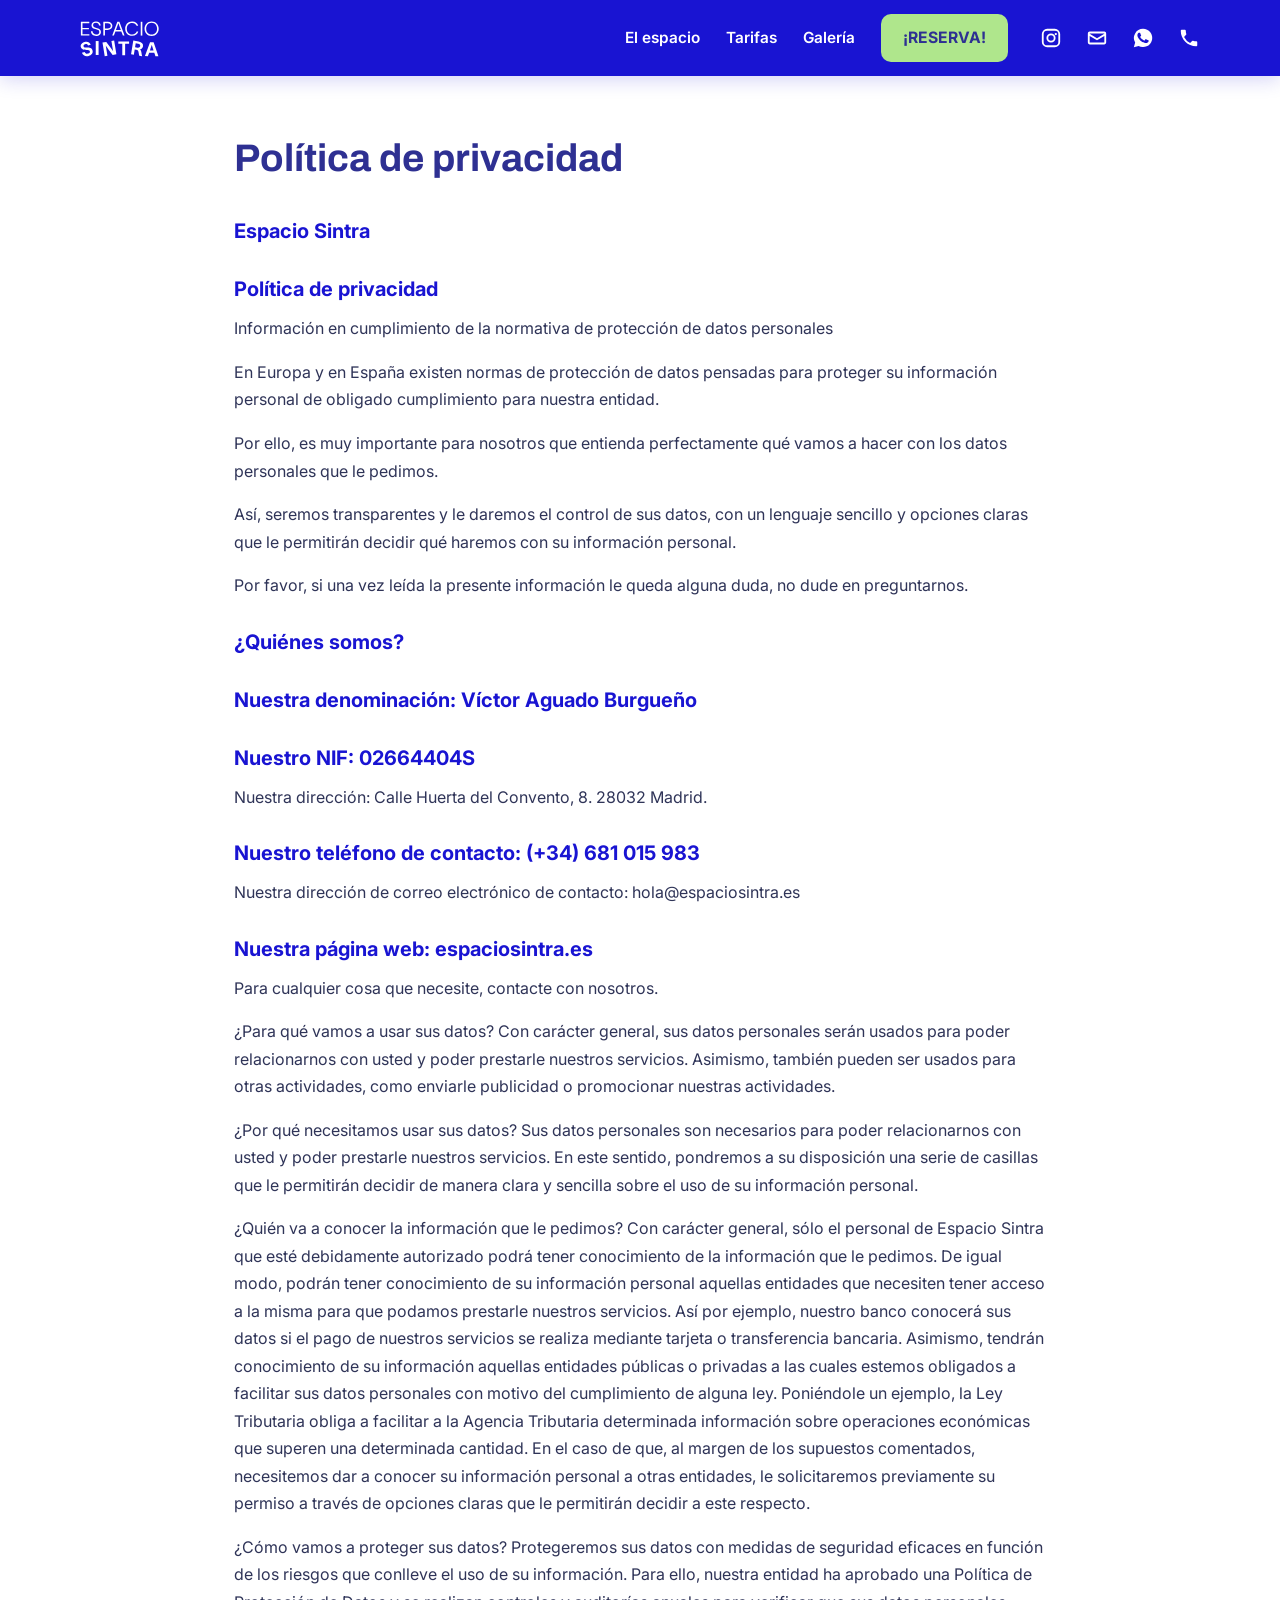
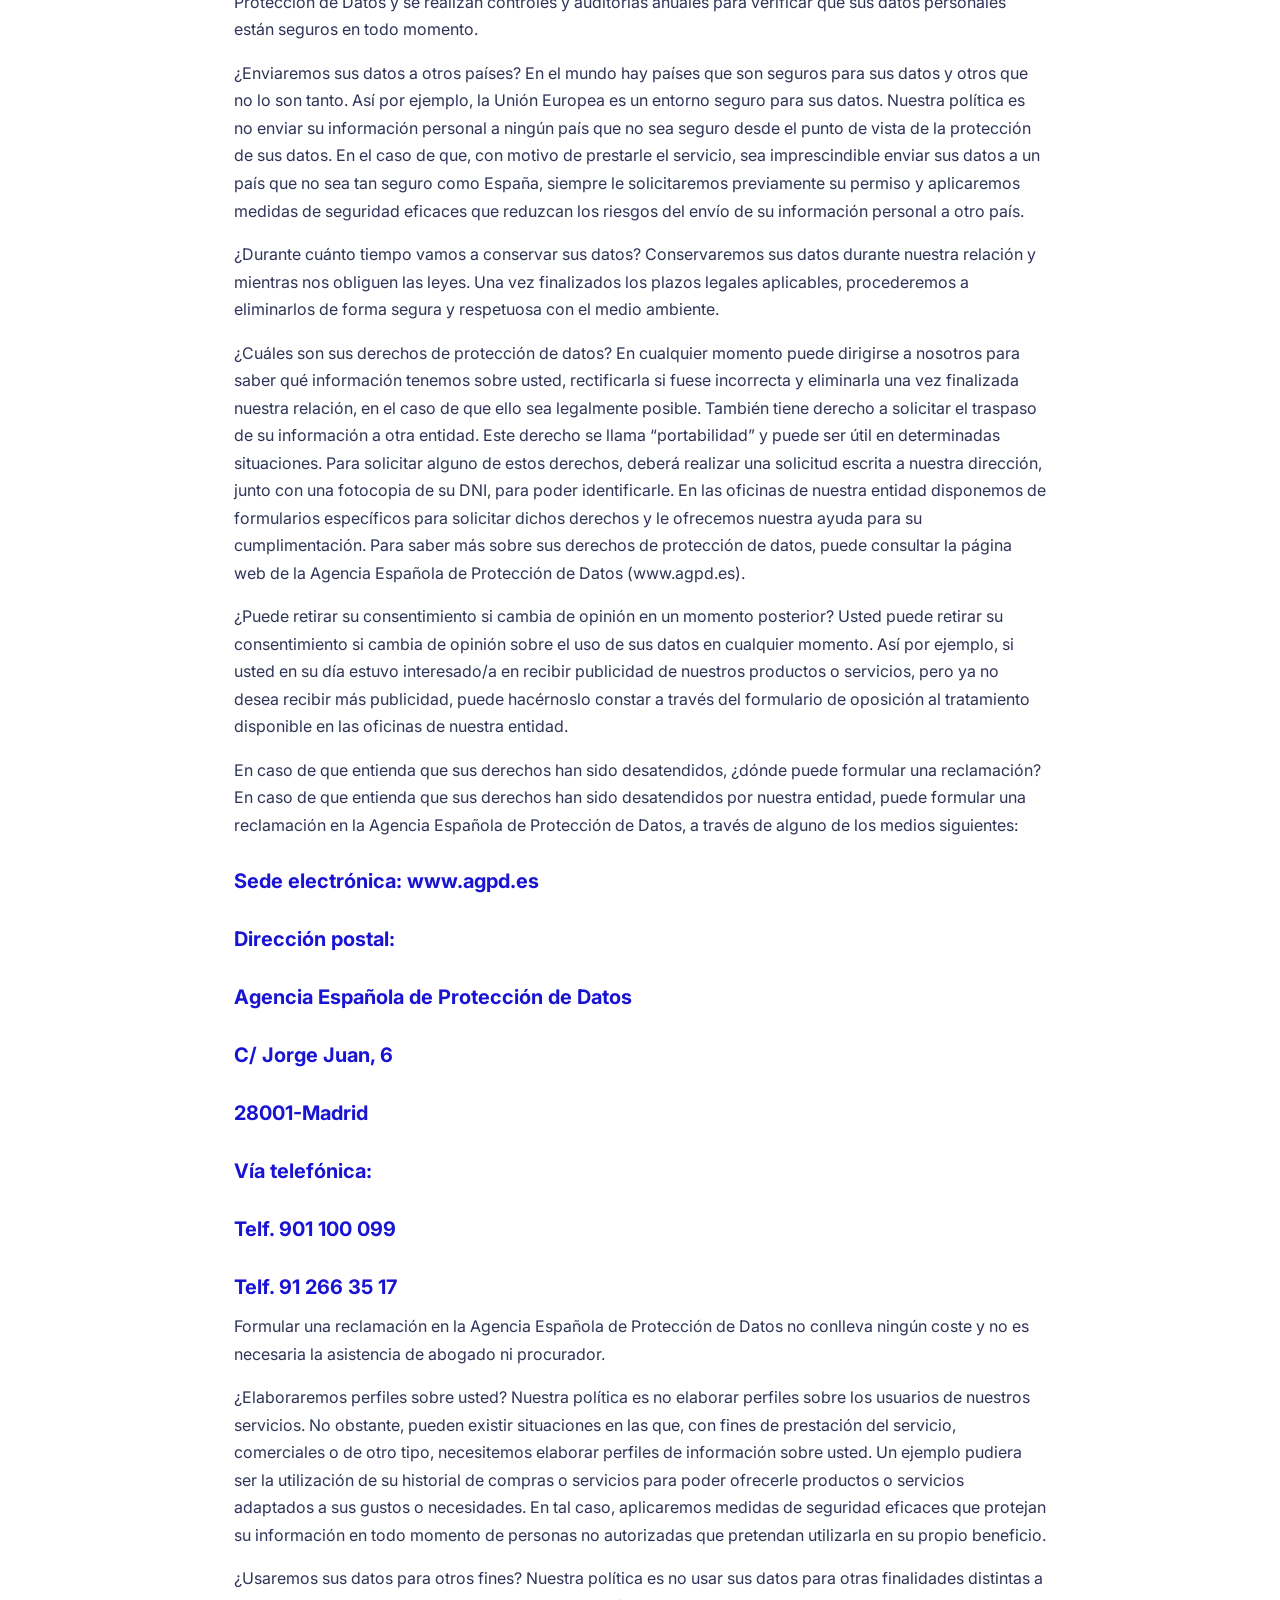
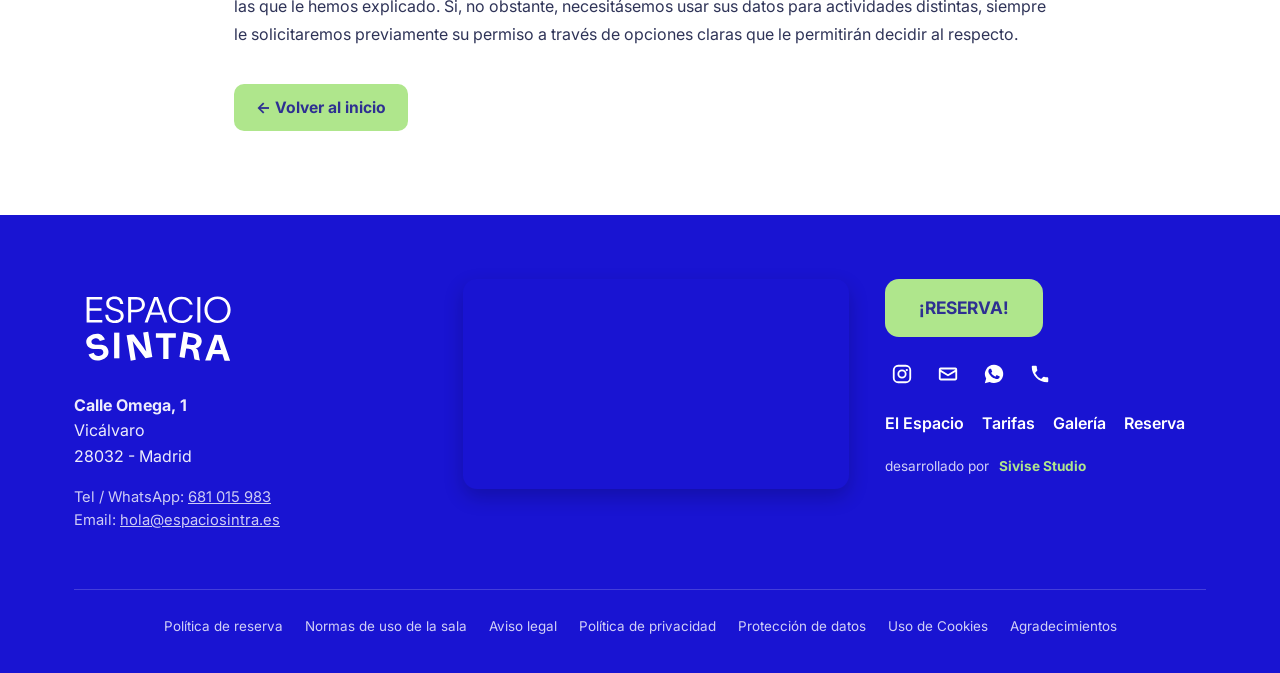
<file: politica_privacidad/index.html>
<!DOCTYPE html>
<html lang="es">
<head>
  <meta charset="UTF-8">
  <meta name="viewport" content="width=device-width, initial-scale=1.0">
  <title>Espacio Sintra - Política de privacidad</title>
  <meta name="description" content="Política de privacidad — Espacio Sintra Madrid">
  <link rel="canonical" href="https://www.espaciosintra.es/politica_privacidad/">
  <link rel="icon" type="image/png" href="../img/favicon.png">
  <link rel="apple-touch-icon" href="../img/apple-touch-icon.png">
  <meta property="og:type" content="website">
  <meta property="og:url" content="https://www.espaciosintra.es/politica_privacidad/">
  <meta property="og:title" content="Espacio Sintra - Política de privacidad">
  <meta property="og:description" content="Política de privacidad — Espacio Sintra Madrid">
  <meta property="og:image" content="https://www.espaciosintra.es/img/og-image.png">
  <link rel="preconnect" href="https://fonts.googleapis.com">
  <link rel="preconnect" href="https://fonts.gstatic.com" crossorigin>
  <link href="https://fonts.googleapis.com/css2?family=Archivo:wght@600;700;800&family=Inter:wght@400;500;600;700;800&display=swap" rel="stylesheet">
  <link rel="stylesheet" href="../assets/style.css">
</head>
<body>
  <header class="site-header">
    <div class="container nav-inner">
      <a href="../" class="nav-logo" aria-label="Espacio Sintra Inicio">
        <img src="../img/brand/ES_logotipo-03.svg" alt="Espacio Sintra">
      </a>
      <div class="nav-right">
        <ul class="nav-links">
          <li><a href="../el_espacio/">El espacio</a></li>
          <li><a href="../tarifas/">Tarifas</a></li>
          <li><a href="../galeria/">Galería</a></li>
        </ul>
        <a href="../reservar/" class="btn-mint">¡RESERVA!</a>
        <div class="nav-socials">
        <a href="https://www.instagram.com/espaciosintramadrid" target="_blank" rel="noopener noreferrer" aria-label="Instagram"><svg viewBox="0 0 24 24" aria-hidden="true"><path d="M7.75 2h8.5A5.75 5.75 0 0 1 22 7.75v8.5A5.75 5.75 0 0 1 16.25 22h-8.5A5.75 5.75 0 0 1 2 16.25v-8.5A5.75 5.75 0 0 1 7.75 2Zm0 2A3.75 3.75 0 0 0 4 7.75v8.5A3.75 3.75 0 0 0 7.75 20h8.5A3.75 3.75 0 0 0 20 16.25v-8.5A3.75 3.75 0 0 0 16.25 4h-8.5ZM12 7a5 5 0 1 1 0 10 5 5 0 0 1 0-10Zm0 2a3 3 0 1 0 0 6 3 3 0 0 0 0-6Zm5.25-2.5a1.25 1.25 0 1 1 0 2.5 1.25 1.25 0 0 1 0-2.5Z"/></svg></a>
        <a href="mailto:hola@espaciosintra.es" aria-label="Email"><svg viewBox="0 0 24 24" aria-hidden="true"><path d="M4 5h16a2 2 0 0 1 2 2v10a2 2 0 0 1-2 2H4a2 2 0 0 1-2-2V7a2 2 0 0 1 2-2Zm0 2v.4l8 4.8 8-4.8V7H4Zm16 10V9.7l-7.49 4.5a1 1 0 0 1-1.02 0L4 9.7V17h16Z"/></svg></a>
        <a href="https://wa.me/34681015983" target="_blank" rel="noopener noreferrer" aria-label="WhatsApp"><svg viewBox="0 0 24 24" aria-hidden="true"><path d="M12.04 2a9.95 9.95 0 0 0-8.6 14.95L2 22l5.2-1.36A9.96 9.96 0 1 0 12.04 2Zm5.82 14.1c-.25.7-1.44 1.34-1.99 1.42-.52.08-1.18.11-1.9-.12-.44-.14-1-.33-1.72-.64-3.03-1.31-5-4.36-5.15-4.56-.15-.2-1.23-1.64-1.23-3.13 0-1.49.78-2.22 1.06-2.52.28-.3.6-.38.8-.38h.58c.19 0 .44-.07.69.52.25.6.85 2.08.92 2.23.08.15.13.33.03.53-.1.2-.15.33-.3.5-.15.18-.32.4-.45.54-.15.15-.3.31-.13.61.18.3.78 1.29 1.68 2.09 1.15 1.03 2.13 1.35 2.43 1.5.3.15.48.13.65-.08.18-.2.75-.88.95-1.18.2-.3.4-.25.68-.15.28.1 1.75.83 2.05.98.3.15.5.22.58.35.08.13.08.73-.17 1.43Z"/></svg></a>
        <a href="tel:681015983" aria-label="Teléfono"><svg viewBox="0 0 24 24" aria-hidden="true"><path d="M6.62 10.79a15.05 15.05 0 0 0 6.59 6.59l2.2-2.2a1 1 0 0 1 1.01-.24c1.12.37 2.33.57 3.58.57a1 1 0 0 1 1 1V20a1 1 0 0 1-1 1C10.61 21 3 13.39 3 4a1 1 0 0 1 1-1h3.5a1 1 0 0 1 1 1c0 1.25.2 2.46.57 3.58a1 1 0 0 1-.25 1.01l-2.2 2.2Z"/></svg></a>
    </div>
      </div>
      <button id="menu-toggle" class="menu-toggle" aria-label="Abrir menú" aria-expanded="false">
        <svg width="24" height="24" viewBox="0 0 24 24" fill="none" stroke="currentColor" stroke-width="2.5"><line x1="3" y1="6" x2="21" y2="6"/><line x1="3" y1="12" x2="21" y2="12"/><line x1="3" y1="18" x2="21" y2="18"/></svg>
      </button>
    </div>
    <nav id="mobile-drawer" class="mobile-drawer" aria-label="Navegación móvil">
      <ul>
        <li><a href="../el_espacio/">El espacio</a></li>
        <li><a href="../tarifas/">Tarifas</a></li>
        <li><a href="../galeria/">Galería</a></li>
        <li><a href="../reservar/">¡RESERVA!</a></li>
      </ul>
      <div class="nav-socials">
        <a href="https://www.instagram.com/espaciosintramadrid" target="_blank" rel="noopener noreferrer" aria-label="Instagram"><svg viewBox="0 0 24 24" aria-hidden="true"><path d="M7.75 2h8.5A5.75 5.75 0 0 1 22 7.75v8.5A5.75 5.75 0 0 1 16.25 22h-8.5A5.75 5.75 0 0 1 2 16.25v-8.5A5.75 5.75 0 0 1 7.75 2Zm0 2A3.75 3.75 0 0 0 4 7.75v8.5A3.75 3.75 0 0 0 7.75 20h8.5A3.75 3.75 0 0 0 20 16.25v-8.5A3.75 3.75 0 0 0 16.25 4h-8.5ZM12 7a5 5 0 1 1 0 10 5 5 0 0 1 0-10Zm0 2a3 3 0 1 0 0 6 3 3 0 0 0 0-6Zm5.25-2.5a1.25 1.25 0 1 1 0 2.5 1.25 1.25 0 0 1 0-2.5Z"/></svg></a>
        <a href="mailto:hola@espaciosintra.es" aria-label="Email"><svg viewBox="0 0 24 24" aria-hidden="true"><path d="M4 5h16a2 2 0 0 1 2 2v10a2 2 0 0 1-2 2H4a2 2 0 0 1-2-2V7a2 2 0 0 1 2-2Zm0 2v.4l8 4.8 8-4.8V7H4Zm16 10V9.7l-7.49 4.5a1 1 0 0 1-1.02 0L4 9.7V17h16Z"/></svg></a>
        <a href="https://wa.me/34681015983" target="_blank" rel="noopener noreferrer" aria-label="WhatsApp"><svg viewBox="0 0 24 24" aria-hidden="true"><path d="M12.04 2a9.95 9.95 0 0 0-8.6 14.95L2 22l5.2-1.36A9.96 9.96 0 1 0 12.04 2Zm5.82 14.1c-.25.7-1.44 1.34-1.99 1.42-.52.08-1.18.11-1.9-.12-.44-.14-1-.33-1.72-.64-3.03-1.31-5-4.36-5.15-4.56-.15-.2-1.23-1.64-1.23-3.13 0-1.49.78-2.22 1.06-2.52.28-.3.6-.38.8-.38h.58c.19 0 .44-.07.69.52.25.6.85 2.08.92 2.23.08.15.13.33.03.53-.1.2-.15.33-.3.5-.15.18-.32.4-.45.54-.15.15-.3.31-.13.61.18.3.78 1.29 1.68 2.09 1.15 1.03 2.13 1.35 2.43 1.5.3.15.48.13.65-.08.18-.2.75-.88.95-1.18.2-.3.4-.25.68-.15.28.1 1.75.83 2.05.98.3.15.5.22.58.35.08.13.08.73-.17 1.43Z"/></svg></a>
        <a href="tel:681015983" aria-label="Teléfono"><svg viewBox="0 0 24 24" aria-hidden="true"><path d="M6.62 10.79a15.05 15.05 0 0 0 6.59 6.59l2.2-2.2a1 1 0 0 1 1.01-.24c1.12.37 2.33.57 3.58.57a1 1 0 0 1 1 1V20a1 1 0 0 1-1 1C10.61 21 3 13.39 3 4a1 1 0 0 1 1-1h3.5a1 1 0 0 1 1 1c0 1.25.2 2.46.57 3.58a1 1 0 0 1-.25 1.01l-2.2 2.2Z"/></svg></a>
    </div>
    </nav>
  </header>

  <main>

    <section class="legal-wrap">
      <h1>Política de privacidad</h1>
      <h2>Espacio Sintra</h2>
      <h2>Política de privacidad</h2>
      <p>Información en cumplimiento de la normativa de protección de datos personales</p>
      <p>En Europa y en España existen normas de protección de datos pensadas para proteger su información personal de obligado cumplimiento para nuestra entidad.</p>
      <p>Por ello, es muy importante para nosotros que entienda perfectamente qué vamos a hacer con los datos personales que le pedimos.</p>
      <p>Así, seremos transparentes y le daremos el control de sus datos, con un lenguaje sencillo y opciones claras que le permitirán decidir qué haremos con su información personal.</p>
      <p>Por favor, si una vez leída la presente información le queda alguna duda, no dude en preguntarnos.</p>
      <h2>¿Quiénes somos?</h2>
      <h2>Nuestra denominación: Víctor Aguado Burgueño</h2>
      <h2>Nuestro NIF: 02664404S</h2>
      <p>Nuestra dirección: Calle Huerta del Convento, 8. 28032 Madrid.</p>
      <h2>Nuestro teléfono de contacto: (+34) 681 015 983</h2>
      <p>Nuestra dirección de correo electrónico de contacto: hola@espaciosintra.es</p>
      <h2>Nuestra página web: espaciosintra.es</h2>
      <p>Para cualquier cosa que necesite, contacte con nosotros.</p>
      <p>¿Para qué vamos a usar sus datos? Con carácter general, sus datos personales serán usados para poder relacionarnos con usted y poder prestarle nuestros servicios. Asimismo, también pueden ser usados para otras actividades, como enviarle publicidad o promocionar nuestras actividades.</p>
      <p>¿Por qué necesitamos usar sus datos? Sus datos personales son necesarios para poder relacionarnos con usted y poder prestarle nuestros servicios. En este sentido, pondremos a su disposición una serie de casillas que le permitirán decidir de manera clara y sencilla sobre el uso de su información personal.</p>
      <p>¿Quién va a conocer la información que le pedimos? Con carácter general, sólo el personal de Espacio Sintra que esté debidamente autorizado podrá tener conocimiento de la información que le pedimos. De igual modo, podrán tener conocimiento de su información personal aquellas entidades que necesiten tener acceso a la misma para que podamos prestarle nuestros servicios. Así por ejemplo, nuestro banco conocerá sus datos si el pago de nuestros servicios se realiza mediante tarjeta o transferencia bancaria. Asimismo, tendrán conocimiento de su información aquellas entidades públicas o privadas a las cuales estemos obligados a facilitar sus datos personales con motivo del cumplimiento de alguna ley. Poniéndole un ejemplo, la Ley Tributaria obliga a facilitar a la Agencia Tributaria determinada información sobre operaciones económicas que superen una determinada cantidad. En el caso de que, al margen de los supuestos comentados, necesitemos dar a conocer su información personal a otras entidades, le solicitaremos previamente su permiso a través de opciones claras que le permitirán decidir a este respecto.</p>
      <p>¿Cómo vamos a proteger sus datos? Protegeremos sus datos con medidas de seguridad eficaces en función de los riesgos que conlleve el uso de su información. Para ello, nuestra entidad ha aprobado una Política de Protección de Datos y se realizan controles y auditorías anuales para verificar que sus datos personales están seguros en todo momento.</p>
      <p>¿Enviaremos sus datos a otros países? En el mundo hay países que son seguros para sus datos y otros que no lo son tanto. Así por ejemplo, la Unión Europea es un entorno seguro para sus datos. Nuestra política es no enviar su información personal a ningún país que no sea seguro desde el punto de vista de la protección de sus datos. En el caso de que, con motivo de prestarle el servicio, sea imprescindible enviar sus datos a un país que no sea tan seguro como España, siempre le solicitaremos previamente su permiso y aplicaremos medidas de seguridad eficaces que reduzcan los riesgos del envío de su información personal a otro país.</p>
      <p>¿Durante cuánto tiempo vamos a conservar sus datos? Conservaremos sus datos durante nuestra relación y mientras nos obliguen las leyes. Una vez finalizados los plazos legales aplicables, procederemos a eliminarlos de forma segura y respetuosa con el medio ambiente.</p>
      <p>¿Cuáles son sus derechos de protección de datos? En cualquier momento puede dirigirse a nosotros para saber qué información tenemos sobre usted, rectificarla si fuese incorrecta y eliminarla una vez finalizada nuestra relación, en el caso de que ello sea legalmente posible. También tiene derecho a solicitar el traspaso de su información a otra entidad. Este derecho se llama “portabilidad” y puede ser útil en determinadas situaciones. Para solicitar alguno de estos derechos, deberá realizar una solicitud escrita a nuestra dirección, junto con una fotocopia de su DNI, para poder identificarle. En las oficinas de nuestra entidad disponemos de formularios específicos para solicitar dichos derechos y le ofrecemos nuestra ayuda para su cumplimentación. Para saber más sobre sus derechos de protección de datos, puede consultar la página web de la Agencia Española de Protección de Datos (www.agpd.es).</p>
      <p>¿Puede retirar su consentimiento si cambia de opinión en un momento posterior? Usted puede retirar su consentimiento si cambia de opinión sobre el uso de sus datos en cualquier momento. Así por ejemplo, si usted en su día estuvo interesado/a en recibir publicidad de nuestros productos o servicios, pero ya no desea recibir más publicidad, puede hacérnoslo constar a través del formulario de oposición al tratamiento disponible en las oficinas de nuestra entidad.</p>
      <p>En caso de que entienda que sus derechos han sido desatendidos, ¿dónde puede formular una reclamación? En caso de que entienda que sus derechos han sido desatendidos por nuestra entidad, puede formular una reclamación en la Agencia Española de Protección de Datos, a través de alguno de los medios siguientes:</p>
      <h2>Sede electrónica: www.agpd.es</h2>
      <h2>Dirección postal:</h2>
      <h2>Agencia Española de Protección de Datos</h2>
      <h2>C/ Jorge Juan, 6</h2>
      <h2>28001-Madrid</h2>
      <h2>Vía telefónica:</h2>
      <h2>Telf. 901 100 099</h2>
      <h2>Telf. 91 266 35 17</h2>
      <p>Formular una reclamación en la Agencia Española de Protección de Datos no conlleva ningún coste y no es necesaria la asistencia de abogado ni procurador.</p>
      <p>¿Elaboraremos perfiles sobre usted? Nuestra política es no elaborar perfiles sobre los usuarios de nuestros servicios. No obstante, pueden existir situaciones en las que, con fines de prestación del servicio, comerciales o de otro tipo, necesitemos elaborar perfiles de información sobre usted. Un ejemplo pudiera ser la utilización de su historial de compras o servicios para poder ofrecerle productos o servicios adaptados a sus gustos o necesidades. En tal caso, aplicaremos medidas de seguridad eficaces que protejan su información en todo momento de personas no autorizadas que pretendan utilizarla en su propio beneficio.</p>
      <p>¿Usaremos sus datos para otros fines? Nuestra política es no usar sus datos para otras finalidades distintas a las que le hemos explicado. Si, no obstante, necesitásemos usar sus datos para actividades distintas, siempre le solicitaremos previamente su permiso a través de opciones claras que le permitirán decidir al respecto.</p>
      <div style="margin-top:36px;">
        <a href="../" class="btn-mint">&larr; Volver al inicio</a>
      </div>
    </section>

  </main>

  <footer class="site-footer">
    <div class="container">
      <div class="footer-top">
        <div>
          <img src="../img/brand/ES_logotipo-03.svg" alt="Espacio Sintra" class="footer-logo">
          <p class="footer-address">
            <strong>Calle Omega, 1</strong><br>
            Vicálvaro<br>
            28032 - Madrid
          </p>
          <p class="footer-address" style="font-size:0.92rem; opacity:0.85;">
            Tel / WhatsApp: <a href="tel:681015983" style="text-decoration:underline;">681 015 983</a><br>
            Email: <a href="mailto:hola@espaciosintra.es" style="text-decoration:underline;">hola@espaciosintra.es</a>
          </p>
        </div>

        <div>
          <iframe class="footer-map" loading="lazy" referrerpolicy="no-referrer-when-downgrade" title="Ubicación de Espacio Sintra en Google Maps" src="https://www.google.com/maps/embed?pb=!1m18!1m12!1m3!1d3038.375888779469!2d-3.607991523493664!3d40.400522956624826!2m3!1f0!2f0!3f0!3m2!1i1024!2i768!4f13.1!3m3!1m2!1s0xd42251a2ddd2651%3A0xb4d147cf2492450a!2sEspacio%20Sintra!5e0!3m2!1ses!2ses!4v1754129785091!5m2!1ses!2ses"></iframe>
        </div>

        <div class="footer-actions">
          <a href="../reservar/" class="btn-mint btn-mint-lg">¡RESERVA!</a>
          <div class="nav-socials">
        <a href="https://www.instagram.com/espaciosintramadrid" target="_blank" rel="noopener noreferrer" aria-label="Instagram"><svg viewBox="0 0 24 24" aria-hidden="true"><path d="M7.75 2h8.5A5.75 5.75 0 0 1 22 7.75v8.5A5.75 5.75 0 0 1 16.25 22h-8.5A5.75 5.75 0 0 1 2 16.25v-8.5A5.75 5.75 0 0 1 7.75 2Zm0 2A3.75 3.75 0 0 0 4 7.75v8.5A3.75 3.75 0 0 0 7.75 20h8.5A3.75 3.75 0 0 0 20 16.25v-8.5A3.75 3.75 0 0 0 16.25 4h-8.5ZM12 7a5 5 0 1 1 0 10 5 5 0 0 1 0-10Zm0 2a3 3 0 1 0 0 6 3 3 0 0 0 0-6Zm5.25-2.5a1.25 1.25 0 1 1 0 2.5 1.25 1.25 0 0 1 0-2.5Z"/></svg></a>
        <a href="mailto:hola@espaciosintra.es" aria-label="Email"><svg viewBox="0 0 24 24" aria-hidden="true"><path d="M4 5h16a2 2 0 0 1 2 2v10a2 2 0 0 1-2 2H4a2 2 0 0 1-2-2V7a2 2 0 0 1 2-2Zm0 2v.4l8 4.8 8-4.8V7H4Zm16 10V9.7l-7.49 4.5a1 1 0 0 1-1.02 0L4 9.7V17h16Z"/></svg></a>
        <a href="https://wa.me/34681015983" target="_blank" rel="noopener noreferrer" aria-label="WhatsApp"><svg viewBox="0 0 24 24" aria-hidden="true"><path d="M12.04 2a9.95 9.95 0 0 0-8.6 14.95L2 22l5.2-1.36A9.96 9.96 0 1 0 12.04 2Zm5.82 14.1c-.25.7-1.44 1.34-1.99 1.42-.52.08-1.18.11-1.9-.12-.44-.14-1-.33-1.72-.64-3.03-1.31-5-4.36-5.15-4.56-.15-.2-1.23-1.64-1.23-3.13 0-1.49.78-2.22 1.06-2.52.28-.3.6-.38.8-.38h.58c.19 0 .44-.07.69.52.25.6.85 2.08.92 2.23.08.15.13.33.03.53-.1.2-.15.33-.3.5-.15.18-.32.4-.45.54-.15.15-.3.31-.13.61.18.3.78 1.29 1.68 2.09 1.15 1.03 2.13 1.35 2.43 1.5.3.15.48.13.65-.08.18-.2.75-.88.95-1.18.2-.3.4-.25.68-.15.28.1 1.75.83 2.05.98.3.15.5.22.58.35.08.13.08.73-.17 1.43Z"/></svg></a>
        <a href="tel:681015983" aria-label="Teléfono"><svg viewBox="0 0 24 24" aria-hidden="true"><path d="M6.62 10.79a15.05 15.05 0 0 0 6.59 6.59l2.2-2.2a1 1 0 0 1 1.01-.24c1.12.37 2.33.57 3.58.57a1 1 0 0 1 1 1V20a1 1 0 0 1-1 1C10.61 21 3 13.39 3 4a1 1 0 0 1 1-1h3.5a1 1 0 0 1 1 1c0 1.25.2 2.46.57 3.58a1 1 0 0 1-.25 1.01l-2.2 2.2Z"/></svg></a>
    </div>
          <nav class="footer-nav" aria-label="Enlaces pie de página">
            <a href="../el_espacio/">El Espacio</a>
            <a href="../tarifas/">Tarifas</a>
            <a href="../galeria/">Galería</a>
            <a href="../reservar/">Reserva</a>
          </nav>
          <a href="https://www.sivisestudio.es/" target="_blank" rel="noopener noreferrer" class="footer-credit">
            desarrollado por <strong>Sivise Studio</strong>
          </a>
        </div>
      </div>

      <div class="footer-legal">
        <a href="../politica_reserva/">Política de reserva</a>
        <a href="../terminos_condiciones/">Normas de uso de la sala</a>
        <a href="../aviso_legal/">Aviso legal</a>
        <a href="../politica_privacidad/">Política de privacidad</a>
        <a href="../proteccion_datos/">Protección de datos</a>
        <a href="../uso_cookies/">Uso de Cookies</a>
        <a href="../gracias/">Agradecimientos</a>
      </div>
    </div>
  </footer>

  <script src="../assets/app.js"></script>
</body>
</html>
</file>
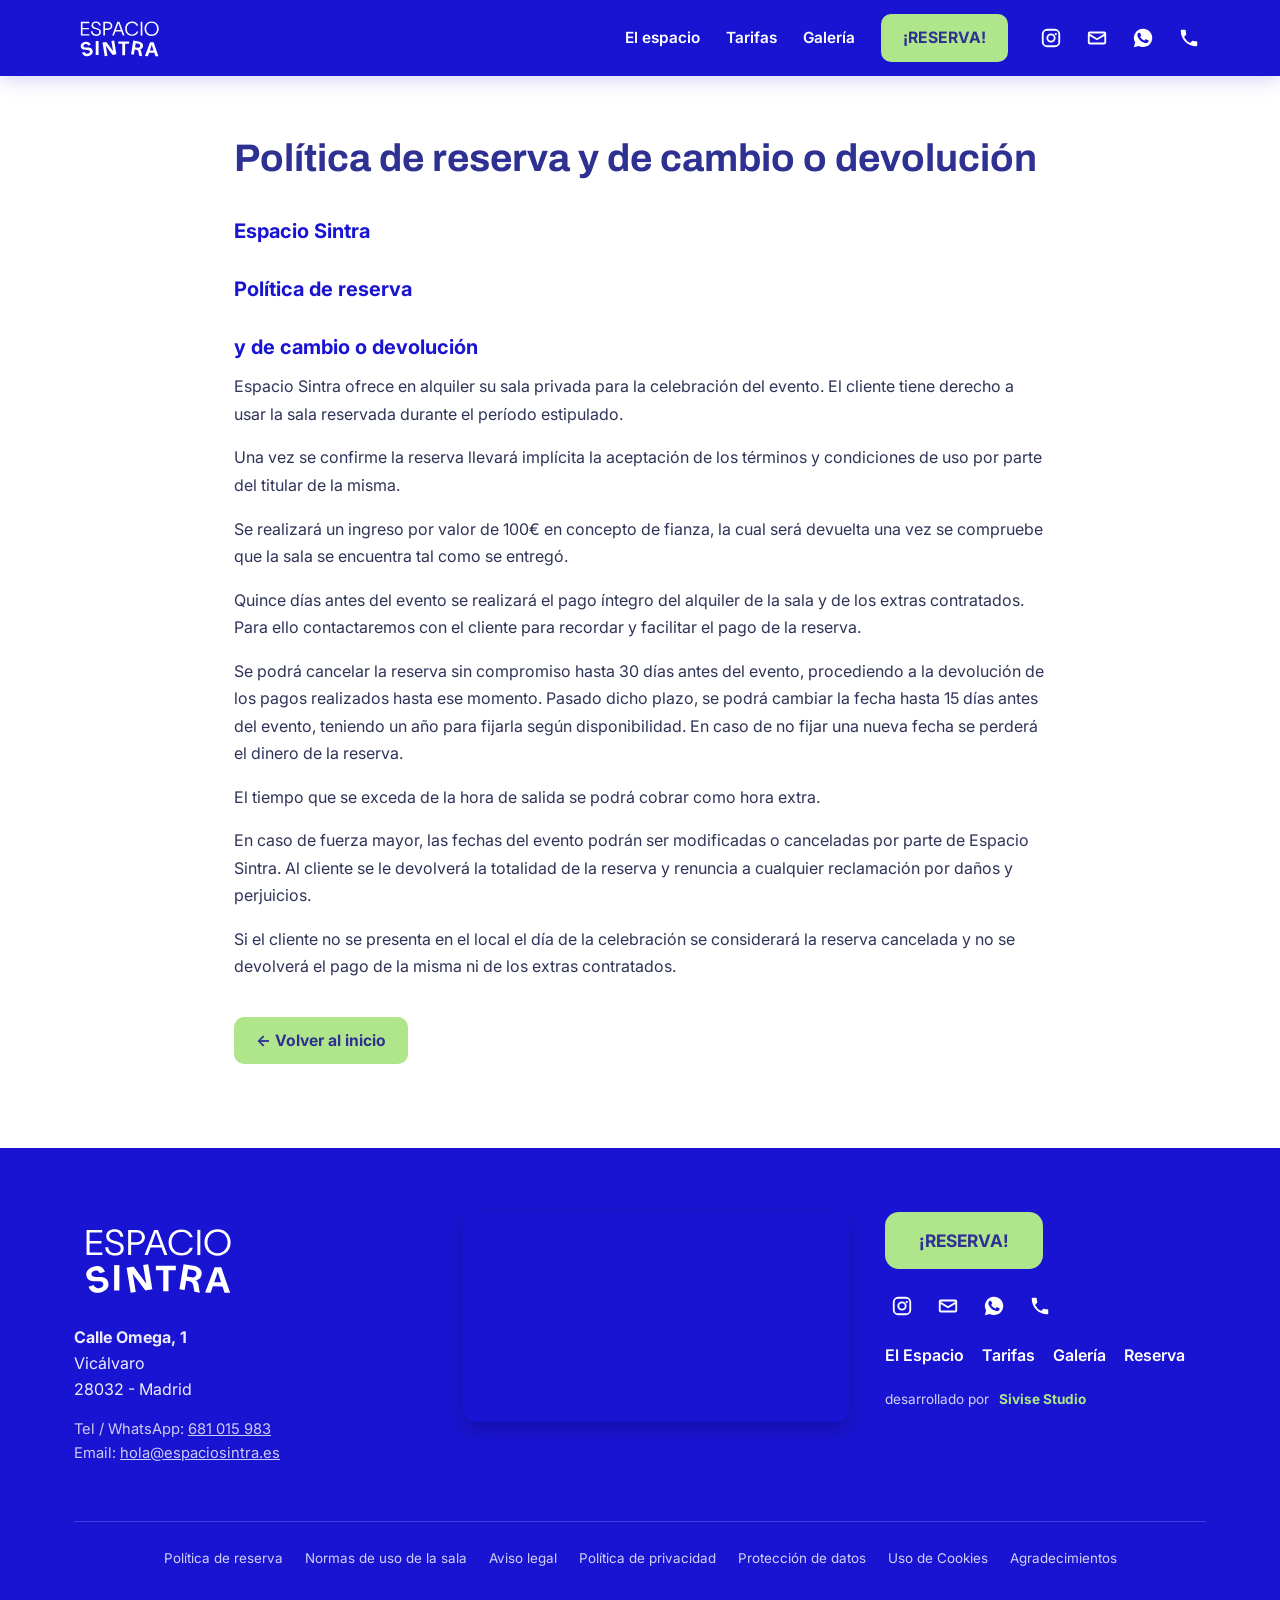
<file: politica_reserva/index.html>
<!DOCTYPE html>
<html lang="es">
<head>
  <meta charset="UTF-8">
  <meta name="viewport" content="width=device-width, initial-scale=1.0">
  <title>Espacio Sintra - Política de reserva</title>
  <meta name="description" content="Política de reserva y de cambio o devolución — Espacio Sintra Madrid">
  <link rel="canonical" href="https://www.espaciosintra.es/politica_reserva/">
  <link rel="icon" type="image/png" href="../img/favicon.png">
  <link rel="apple-touch-icon" href="../img/apple-touch-icon.png">
  <meta property="og:type" content="website">
  <meta property="og:url" content="https://www.espaciosintra.es/politica_reserva/">
  <meta property="og:title" content="Espacio Sintra - Política de reserva">
  <meta property="og:description" content="Política de reserva y de cambio o devolución — Espacio Sintra Madrid">
  <meta property="og:image" content="https://www.espaciosintra.es/img/og-image.png">
  <link rel="preconnect" href="https://fonts.googleapis.com">
  <link rel="preconnect" href="https://fonts.gstatic.com" crossorigin>
  <link href="https://fonts.googleapis.com/css2?family=Archivo:wght@600;700;800&family=Inter:wght@400;500;600;700;800&display=swap" rel="stylesheet">
  <link rel="stylesheet" href="../assets/style.css">
</head>
<body>
  <header class="site-header">
    <div class="container nav-inner">
      <a href="../" class="nav-logo" aria-label="Espacio Sintra Inicio">
        <img src="../img/brand/ES_logotipo-03.svg" alt="Espacio Sintra">
      </a>
      <div class="nav-right">
        <ul class="nav-links">
          <li><a href="../el_espacio/">El espacio</a></li>
          <li><a href="../tarifas/">Tarifas</a></li>
          <li><a href="../galeria/">Galería</a></li>
        </ul>
        <a href="../reservar/" class="btn-mint">¡RESERVA!</a>
        <div class="nav-socials">
        <a href="https://www.instagram.com/espaciosintramadrid" target="_blank" rel="noopener noreferrer" aria-label="Instagram"><svg viewBox="0 0 24 24" aria-hidden="true"><path d="M7.75 2h8.5A5.75 5.75 0 0 1 22 7.75v8.5A5.75 5.75 0 0 1 16.25 22h-8.5A5.75 5.75 0 0 1 2 16.25v-8.5A5.75 5.75 0 0 1 7.75 2Zm0 2A3.75 3.75 0 0 0 4 7.75v8.5A3.75 3.75 0 0 0 7.75 20h8.5A3.75 3.75 0 0 0 20 16.25v-8.5A3.75 3.75 0 0 0 16.25 4h-8.5ZM12 7a5 5 0 1 1 0 10 5 5 0 0 1 0-10Zm0 2a3 3 0 1 0 0 6 3 3 0 0 0 0-6Zm5.25-2.5a1.25 1.25 0 1 1 0 2.5 1.25 1.25 0 0 1 0-2.5Z"/></svg></a>
        <a href="mailto:hola@espaciosintra.es" aria-label="Email"><svg viewBox="0 0 24 24" aria-hidden="true"><path d="M4 5h16a2 2 0 0 1 2 2v10a2 2 0 0 1-2 2H4a2 2 0 0 1-2-2V7a2 2 0 0 1 2-2Zm0 2v.4l8 4.8 8-4.8V7H4Zm16 10V9.7l-7.49 4.5a1 1 0 0 1-1.02 0L4 9.7V17h16Z"/></svg></a>
        <a href="https://wa.me/34681015983" target="_blank" rel="noopener noreferrer" aria-label="WhatsApp"><svg viewBox="0 0 24 24" aria-hidden="true"><path d="M12.04 2a9.95 9.95 0 0 0-8.6 14.95L2 22l5.2-1.36A9.96 9.96 0 1 0 12.04 2Zm5.82 14.1c-.25.7-1.44 1.34-1.99 1.42-.52.08-1.18.11-1.9-.12-.44-.14-1-.33-1.72-.64-3.03-1.31-5-4.36-5.15-4.56-.15-.2-1.23-1.64-1.23-3.13 0-1.49.78-2.22 1.06-2.52.28-.3.6-.38.8-.38h.58c.19 0 .44-.07.69.52.25.6.85 2.08.92 2.23.08.15.13.33.03.53-.1.2-.15.33-.3.5-.15.18-.32.4-.45.54-.15.15-.3.31-.13.61.18.3.78 1.29 1.68 2.09 1.15 1.03 2.13 1.35 2.43 1.5.3.15.48.13.65-.08.18-.2.75-.88.95-1.18.2-.3.4-.25.68-.15.28.1 1.75.83 2.05.98.3.15.5.22.58.35.08.13.08.73-.17 1.43Z"/></svg></a>
        <a href="tel:681015983" aria-label="Teléfono"><svg viewBox="0 0 24 24" aria-hidden="true"><path d="M6.62 10.79a15.05 15.05 0 0 0 6.59 6.59l2.2-2.2a1 1 0 0 1 1.01-.24c1.12.37 2.33.57 3.58.57a1 1 0 0 1 1 1V20a1 1 0 0 1-1 1C10.61 21 3 13.39 3 4a1 1 0 0 1 1-1h3.5a1 1 0 0 1 1 1c0 1.25.2 2.46.57 3.58a1 1 0 0 1-.25 1.01l-2.2 2.2Z"/></svg></a>
    </div>
      </div>
      <button id="menu-toggle" class="menu-toggle" aria-label="Abrir menú" aria-expanded="false">
        <svg width="24" height="24" viewBox="0 0 24 24" fill="none" stroke="currentColor" stroke-width="2.5"><line x1="3" y1="6" x2="21" y2="6"/><line x1="3" y1="12" x2="21" y2="12"/><line x1="3" y1="18" x2="21" y2="18"/></svg>
      </button>
    </div>
    <nav id="mobile-drawer" class="mobile-drawer" aria-label="Navegación móvil">
      <ul>
        <li><a href="../el_espacio/">El espacio</a></li>
        <li><a href="../tarifas/">Tarifas</a></li>
        <li><a href="../galeria/">Galería</a></li>
        <li><a href="../reservar/">¡RESERVA!</a></li>
      </ul>
      <div class="nav-socials">
        <a href="https://www.instagram.com/espaciosintramadrid" target="_blank" rel="noopener noreferrer" aria-label="Instagram"><svg viewBox="0 0 24 24" aria-hidden="true"><path d="M7.75 2h8.5A5.75 5.75 0 0 1 22 7.75v8.5A5.75 5.75 0 0 1 16.25 22h-8.5A5.75 5.75 0 0 1 2 16.25v-8.5A5.75 5.75 0 0 1 7.75 2Zm0 2A3.75 3.75 0 0 0 4 7.75v8.5A3.75 3.75 0 0 0 7.75 20h8.5A3.75 3.75 0 0 0 20 16.25v-8.5A3.75 3.75 0 0 0 16.25 4h-8.5ZM12 7a5 5 0 1 1 0 10 5 5 0 0 1 0-10Zm0 2a3 3 0 1 0 0 6 3 3 0 0 0 0-6Zm5.25-2.5a1.25 1.25 0 1 1 0 2.5 1.25 1.25 0 0 1 0-2.5Z"/></svg></a>
        <a href="mailto:hola@espaciosintra.es" aria-label="Email"><svg viewBox="0 0 24 24" aria-hidden="true"><path d="M4 5h16a2 2 0 0 1 2 2v10a2 2 0 0 1-2 2H4a2 2 0 0 1-2-2V7a2 2 0 0 1 2-2Zm0 2v.4l8 4.8 8-4.8V7H4Zm16 10V9.7l-7.49 4.5a1 1 0 0 1-1.02 0L4 9.7V17h16Z"/></svg></a>
        <a href="https://wa.me/34681015983" target="_blank" rel="noopener noreferrer" aria-label="WhatsApp"><svg viewBox="0 0 24 24" aria-hidden="true"><path d="M12.04 2a9.95 9.95 0 0 0-8.6 14.95L2 22l5.2-1.36A9.96 9.96 0 1 0 12.04 2Zm5.82 14.1c-.25.7-1.44 1.34-1.99 1.42-.52.08-1.18.11-1.9-.12-.44-.14-1-.33-1.72-.64-3.03-1.31-5-4.36-5.15-4.56-.15-.2-1.23-1.64-1.23-3.13 0-1.49.78-2.22 1.06-2.52.28-.3.6-.38.8-.38h.58c.19 0 .44-.07.69.52.25.6.85 2.08.92 2.23.08.15.13.33.03.53-.1.2-.15.33-.3.5-.15.18-.32.4-.45.54-.15.15-.3.31-.13.61.18.3.78 1.29 1.68 2.09 1.15 1.03 2.13 1.35 2.43 1.5.3.15.48.13.65-.08.18-.2.75-.88.95-1.18.2-.3.4-.25.68-.15.28.1 1.75.83 2.05.98.3.15.5.22.58.35.08.13.08.73-.17 1.43Z"/></svg></a>
        <a href="tel:681015983" aria-label="Teléfono"><svg viewBox="0 0 24 24" aria-hidden="true"><path d="M6.62 10.79a15.05 15.05 0 0 0 6.59 6.59l2.2-2.2a1 1 0 0 1 1.01-.24c1.12.37 2.33.57 3.58.57a1 1 0 0 1 1 1V20a1 1 0 0 1-1 1C10.61 21 3 13.39 3 4a1 1 0 0 1 1-1h3.5a1 1 0 0 1 1 1c0 1.25.2 2.46.57 3.58a1 1 0 0 1-.25 1.01l-2.2 2.2Z"/></svg></a>
    </div>
    </nav>
  </header>

  <main>

    <section class="legal-wrap">
      <h1>Política de reserva y de cambio o devolución</h1>
      <h2>Espacio Sintra</h2>
      <h2>Política de reserva</h2>
      <h2>y de cambio o devolución</h2>
      <p>Espacio Sintra ofrece en alquiler su sala privada para la celebración del evento. El cliente tiene derecho a usar la sala reservada durante el período estipulado.</p>
      <p>Una vez se confirme la reserva llevará implícita la aceptación de los términos y condiciones de uso por parte del titular de la misma.</p>
      <p>Se realizará un ingreso por valor de 100€ en concepto de fianza, la cual será devuelta una vez se compruebe que la sala se encuentra tal como se entregó.</p>
      <p>Quince días antes del evento se realizará el pago íntegro del alquiler de la sala y de los extras contratados. Para ello contactaremos con el cliente para recordar y facilitar el pago de la reserva.</p>
      <p>Se podrá cancelar la reserva sin compromiso hasta 30 días antes del evento, procediendo a la devolución de los pagos realizados hasta ese momento. Pasado dicho plazo, se podrá cambiar la fecha hasta 15 días antes del evento, teniendo un año para fijarla según disponibilidad. En caso de no fijar una nueva fecha se perderá el dinero de la reserva.</p>
      <p>El tiempo que se exceda de la hora de salida se podrá cobrar como hora extra.</p>
      <p>En caso de fuerza mayor, las fechas del evento podrán ser modificadas o canceladas por parte de Espacio Sintra. Al cliente se le devolverá la totalidad de la reserva y renuncia a cualquier reclamación por daños y perjuicios.</p>
      <p>Si el cliente no se presenta en el local el día de la celebración se considerará la reserva cancelada y no se devolverá el pago de la misma ni de los extras contratados.</p>
      <div style="margin-top:36px;">
        <a href="../" class="btn-mint">&larr; Volver al inicio</a>
      </div>
    </section>

  </main>

  <footer class="site-footer">
    <div class="container">
      <div class="footer-top">
        <div>
          <img src="../img/brand/ES_logotipo-03.svg" alt="Espacio Sintra" class="footer-logo">
          <p class="footer-address">
            <strong>Calle Omega, 1</strong><br>
            Vicálvaro<br>
            28032 - Madrid
          </p>
          <p class="footer-address" style="font-size:0.92rem; opacity:0.85;">
            Tel / WhatsApp: <a href="tel:681015983" style="text-decoration:underline;">681 015 983</a><br>
            Email: <a href="mailto:hola@espaciosintra.es" style="text-decoration:underline;">hola@espaciosintra.es</a>
          </p>
        </div>

        <div>
          <iframe class="footer-map" loading="lazy" referrerpolicy="no-referrer-when-downgrade" title="Ubicación de Espacio Sintra en Google Maps" src="https://www.google.com/maps/embed?pb=!1m18!1m12!1m3!1d3038.375888779469!2d-3.607991523493664!3d40.400522956624826!2m3!1f0!2f0!3f0!3m2!1i1024!2i768!4f13.1!3m3!1m2!1s0xd42251a2ddd2651%3A0xb4d147cf2492450a!2sEspacio%20Sintra!5e0!3m2!1ses!2ses!4v1754129785091!5m2!1ses!2ses"></iframe>
        </div>

        <div class="footer-actions">
          <a href="../reservar/" class="btn-mint btn-mint-lg">¡RESERVA!</a>
          <div class="nav-socials">
        <a href="https://www.instagram.com/espaciosintramadrid" target="_blank" rel="noopener noreferrer" aria-label="Instagram"><svg viewBox="0 0 24 24" aria-hidden="true"><path d="M7.75 2h8.5A5.75 5.75 0 0 1 22 7.75v8.5A5.75 5.75 0 0 1 16.25 22h-8.5A5.75 5.75 0 0 1 2 16.25v-8.5A5.75 5.75 0 0 1 7.75 2Zm0 2A3.75 3.75 0 0 0 4 7.75v8.5A3.75 3.75 0 0 0 7.75 20h8.5A3.75 3.75 0 0 0 20 16.25v-8.5A3.75 3.75 0 0 0 16.25 4h-8.5ZM12 7a5 5 0 1 1 0 10 5 5 0 0 1 0-10Zm0 2a3 3 0 1 0 0 6 3 3 0 0 0 0-6Zm5.25-2.5a1.25 1.25 0 1 1 0 2.5 1.25 1.25 0 0 1 0-2.5Z"/></svg></a>
        <a href="mailto:hola@espaciosintra.es" aria-label="Email"><svg viewBox="0 0 24 24" aria-hidden="true"><path d="M4 5h16a2 2 0 0 1 2 2v10a2 2 0 0 1-2 2H4a2 2 0 0 1-2-2V7a2 2 0 0 1 2-2Zm0 2v.4l8 4.8 8-4.8V7H4Zm16 10V9.7l-7.49 4.5a1 1 0 0 1-1.02 0L4 9.7V17h16Z"/></svg></a>
        <a href="https://wa.me/34681015983" target="_blank" rel="noopener noreferrer" aria-label="WhatsApp"><svg viewBox="0 0 24 24" aria-hidden="true"><path d="M12.04 2a9.95 9.95 0 0 0-8.6 14.95L2 22l5.2-1.36A9.96 9.96 0 1 0 12.04 2Zm5.82 14.1c-.25.7-1.44 1.34-1.99 1.42-.52.08-1.18.11-1.9-.12-.44-.14-1-.33-1.72-.64-3.03-1.31-5-4.36-5.15-4.56-.15-.2-1.23-1.64-1.23-3.13 0-1.49.78-2.22 1.06-2.52.28-.3.6-.38.8-.38h.58c.19 0 .44-.07.69.52.25.6.85 2.08.92 2.23.08.15.13.33.03.53-.1.2-.15.33-.3.5-.15.18-.32.4-.45.54-.15.15-.3.31-.13.61.18.3.78 1.29 1.68 2.09 1.15 1.03 2.13 1.35 2.43 1.5.3.15.48.13.65-.08.18-.2.75-.88.95-1.18.2-.3.4-.25.68-.15.28.1 1.75.83 2.05.98.3.15.5.22.58.35.08.13.08.73-.17 1.43Z"/></svg></a>
        <a href="tel:681015983" aria-label="Teléfono"><svg viewBox="0 0 24 24" aria-hidden="true"><path d="M6.62 10.79a15.05 15.05 0 0 0 6.59 6.59l2.2-2.2a1 1 0 0 1 1.01-.24c1.12.37 2.33.57 3.58.57a1 1 0 0 1 1 1V20a1 1 0 0 1-1 1C10.61 21 3 13.39 3 4a1 1 0 0 1 1-1h3.5a1 1 0 0 1 1 1c0 1.25.2 2.46.57 3.58a1 1 0 0 1-.25 1.01l-2.2 2.2Z"/></svg></a>
    </div>
          <nav class="footer-nav" aria-label="Enlaces pie de página">
            <a href="../el_espacio/">El Espacio</a>
            <a href="../tarifas/">Tarifas</a>
            <a href="../galeria/">Galería</a>
            <a href="../reservar/">Reserva</a>
          </nav>
          <a href="https://www.sivisestudio.es/" target="_blank" rel="noopener noreferrer" class="footer-credit">
            desarrollado por <strong>Sivise Studio</strong>
          </a>
        </div>
      </div>

      <div class="footer-legal">
        <a href="../politica_reserva/">Política de reserva</a>
        <a href="../terminos_condiciones/">Normas de uso de la sala</a>
        <a href="../aviso_legal/">Aviso legal</a>
        <a href="../politica_privacidad/">Política de privacidad</a>
        <a href="../proteccion_datos/">Protección de datos</a>
        <a href="../uso_cookies/">Uso de Cookies</a>
        <a href="../gracias/">Agradecimientos</a>
      </div>
    </div>
  </footer>

  <script src="../assets/app.js"></script>
</body>
</html>
</file>
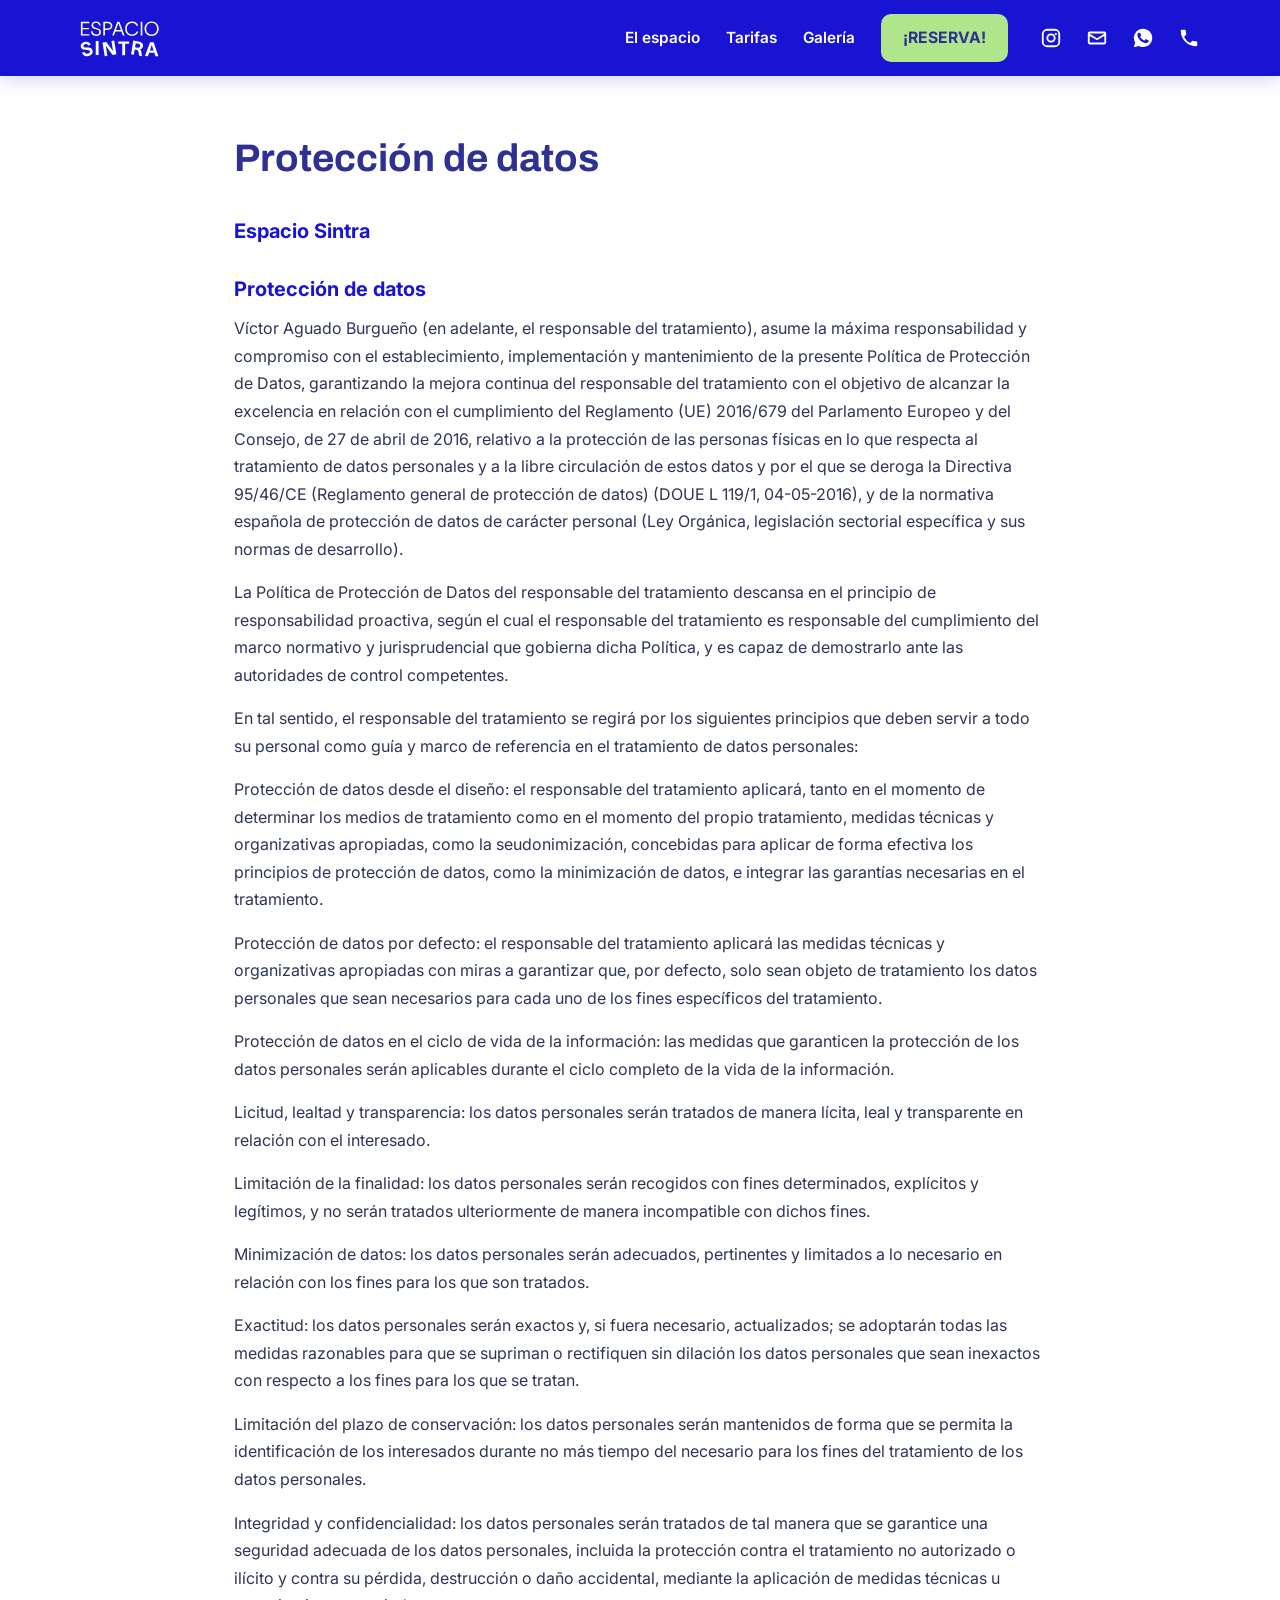
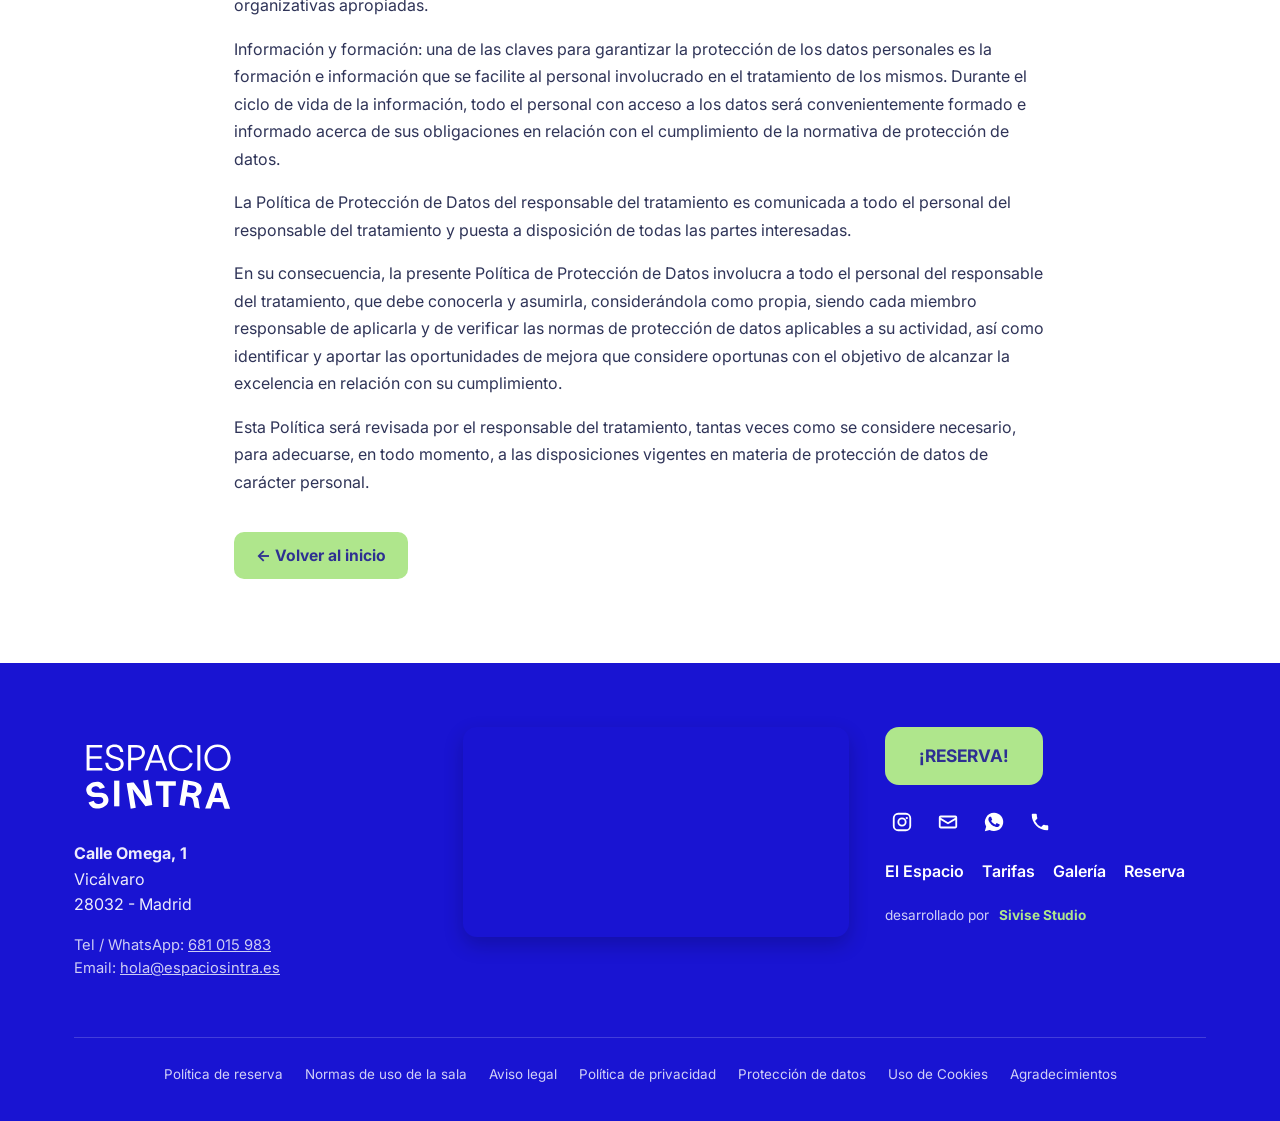
<file: proteccion_datos/index.html>
<!DOCTYPE html>
<html lang="es">
<head>
  <meta charset="UTF-8">
  <meta name="viewport" content="width=device-width, initial-scale=1.0">
  <title>Espacio Sintra - Protección de datos</title>
  <meta name="description" content="Protección de datos — Espacio Sintra Madrid">
  <link rel="canonical" href="https://www.espaciosintra.es/proteccion_datos/">
  <link rel="icon" type="image/png" href="../img/favicon.png">
  <link rel="apple-touch-icon" href="../img/apple-touch-icon.png">
  <meta property="og:type" content="website">
  <meta property="og:url" content="https://www.espaciosintra.es/proteccion_datos/">
  <meta property="og:title" content="Espacio Sintra - Protección de datos">
  <meta property="og:description" content="Protección de datos — Espacio Sintra Madrid">
  <meta property="og:image" content="https://www.espaciosintra.es/img/og-image.png">
  <link rel="preconnect" href="https://fonts.googleapis.com">
  <link rel="preconnect" href="https://fonts.gstatic.com" crossorigin>
  <link href="https://fonts.googleapis.com/css2?family=Archivo:wght@600;700;800&family=Inter:wght@400;500;600;700;800&display=swap" rel="stylesheet">
  <link rel="stylesheet" href="../assets/style.css">
</head>
<body>
  <header class="site-header">
    <div class="container nav-inner">
      <a href="../" class="nav-logo" aria-label="Espacio Sintra Inicio">
        <img src="../img/brand/ES_logotipo-03.svg" alt="Espacio Sintra">
      </a>
      <div class="nav-right">
        <ul class="nav-links">
          <li><a href="../el_espacio/">El espacio</a></li>
          <li><a href="../tarifas/">Tarifas</a></li>
          <li><a href="../galeria/">Galería</a></li>
        </ul>
        <a href="../reservar/" class="btn-mint">¡RESERVA!</a>
        <div class="nav-socials">
        <a href="https://www.instagram.com/espaciosintramadrid" target="_blank" rel="noopener noreferrer" aria-label="Instagram"><svg viewBox="0 0 24 24" aria-hidden="true"><path d="M7.75 2h8.5A5.75 5.75 0 0 1 22 7.75v8.5A5.75 5.75 0 0 1 16.25 22h-8.5A5.75 5.75 0 0 1 2 16.25v-8.5A5.75 5.75 0 0 1 7.75 2Zm0 2A3.75 3.75 0 0 0 4 7.75v8.5A3.75 3.75 0 0 0 7.75 20h8.5A3.75 3.75 0 0 0 20 16.25v-8.5A3.75 3.75 0 0 0 16.25 4h-8.5ZM12 7a5 5 0 1 1 0 10 5 5 0 0 1 0-10Zm0 2a3 3 0 1 0 0 6 3 3 0 0 0 0-6Zm5.25-2.5a1.25 1.25 0 1 1 0 2.5 1.25 1.25 0 0 1 0-2.5Z"/></svg></a>
        <a href="mailto:hola@espaciosintra.es" aria-label="Email"><svg viewBox="0 0 24 24" aria-hidden="true"><path d="M4 5h16a2 2 0 0 1 2 2v10a2 2 0 0 1-2 2H4a2 2 0 0 1-2-2V7a2 2 0 0 1 2-2Zm0 2v.4l8 4.8 8-4.8V7H4Zm16 10V9.7l-7.49 4.5a1 1 0 0 1-1.02 0L4 9.7V17h16Z"/></svg></a>
        <a href="https://wa.me/34681015983" target="_blank" rel="noopener noreferrer" aria-label="WhatsApp"><svg viewBox="0 0 24 24" aria-hidden="true"><path d="M12.04 2a9.95 9.95 0 0 0-8.6 14.95L2 22l5.2-1.36A9.96 9.96 0 1 0 12.04 2Zm5.82 14.1c-.25.7-1.44 1.34-1.99 1.42-.52.08-1.18.11-1.9-.12-.44-.14-1-.33-1.72-.64-3.03-1.31-5-4.36-5.15-4.56-.15-.2-1.23-1.64-1.23-3.13 0-1.49.78-2.22 1.06-2.52.28-.3.6-.38.8-.38h.58c.19 0 .44-.07.69.52.25.6.85 2.08.92 2.23.08.15.13.33.03.53-.1.2-.15.33-.3.5-.15.18-.32.4-.45.54-.15.15-.3.31-.13.61.18.3.78 1.29 1.68 2.09 1.15 1.03 2.13 1.35 2.43 1.5.3.15.48.13.65-.08.18-.2.75-.88.95-1.18.2-.3.4-.25.68-.15.28.1 1.75.83 2.05.98.3.15.5.22.58.35.08.13.08.73-.17 1.43Z"/></svg></a>
        <a href="tel:681015983" aria-label="Teléfono"><svg viewBox="0 0 24 24" aria-hidden="true"><path d="M6.62 10.79a15.05 15.05 0 0 0 6.59 6.59l2.2-2.2a1 1 0 0 1 1.01-.24c1.12.37 2.33.57 3.58.57a1 1 0 0 1 1 1V20a1 1 0 0 1-1 1C10.61 21 3 13.39 3 4a1 1 0 0 1 1-1h3.5a1 1 0 0 1 1 1c0 1.25.2 2.46.57 3.58a1 1 0 0 1-.25 1.01l-2.2 2.2Z"/></svg></a>
    </div>
      </div>
      <button id="menu-toggle" class="menu-toggle" aria-label="Abrir menú" aria-expanded="false">
        <svg width="24" height="24" viewBox="0 0 24 24" fill="none" stroke="currentColor" stroke-width="2.5"><line x1="3" y1="6" x2="21" y2="6"/><line x1="3" y1="12" x2="21" y2="12"/><line x1="3" y1="18" x2="21" y2="18"/></svg>
      </button>
    </div>
    <nav id="mobile-drawer" class="mobile-drawer" aria-label="Navegación móvil">
      <ul>
        <li><a href="../el_espacio/">El espacio</a></li>
        <li><a href="../tarifas/">Tarifas</a></li>
        <li><a href="../galeria/">Galería</a></li>
        <li><a href="../reservar/">¡RESERVA!</a></li>
      </ul>
      <div class="nav-socials">
        <a href="https://www.instagram.com/espaciosintramadrid" target="_blank" rel="noopener noreferrer" aria-label="Instagram"><svg viewBox="0 0 24 24" aria-hidden="true"><path d="M7.75 2h8.5A5.75 5.75 0 0 1 22 7.75v8.5A5.75 5.75 0 0 1 16.25 22h-8.5A5.75 5.75 0 0 1 2 16.25v-8.5A5.75 5.75 0 0 1 7.75 2Zm0 2A3.75 3.75 0 0 0 4 7.75v8.5A3.75 3.75 0 0 0 7.75 20h8.5A3.75 3.75 0 0 0 20 16.25v-8.5A3.75 3.75 0 0 0 16.25 4h-8.5ZM12 7a5 5 0 1 1 0 10 5 5 0 0 1 0-10Zm0 2a3 3 0 1 0 0 6 3 3 0 0 0 0-6Zm5.25-2.5a1.25 1.25 0 1 1 0 2.5 1.25 1.25 0 0 1 0-2.5Z"/></svg></a>
        <a href="mailto:hola@espaciosintra.es" aria-label="Email"><svg viewBox="0 0 24 24" aria-hidden="true"><path d="M4 5h16a2 2 0 0 1 2 2v10a2 2 0 0 1-2 2H4a2 2 0 0 1-2-2V7a2 2 0 0 1 2-2Zm0 2v.4l8 4.8 8-4.8V7H4Zm16 10V9.7l-7.49 4.5a1 1 0 0 1-1.02 0L4 9.7V17h16Z"/></svg></a>
        <a href="https://wa.me/34681015983" target="_blank" rel="noopener noreferrer" aria-label="WhatsApp"><svg viewBox="0 0 24 24" aria-hidden="true"><path d="M12.04 2a9.95 9.95 0 0 0-8.6 14.95L2 22l5.2-1.36A9.96 9.96 0 1 0 12.04 2Zm5.82 14.1c-.25.7-1.44 1.34-1.99 1.42-.52.08-1.18.11-1.9-.12-.44-.14-1-.33-1.72-.64-3.03-1.31-5-4.36-5.15-4.56-.15-.2-1.23-1.64-1.23-3.13 0-1.49.78-2.22 1.06-2.52.28-.3.6-.38.8-.38h.58c.19 0 .44-.07.69.52.25.6.85 2.08.92 2.23.08.15.13.33.03.53-.1.2-.15.33-.3.5-.15.18-.32.4-.45.54-.15.15-.3.31-.13.61.18.3.78 1.29 1.68 2.09 1.15 1.03 2.13 1.35 2.43 1.5.3.15.48.13.65-.08.18-.2.75-.88.95-1.18.2-.3.4-.25.68-.15.28.1 1.75.83 2.05.98.3.15.5.22.58.35.08.13.08.73-.17 1.43Z"/></svg></a>
        <a href="tel:681015983" aria-label="Teléfono"><svg viewBox="0 0 24 24" aria-hidden="true"><path d="M6.62 10.79a15.05 15.05 0 0 0 6.59 6.59l2.2-2.2a1 1 0 0 1 1.01-.24c1.12.37 2.33.57 3.58.57a1 1 0 0 1 1 1V20a1 1 0 0 1-1 1C10.61 21 3 13.39 3 4a1 1 0 0 1 1-1h3.5a1 1 0 0 1 1 1c0 1.25.2 2.46.57 3.58a1 1 0 0 1-.25 1.01l-2.2 2.2Z"/></svg></a>
    </div>
    </nav>
  </header>

  <main>

    <section class="legal-wrap">
      <h1>Protección de datos</h1>
      <h2>Espacio Sintra</h2>
      <h2>Protección de datos</h2>
      <p>Víctor Aguado Burgueño (en adelante, el responsable del tratamiento), asume la máxima responsabilidad y compromiso con el establecimiento, implementación y mantenimiento de la presente Política de Protección de Datos, garantizando la mejora continua del responsable del tratamiento con el objetivo de alcanzar la excelencia en relación con el cumplimiento del Reglamento (UE) 2016/679 del Parlamento Europeo y del Consejo, de 27 de abril de 2016, relativo a la protección de las personas físicas en lo que respecta al tratamiento de datos personales y a la libre circulación de estos datos y por el que se deroga la Directiva 95/46/CE (Reglamento general de protección de datos) (DOUE L 119/1, 04-05-2016), y de la normativa española de protección de datos de carácter personal (Ley Orgánica, legislación sectorial específica y sus normas de desarrollo).</p>
      <p>La Política de Protección de Datos del responsable del tratamiento descansa en el principio de responsabilidad proactiva, según el cual el responsable del tratamiento es responsable del cumplimiento del marco normativo y jurisprudencial que gobierna dicha Política, y es capaz de demostrarlo ante las autoridades de control competentes.</p>
      <p>En tal sentido, el responsable del tratamiento se regirá por los siguientes principios que deben servir a todo su personal como guía y marco de referencia en el tratamiento de datos personales:</p>
      <p>Protección de datos desde el diseño: el responsable del tratamiento aplicará, tanto en el momento de determinar los medios de tratamiento como en el momento del propio tratamiento, medidas técnicas y organizativas apropiadas, como la seudonimización, concebidas para aplicar de forma efectiva los principios de protección de datos, como la minimización de datos, e integrar las garantías necesarias en el tratamiento.</p>
      <p>Protección de datos por defecto: el responsable del tratamiento aplicará las medidas técnicas y organizativas apropiadas con miras a garantizar que, por defecto, solo sean objeto de tratamiento los datos personales que sean necesarios para cada uno de los fines específicos del tratamiento.</p>
      <p>Protección de datos en el ciclo de vida de la información: las medidas que garanticen la protección de los datos personales serán aplicables durante el ciclo completo de la vida de la información.</p>
      <p>Licitud, lealtad y transparencia: los datos personales serán tratados de manera lícita, leal y transparente en relación con el interesado.</p>
      <p>Limitación de la finalidad: los datos personales serán recogidos con fines determinados, explícitos y legítimos, y no serán tratados ulteriormente de manera incompatible con dichos fines.</p>
      <p>Minimización de datos: los datos personales serán adecuados, pertinentes y limitados a lo necesario en relación con los fines para los que son tratados.</p>
      <p>Exactitud: los datos personales serán exactos y, si fuera necesario, actualizados; se adoptarán todas las medidas razonables para que se supriman o rectifiquen sin dilación los datos personales que sean inexactos con respecto a los fines para los que se tratan.</p>
      <p>Limitación del plazo de conservación: los datos personales serán mantenidos de forma que se permita la identificación de los interesados durante no más tiempo del necesario para los fines del tratamiento de los datos personales.</p>
      <p>Integridad y confidencialidad: los datos personales serán tratados de tal manera que se garantice una seguridad adecuada de los datos personales, incluida la protección contra el tratamiento no autorizado o ilícito y contra su pérdida, destrucción o daño accidental, mediante la aplicación de medidas técnicas u organizativas apropiadas.</p>
      <p>Información y formación: una de las claves para garantizar la protección de los datos personales es la formación e información que se facilite al personal involucrado en el tratamiento de los mismos. Durante el ciclo de vida de la información, todo el personal con acceso a los datos será convenientemente formado e informado acerca de sus obligaciones en relación con el cumplimiento de la normativa de protección de datos.</p>
      <p>La Política de Protección de Datos del responsable del tratamiento es comunicada a todo el personal del responsable del tratamiento y puesta a disposición de todas las partes interesadas.</p>
      <p>En su consecuencia, la presente Política de Protección de Datos involucra a todo el personal del responsable del tratamiento, que debe conocerla y asumirla, considerándola como propia, siendo cada miembro responsable de aplicarla y de verificar las normas de protección de datos aplicables a su actividad, así como identificar y aportar las oportunidades de mejora que considere oportunas con el objetivo de alcanzar la excelencia en relación con su cumplimiento.</p>
      <p>Esta Política será revisada por el responsable del tratamiento, tantas veces como se considere necesario, para adecuarse, en todo momento, a las disposiciones vigentes en materia de protección de datos de carácter personal.</p>
      <div style="margin-top:36px;">
        <a href="../" class="btn-mint">&larr; Volver al inicio</a>
      </div>
    </section>

  </main>

  <footer class="site-footer">
    <div class="container">
      <div class="footer-top">
        <div>
          <img src="../img/brand/ES_logotipo-03.svg" alt="Espacio Sintra" class="footer-logo">
          <p class="footer-address">
            <strong>Calle Omega, 1</strong><br>
            Vicálvaro<br>
            28032 - Madrid
          </p>
          <p class="footer-address" style="font-size:0.92rem; opacity:0.85;">
            Tel / WhatsApp: <a href="tel:681015983" style="text-decoration:underline;">681 015 983</a><br>
            Email: <a href="mailto:hola@espaciosintra.es" style="text-decoration:underline;">hola@espaciosintra.es</a>
          </p>
        </div>

        <div>
          <iframe class="footer-map" loading="lazy" referrerpolicy="no-referrer-when-downgrade" title="Ubicación de Espacio Sintra en Google Maps" src="https://www.google.com/maps/embed?pb=!1m18!1m12!1m3!1d3038.375888779469!2d-3.607991523493664!3d40.400522956624826!2m3!1f0!2f0!3f0!3m2!1i1024!2i768!4f13.1!3m3!1m2!1s0xd42251a2ddd2651%3A0xb4d147cf2492450a!2sEspacio%20Sintra!5e0!3m2!1ses!2ses!4v1754129785091!5m2!1ses!2ses"></iframe>
        </div>

        <div class="footer-actions">
          <a href="../reservar/" class="btn-mint btn-mint-lg">¡RESERVA!</a>
          <div class="nav-socials">
        <a href="https://www.instagram.com/espaciosintramadrid" target="_blank" rel="noopener noreferrer" aria-label="Instagram"><svg viewBox="0 0 24 24" aria-hidden="true"><path d="M7.75 2h8.5A5.75 5.75 0 0 1 22 7.75v8.5A5.75 5.75 0 0 1 16.25 22h-8.5A5.75 5.75 0 0 1 2 16.25v-8.5A5.75 5.75 0 0 1 7.75 2Zm0 2A3.75 3.75 0 0 0 4 7.75v8.5A3.75 3.75 0 0 0 7.75 20h8.5A3.75 3.75 0 0 0 20 16.25v-8.5A3.75 3.75 0 0 0 16.25 4h-8.5ZM12 7a5 5 0 1 1 0 10 5 5 0 0 1 0-10Zm0 2a3 3 0 1 0 0 6 3 3 0 0 0 0-6Zm5.25-2.5a1.25 1.25 0 1 1 0 2.5 1.25 1.25 0 0 1 0-2.5Z"/></svg></a>
        <a href="mailto:hola@espaciosintra.es" aria-label="Email"><svg viewBox="0 0 24 24" aria-hidden="true"><path d="M4 5h16a2 2 0 0 1 2 2v10a2 2 0 0 1-2 2H4a2 2 0 0 1-2-2V7a2 2 0 0 1 2-2Zm0 2v.4l8 4.8 8-4.8V7H4Zm16 10V9.7l-7.49 4.5a1 1 0 0 1-1.02 0L4 9.7V17h16Z"/></svg></a>
        <a href="https://wa.me/34681015983" target="_blank" rel="noopener noreferrer" aria-label="WhatsApp"><svg viewBox="0 0 24 24" aria-hidden="true"><path d="M12.04 2a9.95 9.95 0 0 0-8.6 14.95L2 22l5.2-1.36A9.96 9.96 0 1 0 12.04 2Zm5.82 14.1c-.25.7-1.44 1.34-1.99 1.42-.52.08-1.18.11-1.9-.12-.44-.14-1-.33-1.72-.64-3.03-1.31-5-4.36-5.15-4.56-.15-.2-1.23-1.64-1.23-3.13 0-1.49.78-2.22 1.06-2.52.28-.3.6-.38.8-.38h.58c.19 0 .44-.07.69.52.25.6.85 2.08.92 2.23.08.15.13.33.03.53-.1.2-.15.33-.3.5-.15.18-.32.4-.45.54-.15.15-.3.31-.13.61.18.3.78 1.29 1.68 2.09 1.15 1.03 2.13 1.35 2.43 1.5.3.15.48.13.65-.08.18-.2.75-.88.95-1.18.2-.3.4-.25.68-.15.28.1 1.75.83 2.05.98.3.15.5.22.58.35.08.13.08.73-.17 1.43Z"/></svg></a>
        <a href="tel:681015983" aria-label="Teléfono"><svg viewBox="0 0 24 24" aria-hidden="true"><path d="M6.62 10.79a15.05 15.05 0 0 0 6.59 6.59l2.2-2.2a1 1 0 0 1 1.01-.24c1.12.37 2.33.57 3.58.57a1 1 0 0 1 1 1V20a1 1 0 0 1-1 1C10.61 21 3 13.39 3 4a1 1 0 0 1 1-1h3.5a1 1 0 0 1 1 1c0 1.25.2 2.46.57 3.58a1 1 0 0 1-.25 1.01l-2.2 2.2Z"/></svg></a>
    </div>
          <nav class="footer-nav" aria-label="Enlaces pie de página">
            <a href="../el_espacio/">El Espacio</a>
            <a href="../tarifas/">Tarifas</a>
            <a href="../galeria/">Galería</a>
            <a href="../reservar/">Reserva</a>
          </nav>
          <a href="https://www.sivisestudio.es/" target="_blank" rel="noopener noreferrer" class="footer-credit">
            desarrollado por <strong>Sivise Studio</strong>
          </a>
        </div>
      </div>

      <div class="footer-legal">
        <a href="../politica_reserva/">Política de reserva</a>
        <a href="../terminos_condiciones/">Normas de uso de la sala</a>
        <a href="../aviso_legal/">Aviso legal</a>
        <a href="../politica_privacidad/">Política de privacidad</a>
        <a href="../proteccion_datos/">Protección de datos</a>
        <a href="../uso_cookies/">Uso de Cookies</a>
        <a href="../gracias/">Agradecimientos</a>
      </div>
    </div>
  </footer>

  <script src="../assets/app.js"></script>
</body>
</html>
</file>
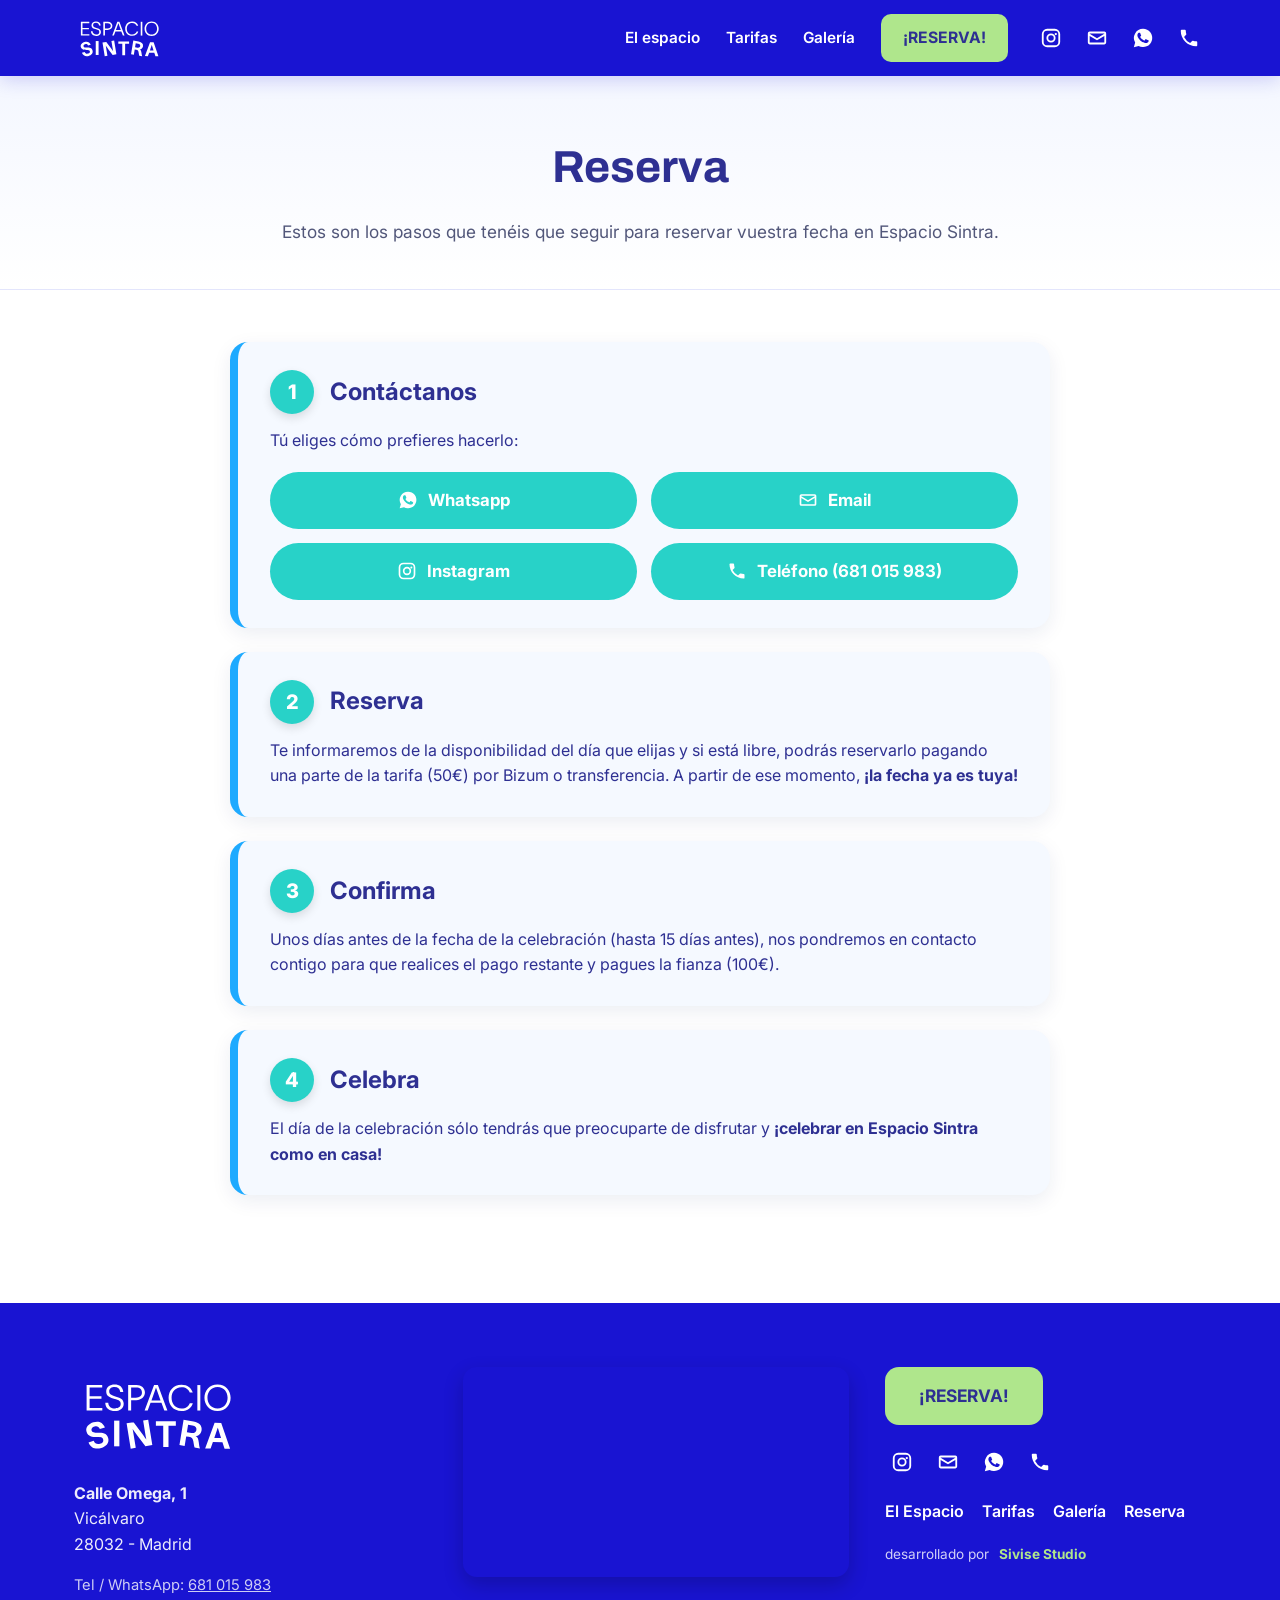
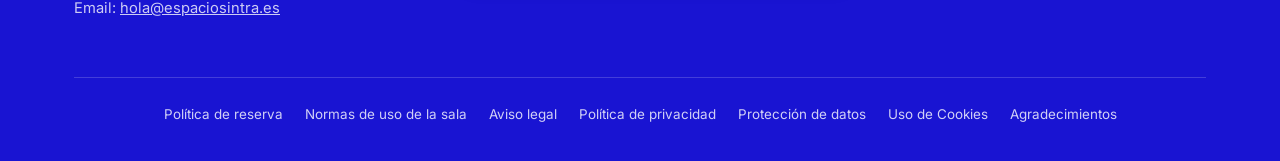
<file: reservar/index.html>
<!DOCTYPE html>
<html lang="es">
<head>
  <meta charset="UTF-8">
  <meta name="viewport" content="width=device-width, initial-scale=1.0">
  <title>Espacio Sintra - ¡Reserva ya!</title>
  <meta name="description" content="Reserva tu celebración en Espacio Sintra por WhatsApp, Email, Instagram o teléfono en 4 sencillos pasos.">
  <link rel="canonical" href="https://www.espaciosintra.es/reservar/">
  <link rel="icon" type="image/png" href="../img/favicon.png">
  <link rel="apple-touch-icon" href="../img/apple-touch-icon.png">
  <meta property="og:type" content="website">
  <meta property="og:url" content="https://www.espaciosintra.es/reservar/">
  <meta property="og:title" content="Espacio Sintra - ¡Reserva ya!">
  <meta property="og:description" content="Reserva tu celebración en Espacio Sintra por WhatsApp, Email, Instagram o teléfono en 4 sencillos pasos.">
  <meta property="og:image" content="https://www.espaciosintra.es/img/og-image.png">
  <link rel="preconnect" href="https://fonts.googleapis.com">
  <link rel="preconnect" href="https://fonts.gstatic.com" crossorigin>
  <link href="https://fonts.googleapis.com/css2?family=Archivo:wght@600;700;800&family=Inter:wght@400;500;600;700;800&display=swap" rel="stylesheet">
  <link rel="stylesheet" href="../assets/style.css">
</head>
<body>
  <header class="site-header">
    <div class="container nav-inner">
      <a href="../" class="nav-logo" aria-label="Espacio Sintra Inicio">
        <img src="../img/brand/ES_logotipo-03.svg" alt="Espacio Sintra">
      </a>
      <div class="nav-right">
        <ul class="nav-links">
          <li><a href="../el_espacio/">El espacio</a></li>
          <li><a href="../tarifas/">Tarifas</a></li>
          <li><a href="../galeria/">Galería</a></li>
        </ul>
        <a href="../reservar/" class="btn-mint">¡RESERVA!</a>
        <div class="nav-socials">
        <a href="https://www.instagram.com/espaciosintramadrid" target="_blank" rel="noopener noreferrer" aria-label="Instagram"><svg viewBox="0 0 24 24" aria-hidden="true"><path d="M7.75 2h8.5A5.75 5.75 0 0 1 22 7.75v8.5A5.75 5.75 0 0 1 16.25 22h-8.5A5.75 5.75 0 0 1 2 16.25v-8.5A5.75 5.75 0 0 1 7.75 2Zm0 2A3.75 3.75 0 0 0 4 7.75v8.5A3.75 3.75 0 0 0 7.75 20h8.5A3.75 3.75 0 0 0 20 16.25v-8.5A3.75 3.75 0 0 0 16.25 4h-8.5ZM12 7a5 5 0 1 1 0 10 5 5 0 0 1 0-10Zm0 2a3 3 0 1 0 0 6 3 3 0 0 0 0-6Zm5.25-2.5a1.25 1.25 0 1 1 0 2.5 1.25 1.25 0 0 1 0-2.5Z"/></svg></a>
        <a href="mailto:hola@espaciosintra.es" aria-label="Email"><svg viewBox="0 0 24 24" aria-hidden="true"><path d="M4 5h16a2 2 0 0 1 2 2v10a2 2 0 0 1-2 2H4a2 2 0 0 1-2-2V7a2 2 0 0 1 2-2Zm0 2v.4l8 4.8 8-4.8V7H4Zm16 10V9.7l-7.49 4.5a1 1 0 0 1-1.02 0L4 9.7V17h16Z"/></svg></a>
        <a href="https://wa.me/34681015983" target="_blank" rel="noopener noreferrer" aria-label="WhatsApp"><svg viewBox="0 0 24 24" aria-hidden="true"><path d="M12.04 2a9.95 9.95 0 0 0-8.6 14.95L2 22l5.2-1.36A9.96 9.96 0 1 0 12.04 2Zm5.82 14.1c-.25.7-1.44 1.34-1.99 1.42-.52.08-1.18.11-1.9-.12-.44-.14-1-.33-1.72-.64-3.03-1.31-5-4.36-5.15-4.56-.15-.2-1.23-1.64-1.23-3.13 0-1.49.78-2.22 1.06-2.52.28-.3.6-.38.8-.38h.58c.19 0 .44-.07.69.52.25.6.85 2.08.92 2.23.08.15.13.33.03.53-.1.2-.15.33-.3.5-.15.18-.32.4-.45.54-.15.15-.3.31-.13.61.18.3.78 1.29 1.68 2.09 1.15 1.03 2.13 1.35 2.43 1.5.3.15.48.13.65-.08.18-.2.75-.88.95-1.18.2-.3.4-.25.68-.15.28.1 1.75.83 2.05.98.3.15.5.22.58.35.08.13.08.73-.17 1.43Z"/></svg></a>
        <a href="tel:681015983" aria-label="Teléfono"><svg viewBox="0 0 24 24" aria-hidden="true"><path d="M6.62 10.79a15.05 15.05 0 0 0 6.59 6.59l2.2-2.2a1 1 0 0 1 1.01-.24c1.12.37 2.33.57 3.58.57a1 1 0 0 1 1 1V20a1 1 0 0 1-1 1C10.61 21 3 13.39 3 4a1 1 0 0 1 1-1h3.5a1 1 0 0 1 1 1c0 1.25.2 2.46.57 3.58a1 1 0 0 1-.25 1.01l-2.2 2.2Z"/></svg></a>
    </div>
      </div>
      <button id="menu-toggle" class="menu-toggle" aria-label="Abrir menú" aria-expanded="false">
        <svg width="24" height="24" viewBox="0 0 24 24" fill="none" stroke="currentColor" stroke-width="2.5"><line x1="3" y1="6" x2="21" y2="6"/><line x1="3" y1="12" x2="21" y2="12"/><line x1="3" y1="18" x2="21" y2="18"/></svg>
      </button>
    </div>
    <nav id="mobile-drawer" class="mobile-drawer" aria-label="Navegación móvil">
      <ul>
        <li><a href="../el_espacio/">El espacio</a></li>
        <li><a href="../tarifas/">Tarifas</a></li>
        <li><a href="../galeria/">Galería</a></li>
        <li><a href="../reservar/">¡RESERVA!</a></li>
      </ul>
      <div class="nav-socials">
        <a href="https://www.instagram.com/espaciosintramadrid" target="_blank" rel="noopener noreferrer" aria-label="Instagram"><svg viewBox="0 0 24 24" aria-hidden="true"><path d="M7.75 2h8.5A5.75 5.75 0 0 1 22 7.75v8.5A5.75 5.75 0 0 1 16.25 22h-8.5A5.75 5.75 0 0 1 2 16.25v-8.5A5.75 5.75 0 0 1 7.75 2Zm0 2A3.75 3.75 0 0 0 4 7.75v8.5A3.75 3.75 0 0 0 7.75 20h8.5A3.75 3.75 0 0 0 20 16.25v-8.5A3.75 3.75 0 0 0 16.25 4h-8.5ZM12 7a5 5 0 1 1 0 10 5 5 0 0 1 0-10Zm0 2a3 3 0 1 0 0 6 3 3 0 0 0 0-6Zm5.25-2.5a1.25 1.25 0 1 1 0 2.5 1.25 1.25 0 0 1 0-2.5Z"/></svg></a>
        <a href="mailto:hola@espaciosintra.es" aria-label="Email"><svg viewBox="0 0 24 24" aria-hidden="true"><path d="M4 5h16a2 2 0 0 1 2 2v10a2 2 0 0 1-2 2H4a2 2 0 0 1-2-2V7a2 2 0 0 1 2-2Zm0 2v.4l8 4.8 8-4.8V7H4Zm16 10V9.7l-7.49 4.5a1 1 0 0 1-1.02 0L4 9.7V17h16Z"/></svg></a>
        <a href="https://wa.me/34681015983" target="_blank" rel="noopener noreferrer" aria-label="WhatsApp"><svg viewBox="0 0 24 24" aria-hidden="true"><path d="M12.04 2a9.95 9.95 0 0 0-8.6 14.95L2 22l5.2-1.36A9.96 9.96 0 1 0 12.04 2Zm5.82 14.1c-.25.7-1.44 1.34-1.99 1.42-.52.08-1.18.11-1.9-.12-.44-.14-1-.33-1.72-.64-3.03-1.31-5-4.36-5.15-4.56-.15-.2-1.23-1.64-1.23-3.13 0-1.49.78-2.22 1.06-2.52.28-.3.6-.38.8-.38h.58c.19 0 .44-.07.69.52.25.6.85 2.08.92 2.23.08.15.13.33.03.53-.1.2-.15.33-.3.5-.15.18-.32.4-.45.54-.15.15-.3.31-.13.61.18.3.78 1.29 1.68 2.09 1.15 1.03 2.13 1.35 2.43 1.5.3.15.48.13.65-.08.18-.2.75-.88.95-1.18.2-.3.4-.25.68-.15.28.1 1.75.83 2.05.98.3.15.5.22.58.35.08.13.08.73-.17 1.43Z"/></svg></a>
        <a href="tel:681015983" aria-label="Teléfono"><svg viewBox="0 0 24 24" aria-hidden="true"><path d="M6.62 10.79a15.05 15.05 0 0 0 6.59 6.59l2.2-2.2a1 1 0 0 1 1.01-.24c1.12.37 2.33.57 3.58.57a1 1 0 0 1 1 1V20a1 1 0 0 1-1 1C10.61 21 3 13.39 3 4a1 1 0 0 1 1-1h3.5a1 1 0 0 1 1 1c0 1.25.2 2.46.57 3.58a1 1 0 0 1-.25 1.01l-2.2 2.2Z"/></svg></a>
    </div>
    </nav>
  </header>

  <main>

    <section class="page-hero">
      <div class="container">
        <h1>Reserva</h1>
        <p>Estos son los pasos que tenéis que seguir para reservar vuestra fecha en Espacio Sintra.</p>
      </div>
    </section>

    <section class="container reservar-wrap">
      <article class="reserva-step-card">
        <div class="reserva-step-head">
          <span class="step-num">1</span>
          <h2>Contáctanos</h2>
        </div>
        <p>Tú eliges cómo prefieres hacerlo:</p>
        <div class="contact-pills">
          <a href="https://api.whatsapp.com/send?phone=34681015983" target="_blank" rel="noopener noreferrer" class="contact-pill"><svg viewBox="0 0 24 24" aria-hidden="true"><path d="M12.04 2a9.95 9.95 0 0 0-8.6 14.95L2 22l5.2-1.36A9.96 9.96 0 1 0 12.04 2Zm5.82 14.1c-.25.7-1.44 1.34-1.99 1.42-.52.08-1.18.11-1.9-.12-.44-.14-1-.33-1.72-.64-3.03-1.31-5-4.36-5.15-4.56-.15-.2-1.23-1.64-1.23-3.13 0-1.49.78-2.22 1.06-2.52.28-.3.6-.38.8-.38h.58c.19 0 .44-.07.69.52.25.6.85 2.08.92 2.23.08.15.13.33.03.53-.1.2-.15.33-.3.5-.15.18-.32.4-.45.54-.15.15-.3.31-.13.61.18.3.78 1.29 1.68 2.09 1.15 1.03 2.13 1.35 2.43 1.5.3.15.48.13.65-.08.18-.2.75-.88.95-1.18.2-.3.4-.25.68-.15.28.1 1.75.83 2.05.98.3.15.5.22.58.35.08.13.08.73-.17 1.43Z"/></svg> Whatsapp</a>
          <a href="mailto:hola@espaciosintra.es" class="contact-pill"><svg viewBox="0 0 24 24" aria-hidden="true"><path d="M4 5h16a2 2 0 0 1 2 2v10a2 2 0 0 1-2 2H4a2 2 0 0 1-2-2V7a2 2 0 0 1 2-2Zm0 2v.4l8 4.8 8-4.8V7H4Zm16 10V9.7l-7.49 4.5a1 1 0 0 1-1.02 0L4 9.7V17h16Z"/></svg> Email</a>
          <a href="https://www.instagram.com/espaciosintramadrid" target="_blank" rel="noopener noreferrer" class="contact-pill"><svg viewBox="0 0 24 24" aria-hidden="true"><path d="M7.75 2h8.5A5.75 5.75 0 0 1 22 7.75v8.5A5.75 5.75 0 0 1 16.25 22h-8.5A5.75 5.75 0 0 1 2 16.25v-8.5A5.75 5.75 0 0 1 7.75 2Zm0 2A3.75 3.75 0 0 0 4 7.75v8.5A3.75 3.75 0 0 0 7.75 20h8.5A3.75 3.75 0 0 0 20 16.25v-8.5A3.75 3.75 0 0 0 16.25 4h-8.5ZM12 7a5 5 0 1 1 0 10 5 5 0 0 1 0-10Zm0 2a3 3 0 1 0 0 6 3 3 0 0 0 0-6Zm5.25-2.5a1.25 1.25 0 1 1 0 2.5 1.25 1.25 0 0 1 0-2.5Z"/></svg> Instagram</a>
          <a href="tel:681015983" class="contact-pill"><svg viewBox="0 0 24 24" aria-hidden="true"><path d="M6.62 10.79a15.05 15.05 0 0 0 6.59 6.59l2.2-2.2a1 1 0 0 1 1.01-.24c1.12.37 2.33.57 3.58.57a1 1 0 0 1 1 1V20a1 1 0 0 1-1 1C10.61 21 3 13.39 3 4a1 1 0 0 1 1-1h3.5a1 1 0 0 1 1 1c0 1.25.2 2.46.57 3.58a1 1 0 0 1-.25 1.01l-2.2 2.2Z"/></svg> Teléfono (681 015 983)</a>
        </div>
      </article>

      <article class="reserva-step-card">
        <div class="reserva-step-head">
          <span class="step-num">2</span>
          <h2>Reserva</h2>
        </div>
        <p>Te informaremos de la disponibilidad del día que elijas y si está libre, podrás reservarlo pagando una parte de la tarifa (50€) por Bizum o transferencia. A partir de ese momento, <strong>¡la fecha ya es tuya!</strong></p>
      </article>

      <article class="reserva-step-card">
        <div class="reserva-step-head">
          <span class="step-num">3</span>
          <h2>Confirma</h2>
        </div>
        <p>Unos días antes de la fecha de la celebración (hasta 15 días antes), nos pondremos en contacto contigo para que realices el pago restante y pagues la fianza (100€).</p>
      </article>

      <article class="reserva-step-card">
        <div class="reserva-step-head">
          <span class="step-num">4</span>
          <h2>Celebra</h2>
        </div>
        <p>El día de la celebración sólo tendrás que preocuparte de disfrutar y <strong>¡celebrar en Espacio Sintra como en casa!</strong></p>
      </article>
    </section>

  </main>

  <footer class="site-footer">
    <div class="container">
      <div class="footer-top">
        <div>
          <img src="../img/brand/ES_logotipo-03.svg" alt="Espacio Sintra" class="footer-logo">
          <p class="footer-address">
            <strong>Calle Omega, 1</strong><br>
            Vicálvaro<br>
            28032 - Madrid
          </p>
          <p class="footer-address" style="font-size:0.92rem; opacity:0.85;">
            Tel / WhatsApp: <a href="tel:681015983" style="text-decoration:underline;">681 015 983</a><br>
            Email: <a href="mailto:hola@espaciosintra.es" style="text-decoration:underline;">hola@espaciosintra.es</a>
          </p>
        </div>

        <div>
          <iframe class="footer-map" loading="lazy" referrerpolicy="no-referrer-when-downgrade" title="Ubicación de Espacio Sintra en Google Maps" src="https://www.google.com/maps/embed?pb=!1m18!1m12!1m3!1d3038.375888779469!2d-3.607991523493664!3d40.400522956624826!2m3!1f0!2f0!3f0!3m2!1i1024!2i768!4f13.1!3m3!1m2!1s0xd42251a2ddd2651%3A0xb4d147cf2492450a!2sEspacio%20Sintra!5e0!3m2!1ses!2ses!4v1754129785091!5m2!1ses!2ses"></iframe>
        </div>

        <div class="footer-actions">
          <a href="../reservar/" class="btn-mint btn-mint-lg">¡RESERVA!</a>
          <div class="nav-socials">
        <a href="https://www.instagram.com/espaciosintramadrid" target="_blank" rel="noopener noreferrer" aria-label="Instagram"><svg viewBox="0 0 24 24" aria-hidden="true"><path d="M7.75 2h8.5A5.75 5.75 0 0 1 22 7.75v8.5A5.75 5.75 0 0 1 16.25 22h-8.5A5.75 5.75 0 0 1 2 16.25v-8.5A5.75 5.75 0 0 1 7.75 2Zm0 2A3.75 3.75 0 0 0 4 7.75v8.5A3.75 3.75 0 0 0 7.75 20h8.5A3.75 3.75 0 0 0 20 16.25v-8.5A3.75 3.75 0 0 0 16.25 4h-8.5ZM12 7a5 5 0 1 1 0 10 5 5 0 0 1 0-10Zm0 2a3 3 0 1 0 0 6 3 3 0 0 0 0-6Zm5.25-2.5a1.25 1.25 0 1 1 0 2.5 1.25 1.25 0 0 1 0-2.5Z"/></svg></a>
        <a href="mailto:hola@espaciosintra.es" aria-label="Email"><svg viewBox="0 0 24 24" aria-hidden="true"><path d="M4 5h16a2 2 0 0 1 2 2v10a2 2 0 0 1-2 2H4a2 2 0 0 1-2-2V7a2 2 0 0 1 2-2Zm0 2v.4l8 4.8 8-4.8V7H4Zm16 10V9.7l-7.49 4.5a1 1 0 0 1-1.02 0L4 9.7V17h16Z"/></svg></a>
        <a href="https://wa.me/34681015983" target="_blank" rel="noopener noreferrer" aria-label="WhatsApp"><svg viewBox="0 0 24 24" aria-hidden="true"><path d="M12.04 2a9.95 9.95 0 0 0-8.6 14.95L2 22l5.2-1.36A9.96 9.96 0 1 0 12.04 2Zm5.82 14.1c-.25.7-1.44 1.34-1.99 1.42-.52.08-1.18.11-1.9-.12-.44-.14-1-.33-1.72-.64-3.03-1.31-5-4.36-5.15-4.56-.15-.2-1.23-1.64-1.23-3.13 0-1.49.78-2.22 1.06-2.52.28-.3.6-.38.8-.38h.58c.19 0 .44-.07.69.52.25.6.85 2.08.92 2.23.08.15.13.33.03.53-.1.2-.15.33-.3.5-.15.18-.32.4-.45.54-.15.15-.3.31-.13.61.18.3.78 1.29 1.68 2.09 1.15 1.03 2.13 1.35 2.43 1.5.3.15.48.13.65-.08.18-.2.75-.88.95-1.18.2-.3.4-.25.68-.15.28.1 1.75.83 2.05.98.3.15.5.22.58.35.08.13.08.73-.17 1.43Z"/></svg></a>
        <a href="tel:681015983" aria-label="Teléfono"><svg viewBox="0 0 24 24" aria-hidden="true"><path d="M6.62 10.79a15.05 15.05 0 0 0 6.59 6.59l2.2-2.2a1 1 0 0 1 1.01-.24c1.12.37 2.33.57 3.58.57a1 1 0 0 1 1 1V20a1 1 0 0 1-1 1C10.61 21 3 13.39 3 4a1 1 0 0 1 1-1h3.5a1 1 0 0 1 1 1c0 1.25.2 2.46.57 3.58a1 1 0 0 1-.25 1.01l-2.2 2.2Z"/></svg></a>
    </div>
          <nav class="footer-nav" aria-label="Enlaces pie de página">
            <a href="../el_espacio/">El Espacio</a>
            <a href="../tarifas/">Tarifas</a>
            <a href="../galeria/">Galería</a>
            <a href="../reservar/">Reserva</a>
          </nav>
          <a href="https://www.sivisestudio.es/" target="_blank" rel="noopener noreferrer" class="footer-credit">
            desarrollado por <strong>Sivise Studio</strong>
          </a>
        </div>
      </div>

      <div class="footer-legal">
        <a href="../politica_reserva/">Política de reserva</a>
        <a href="../terminos_condiciones/">Normas de uso de la sala</a>
        <a href="../aviso_legal/">Aviso legal</a>
        <a href="../politica_privacidad/">Política de privacidad</a>
        <a href="../proteccion_datos/">Protección de datos</a>
        <a href="../uso_cookies/">Uso de Cookies</a>
        <a href="../gracias/">Agradecimientos</a>
      </div>
    </div>
  </footer>

  <script src="../assets/app.js"></script>
</body>
</html>
</file>
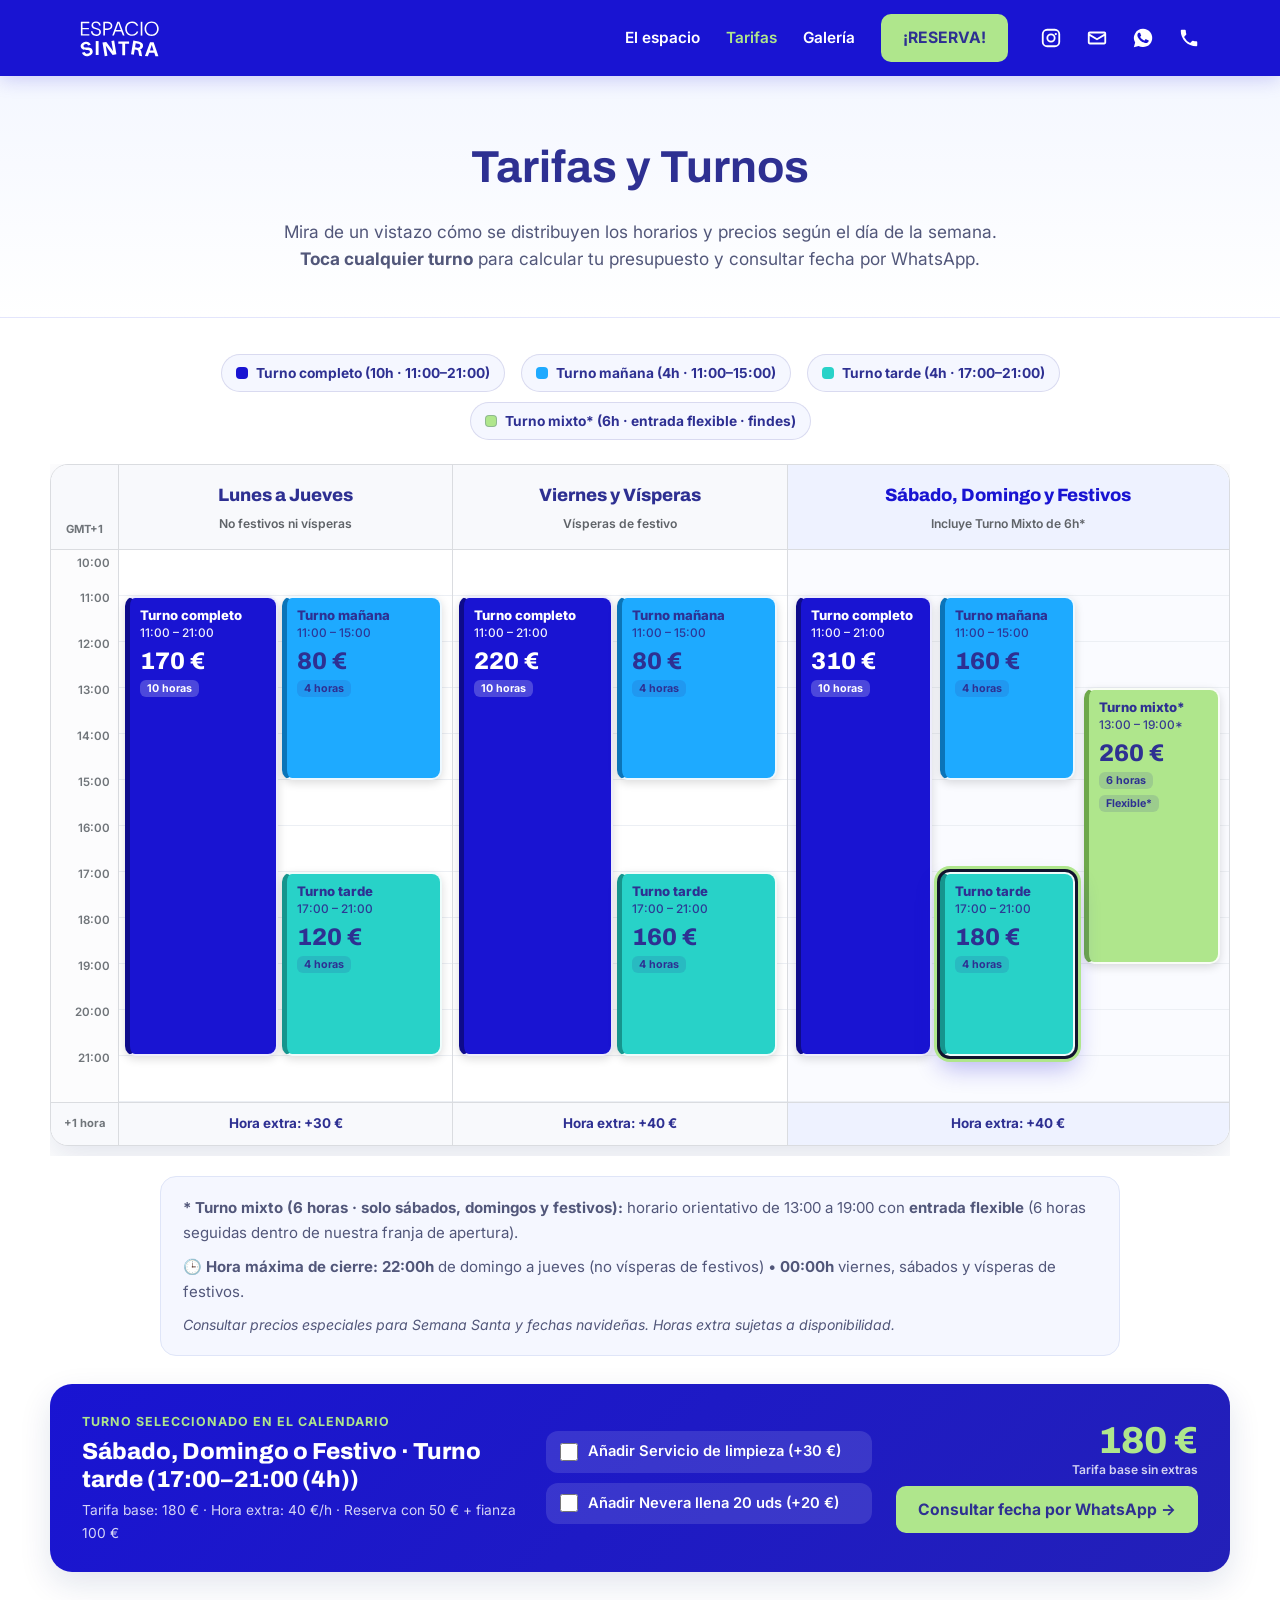
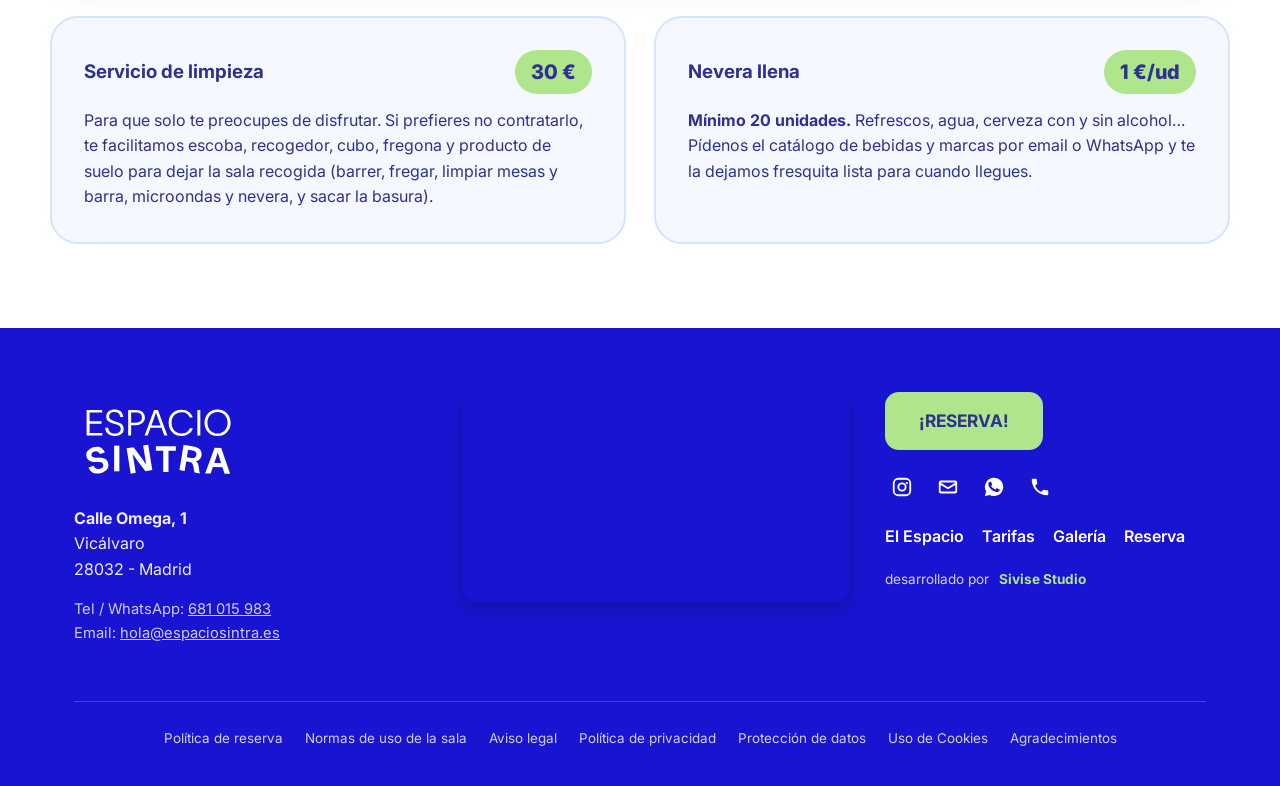
<file: tarifas/index.html>
<!DOCTYPE html>
<html lang="es">
<head>
  <meta charset="UTF-8">
  <meta name="viewport" content="width=device-width, initial-scale=1.0">
  <title>Espacio Sintra - Tarifas y Turnos (Calendario Semanal)</title>
  <meta name="description" content="Consulta todos los turnos y tarifas de Espacio Sintra: mañana, tarde, turno mixto de 6h con entrada flexible y día completo de lunes a domingo y festivos.">
  <link rel="canonical" href="https://www.espaciosintra.es/tarifas/">
  <link rel="icon" type="image/png" href="../img/favicon.png">
  <link rel="apple-touch-icon" href="../img/apple-touch-icon.png">
  <meta property="og:type" content="website">
  <meta property="og:url" content="https://www.espaciosintra.es/tarifas/">
  <meta property="og:title" content="Espacio Sintra - Tarifas y Turnos">
  <meta property="og:description" content="Calendario visual estilo Google Calendar con todos los turnos y precios exactos de Espacio Sintra en Vicálvaro, Madrid.">
  <meta property="og:image" content="https://www.espaciosintra.es/img/og-image.png">
  <link rel="preconnect" href="https://fonts.googleapis.com">
  <link rel="preconnect" href="https://fonts.gstatic.com" crossorigin>
  <link href="https://fonts.googleapis.com/css2?family=Archivo:wght@600;700;800&family=Inter:wght@400;500;600;700;800&display=swap" rel="stylesheet">
  <link rel="stylesheet" href="../assets/style.css">
</head>
<body>
  <header class="site-header">
    <div class="container nav-inner">
      <a href="../" class="nav-logo" aria-label="Espacio Sintra Inicio">
        <img src="../img/brand/ES_logotipo-03.svg" alt="Espacio Sintra">
      </a>
      <div class="nav-right">
        <ul class="nav-links">
          <li><a href="../el_espacio/">El espacio</a></li>
          <li><a href="../tarifas/" class="active">Tarifas</a></li>
          <li><a href="../galeria/">Galería</a></li>
        </ul>
        <a href="../reservar/" class="btn-mint">¡RESERVA!</a>
        <div class="nav-socials">
          <a href="https://www.instagram.com/espaciosintramadrid" target="_blank" rel="noopener noreferrer" aria-label="Instagram"><svg viewBox="0 0 24 24" aria-hidden="true"><path d="M7.75 2h8.5A5.75 5.75 0 0 1 22 7.75v8.5A5.75 5.75 0 0 1 16.25 22h-8.5A5.75 5.75 0 0 1 2 16.25v-8.5A5.75 5.75 0 0 1 7.75 2Zm0 2A3.75 3.75 0 0 0 4 7.75v8.5A3.75 3.75 0 0 0 7.75 20h8.5A3.75 3.75 0 0 0 20 16.25v-8.5A3.75 3.75 0 0 0 16.25 4h-8.5ZM12 7a5 5 0 1 1 0 10 5 5 0 0 1 0-10Zm0 2a3 3 0 1 0 0 6 3 3 0 0 0 0-6Zm5.25-2.5a1.25 1.25 0 1 1 0 2.5 1.25 1.25 0 0 1 0-2.5Z"/></svg></a>
          <a href="mailto:hola@espaciosintra.es" aria-label="Email"><svg viewBox="0 0 24 24" aria-hidden="true"><path d="M4 5h16a2 2 0 0 1 2 2v10a2 2 0 0 1-2 2H4a2 2 0 0 1-2-2V7a2 2 0 0 1 2-2Zm0 2v.4l8 4.8 8-4.8V7H4Zm16 10V9.7l-7.49 4.5a1 1 0 0 1-1.02 0L4 9.7V17h16Z"/></svg></a>
          <a href="https://wa.me/34681015983" target="_blank" rel="noopener noreferrer" aria-label="WhatsApp"><svg viewBox="0 0 24 24" aria-hidden="true"><path d="M12.04 2a9.95 9.95 0 0 0-8.6 14.95L2 22l5.2-1.36A9.96 9.96 0 1 0 12.04 2Zm5.82 14.1c-.25.7-1.44 1.34-1.99 1.42-.52.08-1.18.11-1.9-.12-.44-.14-1-.33-1.72-.64-3.03-1.31-5-4.36-5.15-4.56-.15-.2-1.23-1.64-1.23-3.13 0-1.49.78-2.22 1.06-2.52.28-.3.6-.38.8-.38h.58c.19 0 .44-.07.69.52.25.6.85 2.08.92 2.23.08.15.13.33.03.53-.1.2-.15.33-.3.5-.15.18-.32.4-.45.54-.15.15-.3.31-.13.61.18.3.78 1.29 1.68 2.09 1.15 1.03 2.13 1.35 2.43 1.5.3.15.48.13.65-.08.18-.2.75-.88.95-1.18.2-.3.4-.25.68-.15.28.1 1.75.83 2.05.98.3.15.5.22.58.35.08.13.08.73-.17 1.43Z"/></svg></a>
          <a href="tel:681015983" aria-label="Teléfono"><svg viewBox="0 0 24 24" aria-hidden="true"><path d="M6.62 10.79a15.05 15.05 0 0 0 6.59 6.59l2.2-2.2a1 1 0 0 1 1.01-.24c1.12.37 2.33.57 3.58.57a1 1 0 0 1 1 1V20a1 1 0 0 1-1 1C10.61 21 3 13.39 3 4a1 1 0 0 1 1-1h3.5a1 1 0 0 1 1 1c0 1.25.2 2.46.57 3.58a1 1 0 0 1-.25 1.01l-2.2 2.2Z"/></svg></a>
        </div>
      </div>
      <button id="menu-toggle" class="menu-toggle" aria-label="Abrir menú" aria-expanded="false">
        <svg width="24" height="24" viewBox="0 0 24 24" fill="none" stroke="currentColor" stroke-width="2.5"><line x1="3" y1="6" x2="21" y2="6"/><line x1="3" y1="12" x2="21" y2="12"/><line x1="3" y1="18" x2="21" y2="18"/></svg>
      </button>
    </div>
    <nav id="mobile-drawer" class="mobile-drawer" aria-label="Navegación móvil">
      <ul>
        <li><a href="../el_espacio/">El espacio</a></li>
        <li><a href="../tarifas/">Tarifas</a></li>
        <li><a href="../galeria/">Galería</a></li>
        <li><a href="../reservar/">¡RESERVA!</a></li>
      </ul>
    </nav>
  </header>

  <main>
    <section class="page-hero">
      <div class="container">
        <h1>Tarifas y Turnos</h1>
        <p>Mira de un vistazo cómo se distribuyen los horarios y precios según el día de la semana. <strong>Toca cualquier turno</strong> para calcular tu presupuesto y consultar fecha por WhatsApp.</p>
      </div>
    </section>

    <section class="container tarifas-page-wrap">
      <!-- Legend -->
      <div class="tier-legend">
        <span class="tier-pill"><span class="tier-dot ev-completo"></span> Turno completo (10h · 11:00–21:00)</span>
        <span class="tier-pill"><span class="tier-dot ev-manana"></span> Turno mañana (4h · 11:00–15:00)</span>
        <span class="tier-pill"><span class="tier-dot ev-tarde"></span> Turno tarde (4h · 17:00–21:00)</span>
        <span class="tier-pill"><span class="tier-dot ev-mixto"></span> Turno mixto* (6h · entrada flexible · findes)</span>
      </div>

      <!-- Authentic Google Calendar Style Board -->
      <div class="gcal-scroll">
        <div class="gcal-board" role="region" aria-label="Calendario visual de turnos y tarifas de Espacio Sintra">

          <!-- Header: 3 Day Groups -->
          <div class="gcal-header">
            <div class="gcal-corner">GMT+1</div>
            <div class="gcal-day-head">
              <span class="gcal-day-name">Lunes a Jueves</span>
              <span class="gcal-day-tag">No festivos ni vísperas</span>
            </div>
            <div class="gcal-day-head">
              <span class="gcal-day-name">Viernes y Vísperas</span>
              <span class="gcal-day-tag">Vísperas de festivo</span>
            </div>
            <div class="gcal-day-head tier-fd">
              <span class="gcal-day-name">Sábado, Domingo y Festivos</span>
              <span class="gcal-day-tag">Incluye Turno Mixto de 6h*</span>
            </div>
          </div>

          <!-- Hourly Grid (10:00 -> 22:00) -->
          <div class="gcal-timeline">
            <!-- Left Time Axis -->
            <div class="gcal-time-axis" aria-hidden="true">
              <div class="gcal-hour-label">10:00</div>
              <div class="gcal-hour-label">11:00</div>
              <div class="gcal-hour-label">12:00</div>
              <div class="gcal-hour-label">13:00</div>
              <div class="gcal-hour-label">14:00</div>
              <div class="gcal-hour-label">15:00</div>
              <div class="gcal-hour-label">16:00</div>
              <div class="gcal-hour-label">17:00</div>
              <div class="gcal-hour-label">18:00</div>
              <div class="gcal-hour-label">19:00</div>
              <div class="gcal-hour-label">20:00</div>
              <div class="gcal-hour-label">21:00</div>
            </div>

            <!-- Col 1: Lunes a Jueves -->
            <div class="gcal-day-col">
              <!-- Completo: 11:00 (1h) -> 21:00 (10h) -->
              <button type="button" class="gcal-event ev-completo"
                style="top:calc(var(--hour-h) * 1); height:calc(var(--hour-h) * 10); left:6px; width:46%; z-index:2;"
                data-day="Lunes a Jueves" data-slot="Turno completo" data-hours="11:00–21:00 (10h)" data-price="170" data-extra="30 €/h">
                <span class="gcal-ev-slot">Turno completo</span>
                <span class="gcal-ev-hours">11:00 – 21:00</span>
                <span class="gcal-ev-price">170 €</span>
                <span class="gcal-ev-badge">10 horas</span>
              </button>

              <!-- Mañana: 11:00 (1h) -> 15:00 (4h) -->
              <button type="button" class="gcal-event ev-manana"
                style="top:calc(var(--hour-h) * 1); height:calc(var(--hour-h) * 4); left:49%; width:48%; z-index:3;"
                data-day="Lunes a Jueves" data-slot="Turno mañana" data-hours="11:00–15:00 (4h)" data-price="80" data-extra="30 €/h">
                <span class="gcal-ev-slot">Turno mañana</span>
                <span class="gcal-ev-hours">11:00 – 15:00</span>
                <span class="gcal-ev-price">80 €</span>
                <span class="gcal-ev-badge">4 horas</span>
              </button>

              <!-- Tarde: 17:00 (7h) -> 21:00 (4h) -->
              <button type="button" class="gcal-event ev-tarde"
                style="top:calc(var(--hour-h) * 7); height:calc(var(--hour-h) * 4); left:49%; width:48%; z-index:3;"
                data-day="Lunes a Jueves" data-slot="Turno tarde" data-hours="17:00–21:00 (4h)" data-price="120" data-extra="30 €/h">
                <span class="gcal-ev-slot">Turno tarde</span>
                <span class="gcal-ev-hours">17:00 – 21:00</span>
                <span class="gcal-ev-price">120 €</span>
                <span class="gcal-ev-badge">4 horas</span>
              </button>
            </div>

            <!-- Col 2: Viernes y Vísperas -->
            <div class="gcal-day-col">
              <!-- Completo: 11:00 -> 21:00 -->
              <button type="button" class="gcal-event ev-completo"
                style="top:calc(var(--hour-h) * 1); height:calc(var(--hour-h) * 10); left:6px; width:46%; z-index:2;"
                data-day="Viernes o Víspera" data-slot="Turno completo" data-hours="11:00–21:00 (10h)" data-price="220" data-extra="40 €/h">
                <span class="gcal-ev-slot">Turno completo</span>
                <span class="gcal-ev-hours">11:00 – 21:00</span>
                <span class="gcal-ev-price">220 €</span>
                <span class="gcal-ev-badge">10 horas</span>
              </button>

              <!-- Mañana: 11:00 -> 15:00 -->
              <button type="button" class="gcal-event ev-manana"
                style="top:calc(var(--hour-h) * 1); height:calc(var(--hour-h) * 4); left:49%; width:48%; z-index:3;"
                data-day="Viernes o Víspera" data-slot="Turno mañana" data-hours="11:00–15:00 (4h)" data-price="80" data-extra="40 €/h">
                <span class="gcal-ev-slot">Turno mañana</span>
                <span class="gcal-ev-hours">11:00 – 15:00</span>
                <span class="gcal-ev-price">80 €</span>
                <span class="gcal-ev-badge">4 horas</span>
              </button>

              <!-- Tarde: 17:00 -> 21:00 -->
              <button type="button" class="gcal-event ev-tarde"
                style="top:calc(var(--hour-h) * 7); height:calc(var(--hour-h) * 4); left:49%; width:48%; z-index:3;"
                data-day="Viernes o Víspera" data-slot="Turno tarde" data-hours="17:00–21:00 (4h)" data-price="160" data-extra="40 €/h">
                <span class="gcal-ev-slot">Turno tarde</span>
                <span class="gcal-ev-hours">17:00 – 21:00</span>
                <span class="gcal-ev-price">160 €</span>
                <span class="gcal-ev-badge">4 horas</span>
              </button>
            </div>

            <!-- Col 3: Sábado, Domingo y Festivos (3 evenly-spaced tracks) -->
            <div class="gcal-day-col tier-fd-bg">
              <!-- Completo: 11:00 -> 21:00 -->
              <button type="button" class="gcal-event ev-completo"
                style="top:calc(var(--hour-h) * 1); height:calc(var(--hour-h) * 10); left:2%; width:30.6%; z-index:2;"
                data-day="Sábado, Domingo o Festivo" data-slot="Turno completo" data-hours="11:00–21:00 (10h)" data-price="310" data-extra="40 €/h">
                <span class="gcal-ev-slot">Turno completo</span>
                <span class="gcal-ev-hours">11:00 – 21:00</span>
                <span class="gcal-ev-price">310 €</span>
                <span class="gcal-ev-badge">10 horas</span>
              </button>

              <!-- Mañana: 11:00 -> 15:00 -->
              <button type="button" class="gcal-event ev-manana"
                style="top:calc(var(--hour-h) * 1); height:calc(var(--hour-h) * 4); left:34.6%; width:30.6%; z-index:3;"
                data-day="Sábado, Domingo o Festivo" data-slot="Turno mañana" data-hours="11:00–15:00 (4h)" data-price="160" data-extra="40 €/h">
                <span class="gcal-ev-slot">Turno mañana</span>
                <span class="gcal-ev-hours">11:00 – 15:00</span>
                <span class="gcal-ev-price">160 €</span>
                <span class="gcal-ev-badge">4 horas</span>
              </button>

              <!-- Tarde: 17:00 -> 21:00 -->
              <button type="button" class="gcal-event ev-tarde selected"
                style="top:calc(var(--hour-h) * 7); height:calc(var(--hour-h) * 4); left:34.6%; width:30.6%; z-index:3;"
                data-day="Sábado, Domingo o Festivo" data-slot="Turno tarde" data-hours="17:00–21:00 (4h)" data-price="180" data-extra="40 €/h">
                <span class="gcal-ev-slot">Turno tarde</span>
                <span class="gcal-ev-hours">17:00 – 21:00</span>
                <span class="gcal-ev-price">180 €</span>
                <span class="gcal-ev-badge">4 horas</span>
              </button>

              <!-- Turno Mixto*: 13:00 (3h) -> 19:00 (6h) -->
              <button type="button" class="gcal-event ev-mixto"
                style="top:calc(var(--hour-h) * 3); height:calc(var(--hour-h) * 6); left:67.2%; width:30.8%; z-index:4;"
                data-day="Sábado, Domingo o Festivo" data-slot="Turno mixto* (6h)" data-hours="13:00–19:00* entrada flexible" data-price="260" data-extra="40 €/h">
                <span class="gcal-ev-slot">Turno mixto*</span>
                <span class="gcal-ev-hours">13:00 – 19:00*</span>
                <span class="gcal-ev-price">260 €</span>
                <span class="gcal-ev-badge">6 horas</span>
                <span class="gcal-ev-badge">Flexible*</span>
              </button>
            </div>
          </div>

          <!-- Extra Hour Footer Row -->
          <div class="gcal-extra-row">
            <div class="gcal-corner" style="align-items:center; padding:8px 4px;">+1 hora</div>
            <div class="gcal-extra-cell">Hora extra: <strong>+30 €</strong></div>
            <div class="gcal-extra-cell">Hora extra: <strong>+40 €</strong></div>
            <div class="gcal-extra-cell" style="background:#eef2ff;">Hora extra: <strong>+40 €</strong></div>
          </div>

        </div>
      </div>

      <!-- Asterisk Explanations & Closing Hours -->
      <div class="tarifa-footnote" style="background:#f5f7ff; border:1.5px solid #dfe5f8; border-radius:16px; padding:18px 22px; text-align:left; line-height:1.7; max-width:960px; margin:20px auto 0;">
        <p style="margin-bottom:8px;"><strong>* Turno mixto (6 horas · solo sábados, domingos y festivos):</strong> horario orientativo de 13:00 a 19:00 con <strong>entrada flexible</strong> (6 horas seguidas dentro de nuestra franja de apertura).</p>
        <p style="margin-bottom:8px;"><strong>🕒 Hora máxima de cierre:</strong> <strong>22:00h</strong> de domingo a jueves (no vísperas de festivos) &bull; <strong>00:00h</strong> viernes, sábados y vísperas de festivos.</p>
        <p style="margin:0; font-size:0.88rem; color:#52577a;"><em>Consultar precios especiales para Semana Santa y fechas navideñas. Horas extra sujetas a disponibilidad.</em></p>
      </div>

      <!-- Live Budget Calculator & Direct WhatsApp Bar -->
      <div class="calc-bar" aria-live="polite">
        <div>
          <div class="calc-selected-label">Turno seleccionado en el calendario</div>
          <div id="calc-title" class="calc-selected-title">Sábado, Domingo o Festivo · Turno tarde (17:00–21:00)</div>
          <p id="calc-sub" class="calc-sub">Tarifa base: 180 € · Hora extra: 40 €/h · Reserva con 50 € + fianza 100 €</p>
        </div>

        <div class="calc-extras">
          <label class="calc-check">
            <input type="checkbox" id="extra-limpieza">
            <span>Añadir Servicio de limpieza (+30 €)</span>
          </label>
          <label class="calc-check">
            <input type="checkbox" id="extra-nevera">
            <span>Añadir Nevera llena 20 uds (+20 €)</span>
          </label>
        </div>

        <div class="calc-cta-col">
          <div id="calc-total" class="calc-total">180 €<small>Tarifa base sin extras</small></div>
          <a id="calc-wa-btn" href="https://api.whatsapp.com/send?phone=34681015983" target="_blank" rel="noopener noreferrer" class="btn-mint">
            Consultar fecha por WhatsApp &rarr;
          </a>
        </div>
      </div>

      <!-- Extras Details -->
      <div class="extras-grid">
        <article class="extra-card">
          <div class="extra-head">
            <h3>Servicio de limpieza</h3>
            <span class="extra-price">30 €</span>
          </div>
          <p>Para que solo te preocupes de disfrutar. Si prefieres no contratarlo, te facilitamos escoba, recogedor, cubo, fregona y producto de suelo para dejar la sala recogida (barrer, fregar, limpiar mesas y barra, microondas y nevera, y sacar la basura).</p>
        </article>
        <article class="extra-card">
          <div class="extra-head">
            <h3>Nevera llena</h3>
            <span class="extra-price">1 €/ud</span>
          </div>
          <p><strong>Mínimo 20 unidades.</strong> Refrescos, agua, cerveza con y sin alcohol… Pídenos el catálogo de bebidas y marcas por email o WhatsApp y te la dejamos fresquita lista para cuando llegues.</p>
        </article>
      </div>
    </section>
  </main>

  <footer class="site-footer">
    <div class="container">
      <div class="footer-top">
        <div>
          <img src="../img/brand/ES_logotipo-03.svg" alt="Espacio Sintra" class="footer-logo">
          <p class="footer-address">
            <strong>Calle Omega, 1</strong><br>
            Vicálvaro<br>
            28032 - Madrid
          </p>
          <p class="footer-address" style="font-size:0.92rem; opacity:0.85;">
            Tel / WhatsApp: <a href="tel:681015983" style="text-decoration:underline;">681 015 983</a><br>
            Email: <a href="mailto:hola@espaciosintra.es" style="text-decoration:underline;">hola@espaciosintra.es</a>
          </p>
        </div>

        <div>
          <iframe class="footer-map" loading="lazy" referrerpolicy="no-referrer-when-downgrade" title="Ubicación de Espacio Sintra en Google Maps" src="https://www.google.com/maps/embed?pb=!1m18!1m12!1m3!1d3038.375888779469!2d-3.607991523493664!3d40.400522956624826!2m3!1f0!2f0!3f0!3m2!1i1024!2i768!4f13.1!3m3!1m2!1s0xd42251a2ddd2651%3A0xb4d147cf2492450a!2sEspacio%20Sintra!5e0!3m2!1ses!2ses!4v1754129785091!5m2!1ses!2ses"></iframe>
        </div>

        <div class="footer-actions">
          <a href="../reservar/" class="btn-mint btn-mint-lg">¡RESERVA!</a>
          <div class="nav-socials">
            <a href="https://www.instagram.com/espaciosintramadrid" target="_blank" rel="noopener noreferrer" aria-label="Instagram"><svg viewBox="0 0 24 24" aria-hidden="true"><path d="M7.75 2h8.5A5.75 5.75 0 0 1 22 7.75v8.5A5.75 5.75 0 0 1 16.25 22h-8.5A5.75 5.75 0 0 1 2 16.25v-8.5A5.75 5.75 0 0 1 7.75 2Zm0 2A3.75 3.75 0 0 0 4 7.75v8.5A3.75 3.75 0 0 0 7.75 20h8.5A3.75 3.75 0 0 0 20 16.25v-8.5A3.75 3.75 0 0 0 16.25 4h-8.5ZM12 7a5 5 0 1 1 0 10 5 5 0 0 1 0-10Zm0 2a3 3 0 1 0 0 6 3 3 0 0 0 0-6Zm5.25-2.5a1.25 1.25 0 1 1 0 2.5 1.25 1.25 0 0 1 0-2.5Z"/></svg></a>
            <a href="mailto:hola@espaciosintra.es" aria-label="Email"><svg viewBox="0 0 24 24" aria-hidden="true"><path d="M4 5h16a2 2 0 0 1 2 2v10a2 2 0 0 1-2 2H4a2 2 0 0 1-2-2V7a2 2 0 0 1 2-2Zm0 2v.4l8 4.8 8-4.8V7H4Zm16 10V9.7l-7.49 4.5a1 1 0 0 1-1.02 0L4 9.7V17h16Z"/></svg></a>
            <a href="https://wa.me/34681015983" target="_blank" rel="noopener noreferrer" aria-label="WhatsApp"><svg viewBox="0 0 24 24" aria-hidden="true"><path d="M12.04 2a9.95 9.95 0 0 0-8.6 14.95L2 22l5.2-1.36A9.96 9.96 0 1 0 12.04 2Zm5.82 14.1c-.25.7-1.44 1.34-1.99 1.42-.52.08-1.18.11-1.9-.12-.44-.14-1-.33-1.72-.64-3.03-1.31-5-4.36-5.15-4.56-.15-.2-1.23-1.64-1.23-3.13 0-1.49.78-2.22 1.06-2.52.28-.3.6-.38.8-.38h.58c.19 0 .44-.07.69.52.25.6.85 2.08.92 2.23.08.15.13.33.03.53-.1.2-.15.33-.3.5-.15.18-.32.4-.45.54-.15.15-.3.31-.13.61.18.3.78 1.29 1.68 2.09 1.15 1.03 2.13 1.35 2.43 1.5.3.15.48.13.65-.08.18-.2.75-.88.95-1.18.2-.3.4-.25.68-.15.28.1 1.75.83 2.05.98.3.15.5.22.58.35.08.13.08.73-.17 1.43Z"/></svg></a>
            <a href="tel:681015983" aria-label="Teléfono"><svg viewBox="0 0 24 24" aria-hidden="true"><path d="M6.62 10.79a15.05 15.05 0 0 0 6.59 6.59l2.2-2.2a1 1 0 0 1 1.01-.24c1.12.37 2.33.57 3.58.57a1 1 0 0 1 1 1V20a1 1 0 0 1-1 1C10.61 21 3 13.39 3 4a1 1 0 0 1 1-1h3.5a1 1 0 0 1 1 1c0 1.25.2 2.46.57 3.58a1 1 0 0 1-.25 1.01l-2.2 2.2Z"/></svg></a>
          </div>
          <nav class="footer-nav" aria-label="Enlaces pie de página">
            <a href="../el_espacio/">El Espacio</a>
            <a href="../tarifas/">Tarifas</a>
            <a href="../galeria/">Galería</a>
            <a href="../reservar/">Reserva</a>
          </nav>
          <a href="https://www.sivisestudio.es/" target="_blank" rel="noopener noreferrer" class="footer-credit">
            desarrollado por <strong>Sivise Studio</strong>
          </a>
        </div>
      </div>

      <div class="footer-legal">
        <a href="../politica_reserva/">Política de reserva</a>
        <a href="../terminos_condiciones/">Normas de uso de la sala</a>
        <a href="../aviso_legal/">Aviso legal</a>
        <a href="../politica_privacidad/">Política de privacidad</a>
        <a href="../proteccion_datos/">Protección de datos</a>
        <a href="../uso_cookies/">Uso de Cookies</a>
        <a href="../gracias/">Agradecimientos</a>
      </div>
    </div>
  </footer>

  <script src="../assets/app.js"></script>
</body>
</html>
</file>
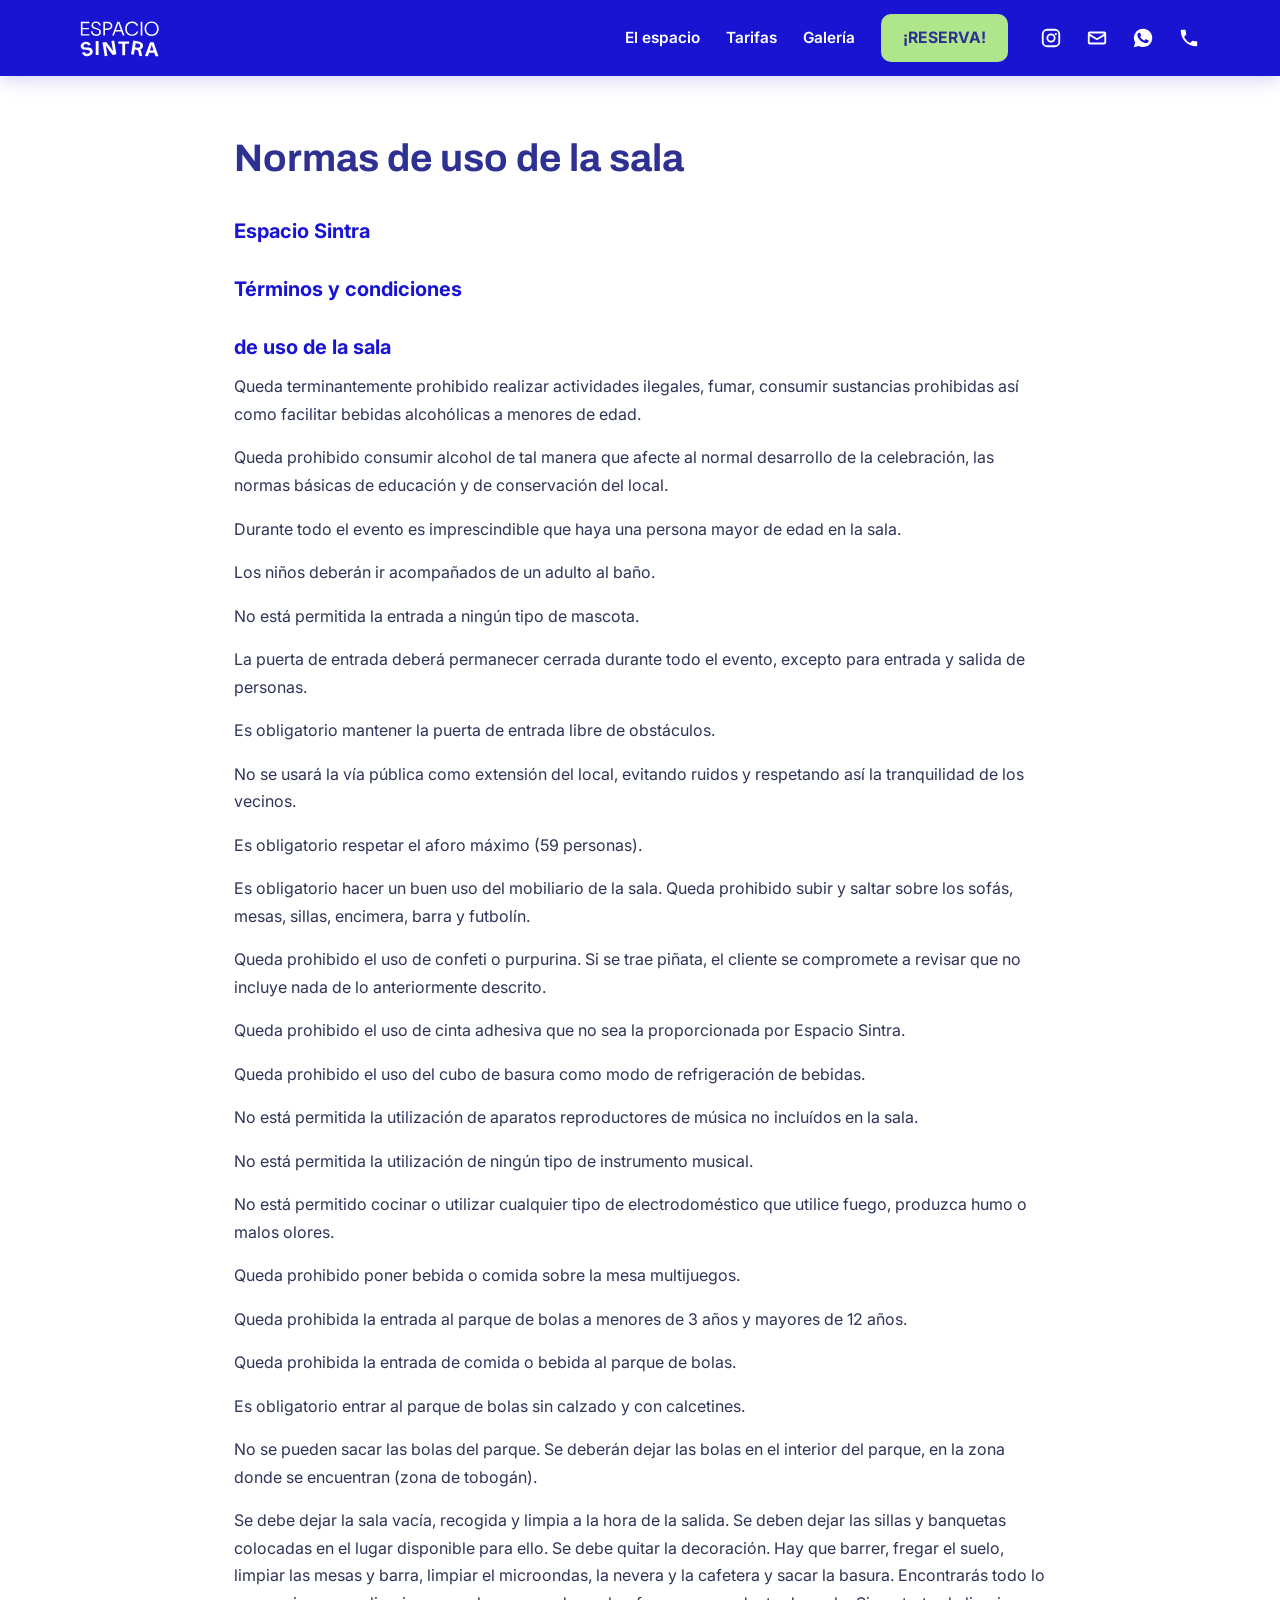
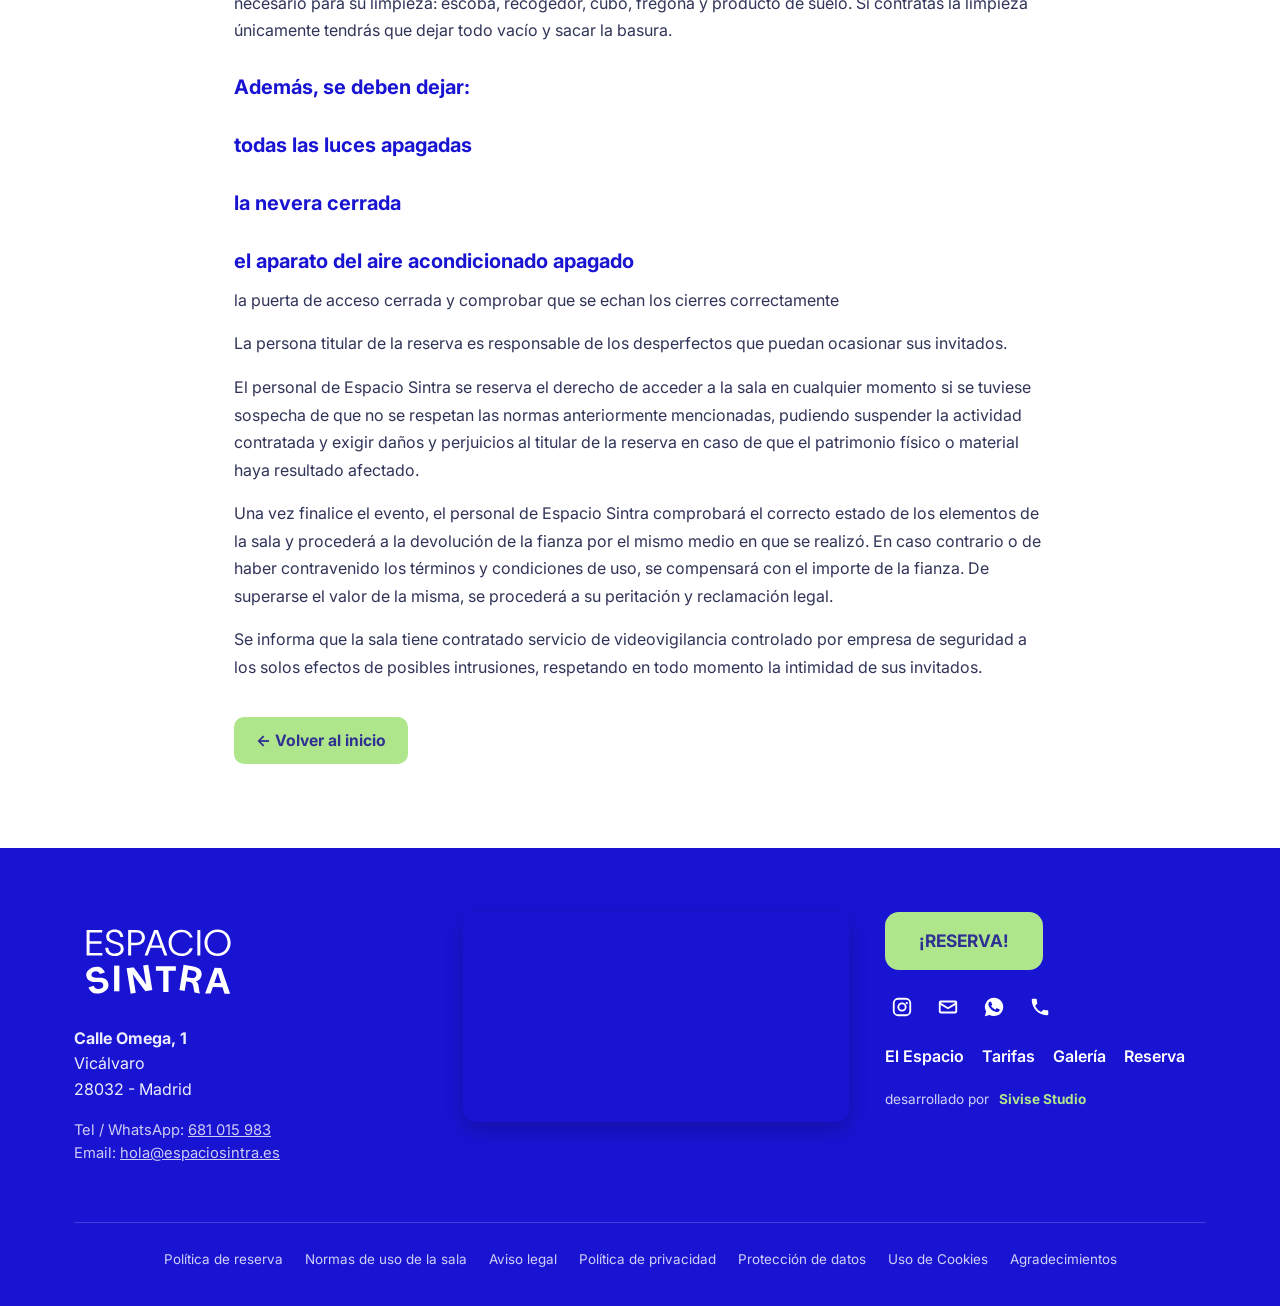
<file: terminos_condiciones/index.html>
<!DOCTYPE html>
<html lang="es">
<head>
  <meta charset="UTF-8">
  <meta name="viewport" content="width=device-width, initial-scale=1.0">
  <title>Espacio Sintra - Normas de uso de la sala</title>
  <meta name="description" content="Normas de uso de la sala — Espacio Sintra Madrid">
  <link rel="canonical" href="https://www.espaciosintra.es/terminos_condiciones/">
  <link rel="icon" type="image/png" href="../img/favicon.png">
  <link rel="apple-touch-icon" href="../img/apple-touch-icon.png">
  <meta property="og:type" content="website">
  <meta property="og:url" content="https://www.espaciosintra.es/terminos_condiciones/">
  <meta property="og:title" content="Espacio Sintra - Normas de uso de la sala">
  <meta property="og:description" content="Normas de uso de la sala — Espacio Sintra Madrid">
  <meta property="og:image" content="https://www.espaciosintra.es/img/og-image.png">
  <link rel="preconnect" href="https://fonts.googleapis.com">
  <link rel="preconnect" href="https://fonts.gstatic.com" crossorigin>
  <link href="https://fonts.googleapis.com/css2?family=Archivo:wght@600;700;800&family=Inter:wght@400;500;600;700;800&display=swap" rel="stylesheet">
  <link rel="stylesheet" href="../assets/style.css">
</head>
<body>
  <header class="site-header">
    <div class="container nav-inner">
      <a href="../" class="nav-logo" aria-label="Espacio Sintra Inicio">
        <img src="../img/brand/ES_logotipo-03.svg" alt="Espacio Sintra">
      </a>
      <div class="nav-right">
        <ul class="nav-links">
          <li><a href="../el_espacio/">El espacio</a></li>
          <li><a href="../tarifas/">Tarifas</a></li>
          <li><a href="../galeria/">Galería</a></li>
        </ul>
        <a href="../reservar/" class="btn-mint">¡RESERVA!</a>
        <div class="nav-socials">
        <a href="https://www.instagram.com/espaciosintramadrid" target="_blank" rel="noopener noreferrer" aria-label="Instagram"><svg viewBox="0 0 24 24" aria-hidden="true"><path d="M7.75 2h8.5A5.75 5.75 0 0 1 22 7.75v8.5A5.75 5.75 0 0 1 16.25 22h-8.5A5.75 5.75 0 0 1 2 16.25v-8.5A5.75 5.75 0 0 1 7.75 2Zm0 2A3.75 3.75 0 0 0 4 7.75v8.5A3.75 3.75 0 0 0 7.75 20h8.5A3.75 3.75 0 0 0 20 16.25v-8.5A3.75 3.75 0 0 0 16.25 4h-8.5ZM12 7a5 5 0 1 1 0 10 5 5 0 0 1 0-10Zm0 2a3 3 0 1 0 0 6 3 3 0 0 0 0-6Zm5.25-2.5a1.25 1.25 0 1 1 0 2.5 1.25 1.25 0 0 1 0-2.5Z"/></svg></a>
        <a href="mailto:hola@espaciosintra.es" aria-label="Email"><svg viewBox="0 0 24 24" aria-hidden="true"><path d="M4 5h16a2 2 0 0 1 2 2v10a2 2 0 0 1-2 2H4a2 2 0 0 1-2-2V7a2 2 0 0 1 2-2Zm0 2v.4l8 4.8 8-4.8V7H4Zm16 10V9.7l-7.49 4.5a1 1 0 0 1-1.02 0L4 9.7V17h16Z"/></svg></a>
        <a href="https://wa.me/34681015983" target="_blank" rel="noopener noreferrer" aria-label="WhatsApp"><svg viewBox="0 0 24 24" aria-hidden="true"><path d="M12.04 2a9.95 9.95 0 0 0-8.6 14.95L2 22l5.2-1.36A9.96 9.96 0 1 0 12.04 2Zm5.82 14.1c-.25.7-1.44 1.34-1.99 1.42-.52.08-1.18.11-1.9-.12-.44-.14-1-.33-1.72-.64-3.03-1.31-5-4.36-5.15-4.56-.15-.2-1.23-1.64-1.23-3.13 0-1.49.78-2.22 1.06-2.52.28-.3.6-.38.8-.38h.58c.19 0 .44-.07.69.52.25.6.85 2.08.92 2.23.08.15.13.33.03.53-.1.2-.15.33-.3.5-.15.18-.32.4-.45.54-.15.15-.3.31-.13.61.18.3.78 1.29 1.68 2.09 1.15 1.03 2.13 1.35 2.43 1.5.3.15.48.13.65-.08.18-.2.75-.88.95-1.18.2-.3.4-.25.68-.15.28.1 1.75.83 2.05.98.3.15.5.22.58.35.08.13.08.73-.17 1.43Z"/></svg></a>
        <a href="tel:681015983" aria-label="Teléfono"><svg viewBox="0 0 24 24" aria-hidden="true"><path d="M6.62 10.79a15.05 15.05 0 0 0 6.59 6.59l2.2-2.2a1 1 0 0 1 1.01-.24c1.12.37 2.33.57 3.58.57a1 1 0 0 1 1 1V20a1 1 0 0 1-1 1C10.61 21 3 13.39 3 4a1 1 0 0 1 1-1h3.5a1 1 0 0 1 1 1c0 1.25.2 2.46.57 3.58a1 1 0 0 1-.25 1.01l-2.2 2.2Z"/></svg></a>
    </div>
      </div>
      <button id="menu-toggle" class="menu-toggle" aria-label="Abrir menú" aria-expanded="false">
        <svg width="24" height="24" viewBox="0 0 24 24" fill="none" stroke="currentColor" stroke-width="2.5"><line x1="3" y1="6" x2="21" y2="6"/><line x1="3" y1="12" x2="21" y2="12"/><line x1="3" y1="18" x2="21" y2="18"/></svg>
      </button>
    </div>
    <nav id="mobile-drawer" class="mobile-drawer" aria-label="Navegación móvil">
      <ul>
        <li><a href="../el_espacio/">El espacio</a></li>
        <li><a href="../tarifas/">Tarifas</a></li>
        <li><a href="../galeria/">Galería</a></li>
        <li><a href="../reservar/">¡RESERVA!</a></li>
      </ul>
      <div class="nav-socials">
        <a href="https://www.instagram.com/espaciosintramadrid" target="_blank" rel="noopener noreferrer" aria-label="Instagram"><svg viewBox="0 0 24 24" aria-hidden="true"><path d="M7.75 2h8.5A5.75 5.75 0 0 1 22 7.75v8.5A5.75 5.75 0 0 1 16.25 22h-8.5A5.75 5.75 0 0 1 2 16.25v-8.5A5.75 5.75 0 0 1 7.75 2Zm0 2A3.75 3.75 0 0 0 4 7.75v8.5A3.75 3.75 0 0 0 7.75 20h8.5A3.75 3.75 0 0 0 20 16.25v-8.5A3.75 3.75 0 0 0 16.25 4h-8.5ZM12 7a5 5 0 1 1 0 10 5 5 0 0 1 0-10Zm0 2a3 3 0 1 0 0 6 3 3 0 0 0 0-6Zm5.25-2.5a1.25 1.25 0 1 1 0 2.5 1.25 1.25 0 0 1 0-2.5Z"/></svg></a>
        <a href="mailto:hola@espaciosintra.es" aria-label="Email"><svg viewBox="0 0 24 24" aria-hidden="true"><path d="M4 5h16a2 2 0 0 1 2 2v10a2 2 0 0 1-2 2H4a2 2 0 0 1-2-2V7a2 2 0 0 1 2-2Zm0 2v.4l8 4.8 8-4.8V7H4Zm16 10V9.7l-7.49 4.5a1 1 0 0 1-1.02 0L4 9.7V17h16Z"/></svg></a>
        <a href="https://wa.me/34681015983" target="_blank" rel="noopener noreferrer" aria-label="WhatsApp"><svg viewBox="0 0 24 24" aria-hidden="true"><path d="M12.04 2a9.95 9.95 0 0 0-8.6 14.95L2 22l5.2-1.36A9.96 9.96 0 1 0 12.04 2Zm5.82 14.1c-.25.7-1.44 1.34-1.99 1.42-.52.08-1.18.11-1.9-.12-.44-.14-1-.33-1.72-.64-3.03-1.31-5-4.36-5.15-4.56-.15-.2-1.23-1.64-1.23-3.13 0-1.49.78-2.22 1.06-2.52.28-.3.6-.38.8-.38h.58c.19 0 .44-.07.69.52.25.6.85 2.08.92 2.23.08.15.13.33.03.53-.1.2-.15.33-.3.5-.15.18-.32.4-.45.54-.15.15-.3.31-.13.61.18.3.78 1.29 1.68 2.09 1.15 1.03 2.13 1.35 2.43 1.5.3.15.48.13.65-.08.18-.2.75-.88.95-1.18.2-.3.4-.25.68-.15.28.1 1.75.83 2.05.98.3.15.5.22.58.35.08.13.08.73-.17 1.43Z"/></svg></a>
        <a href="tel:681015983" aria-label="Teléfono"><svg viewBox="0 0 24 24" aria-hidden="true"><path d="M6.62 10.79a15.05 15.05 0 0 0 6.59 6.59l2.2-2.2a1 1 0 0 1 1.01-.24c1.12.37 2.33.57 3.58.57a1 1 0 0 1 1 1V20a1 1 0 0 1-1 1C10.61 21 3 13.39 3 4a1 1 0 0 1 1-1h3.5a1 1 0 0 1 1 1c0 1.25.2 2.46.57 3.58a1 1 0 0 1-.25 1.01l-2.2 2.2Z"/></svg></a>
    </div>
    </nav>
  </header>

  <main>

    <section class="legal-wrap">
      <h1>Normas de uso de la sala</h1>
      <h2>Espacio Sintra</h2>
      <h2>Términos y condiciones</h2>
      <h2>de uso de la sala</h2>
      <p>Queda terminantemente prohibido realizar actividades ilegales, fumar, consumir sustancias prohibidas así como facilitar bebidas alcohólicas a menores de edad.</p>
      <p>Queda prohibido consumir alcohol de tal manera que afecte al normal desarrollo de la celebración, las normas básicas de educación y de conservación del local.</p>
      <p>Durante todo el evento es imprescindible que haya una persona mayor de edad en la sala.</p>
      <p>Los niños deberán ir acompañados de un adulto al baño.</p>
      <p>No está permitida la entrada a ningún tipo de mascota.</p>
      <p>La puerta de entrada deberá permanecer cerrada durante todo el evento, excepto para entrada y salida de personas.</p>
      <p>Es obligatorio mantener la puerta de entrada libre de obstáculos.</p>
      <p>No se usará la vía pública como extensión del local, evitando ruidos y respetando así la tranquilidad de los vecinos.</p>
      <p>Es obligatorio respetar el aforo máximo (59 personas).</p>
      <p>Es obligatorio hacer un buen uso del mobiliario de la sala. Queda prohibido subir y saltar sobre los sofás, mesas, sillas, encimera, barra y futbolín.</p>
      <p>Queda prohibido el uso de confeti o purpurina. Si se trae piñata, el cliente se compromete a revisar que no incluye nada de lo anteriormente descrito.</p>
      <p>Queda prohibido el uso de cinta adhesiva que no sea la proporcionada por Espacio Sintra.</p>
      <p>Queda prohibido el uso del cubo de basura como modo de refrigeración de bebidas.</p>
      <p>No está permitida la utilización de aparatos reproductores de música no incluídos en la sala.</p>
      <p>No está permitida la utilización de ningún tipo de instrumento musical.</p>
      <p>No está permitido cocinar o utilizar cualquier tipo de electrodoméstico que utilice fuego, produzca humo o malos olores.</p>
      <p>Queda prohibido poner bebida o comida sobre la mesa multijuegos.</p>
      <p>Queda prohibida la entrada al parque de bolas a menores de 3 años y mayores de 12 años.</p>
      <p>Queda prohibida la entrada de comida o bebida al parque de bolas.</p>
      <p>Es obligatorio entrar al parque de bolas sin calzado y con calcetines.</p>
      <p>No se pueden sacar las bolas del parque. Se deberán dejar las bolas en el interior del parque, en la zona donde se encuentran (zona de tobogán).</p>
      <p>Se debe dejar la sala vacía, recogida y limpia a la hora de la salida. Se deben dejar las sillas y banquetas colocadas en el lugar disponible para ello. Se debe quitar la decoración. Hay que barrer, fregar el suelo, limpiar las mesas y barra, limpiar el microondas, la nevera y la cafetera y sacar la basura. Encontrarás todo lo necesario para su limpieza: escoba, recogedor, cubo, fregona y producto de suelo. Si contratas la limpieza únicamente tendrás que dejar todo vacío y sacar la basura.</p>
      <h2>Además, se deben dejar:</h2>
      <h2>todas las luces apagadas</h2>
      <h2>la nevera cerrada</h2>
      <h2>el aparato del aire acondicionado apagado</h2>
      <p>la puerta de acceso cerrada y comprobar que se echan los cierres correctamente</p>
      <p>La persona titular de la reserva es responsable de los desperfectos que puedan ocasionar sus invitados.</p>
      <p>El personal de Espacio Sintra se reserva el derecho de acceder a la sala en cualquier momento si se tuviese sospecha de que no se respetan las normas anteriormente mencionadas, pudiendo suspender la actividad contratada y exigir daños y perjuicios al titular de la reserva en caso de que el patrimonio físico o material haya resultado afectado.</p>
      <p>Una vez finalice el evento, el personal de Espacio Sintra comprobará el correcto estado de los elementos de la sala y procederá a la devolución de la fianza por el mismo medio en que se realizó. En caso contrario o de haber contravenido los términos y condiciones de uso, se compensará con el importe de la fianza. De superarse el valor de la misma, se procederá a su peritación y reclamación legal.</p>
      <p>Se informa que la sala tiene contratado servicio de videovigilancia controlado por empresa de seguridad a los solos efectos de posibles intrusiones, respetando en todo momento la intimidad de sus invitados.</p>
      <div style="margin-top:36px;">
        <a href="../" class="btn-mint">&larr; Volver al inicio</a>
      </div>
    </section>

  </main>

  <footer class="site-footer">
    <div class="container">
      <div class="footer-top">
        <div>
          <img src="../img/brand/ES_logotipo-03.svg" alt="Espacio Sintra" class="footer-logo">
          <p class="footer-address">
            <strong>Calle Omega, 1</strong><br>
            Vicálvaro<br>
            28032 - Madrid
          </p>
          <p class="footer-address" style="font-size:0.92rem; opacity:0.85;">
            Tel / WhatsApp: <a href="tel:681015983" style="text-decoration:underline;">681 015 983</a><br>
            Email: <a href="mailto:hola@espaciosintra.es" style="text-decoration:underline;">hola@espaciosintra.es</a>
          </p>
        </div>

        <div>
          <iframe class="footer-map" loading="lazy" referrerpolicy="no-referrer-when-downgrade" title="Ubicación de Espacio Sintra en Google Maps" src="https://www.google.com/maps/embed?pb=!1m18!1m12!1m3!1d3038.375888779469!2d-3.607991523493664!3d40.400522956624826!2m3!1f0!2f0!3f0!3m2!1i1024!2i768!4f13.1!3m3!1m2!1s0xd42251a2ddd2651%3A0xb4d147cf2492450a!2sEspacio%20Sintra!5e0!3m2!1ses!2ses!4v1754129785091!5m2!1ses!2ses"></iframe>
        </div>

        <div class="footer-actions">
          <a href="../reservar/" class="btn-mint btn-mint-lg">¡RESERVA!</a>
          <div class="nav-socials">
        <a href="https://www.instagram.com/espaciosintramadrid" target="_blank" rel="noopener noreferrer" aria-label="Instagram"><svg viewBox="0 0 24 24" aria-hidden="true"><path d="M7.75 2h8.5A5.75 5.75 0 0 1 22 7.75v8.5A5.75 5.75 0 0 1 16.25 22h-8.5A5.75 5.75 0 0 1 2 16.25v-8.5A5.75 5.75 0 0 1 7.75 2Zm0 2A3.75 3.75 0 0 0 4 7.75v8.5A3.75 3.75 0 0 0 7.75 20h8.5A3.75 3.75 0 0 0 20 16.25v-8.5A3.75 3.75 0 0 0 16.25 4h-8.5ZM12 7a5 5 0 1 1 0 10 5 5 0 0 1 0-10Zm0 2a3 3 0 1 0 0 6 3 3 0 0 0 0-6Zm5.25-2.5a1.25 1.25 0 1 1 0 2.5 1.25 1.25 0 0 1 0-2.5Z"/></svg></a>
        <a href="mailto:hola@espaciosintra.es" aria-label="Email"><svg viewBox="0 0 24 24" aria-hidden="true"><path d="M4 5h16a2 2 0 0 1 2 2v10a2 2 0 0 1-2 2H4a2 2 0 0 1-2-2V7a2 2 0 0 1 2-2Zm0 2v.4l8 4.8 8-4.8V7H4Zm16 10V9.7l-7.49 4.5a1 1 0 0 1-1.02 0L4 9.7V17h16Z"/></svg></a>
        <a href="https://wa.me/34681015983" target="_blank" rel="noopener noreferrer" aria-label="WhatsApp"><svg viewBox="0 0 24 24" aria-hidden="true"><path d="M12.04 2a9.95 9.95 0 0 0-8.6 14.95L2 22l5.2-1.36A9.96 9.96 0 1 0 12.04 2Zm5.82 14.1c-.25.7-1.44 1.34-1.99 1.42-.52.08-1.18.11-1.9-.12-.44-.14-1-.33-1.72-.64-3.03-1.31-5-4.36-5.15-4.56-.15-.2-1.23-1.64-1.23-3.13 0-1.49.78-2.22 1.06-2.52.28-.3.6-.38.8-.38h.58c.19 0 .44-.07.69.52.25.6.85 2.08.92 2.23.08.15.13.33.03.53-.1.2-.15.33-.3.5-.15.18-.32.4-.45.54-.15.15-.3.31-.13.61.18.3.78 1.29 1.68 2.09 1.15 1.03 2.13 1.35 2.43 1.5.3.15.48.13.65-.08.18-.2.75-.88.95-1.18.2-.3.4-.25.68-.15.28.1 1.75.83 2.05.98.3.15.5.22.58.35.08.13.08.73-.17 1.43Z"/></svg></a>
        <a href="tel:681015983" aria-label="Teléfono"><svg viewBox="0 0 24 24" aria-hidden="true"><path d="M6.62 10.79a15.05 15.05 0 0 0 6.59 6.59l2.2-2.2a1 1 0 0 1 1.01-.24c1.12.37 2.33.57 3.58.57a1 1 0 0 1 1 1V20a1 1 0 0 1-1 1C10.61 21 3 13.39 3 4a1 1 0 0 1 1-1h3.5a1 1 0 0 1 1 1c0 1.25.2 2.46.57 3.58a1 1 0 0 1-.25 1.01l-2.2 2.2Z"/></svg></a>
    </div>
          <nav class="footer-nav" aria-label="Enlaces pie de página">
            <a href="../el_espacio/">El Espacio</a>
            <a href="../tarifas/">Tarifas</a>
            <a href="../galeria/">Galería</a>
            <a href="../reservar/">Reserva</a>
          </nav>
          <a href="https://www.sivisestudio.es/" target="_blank" rel="noopener noreferrer" class="footer-credit">
            desarrollado por <strong>Sivise Studio</strong>
          </a>
        </div>
      </div>

      <div class="footer-legal">
        <a href="../politica_reserva/">Política de reserva</a>
        <a href="../terminos_condiciones/">Normas de uso de la sala</a>
        <a href="../aviso_legal/">Aviso legal</a>
        <a href="../politica_privacidad/">Política de privacidad</a>
        <a href="../proteccion_datos/">Protección de datos</a>
        <a href="../uso_cookies/">Uso de Cookies</a>
        <a href="../gracias/">Agradecimientos</a>
      </div>
    </div>
  </footer>

  <script src="../assets/app.js"></script>
</body>
</html>
</file>
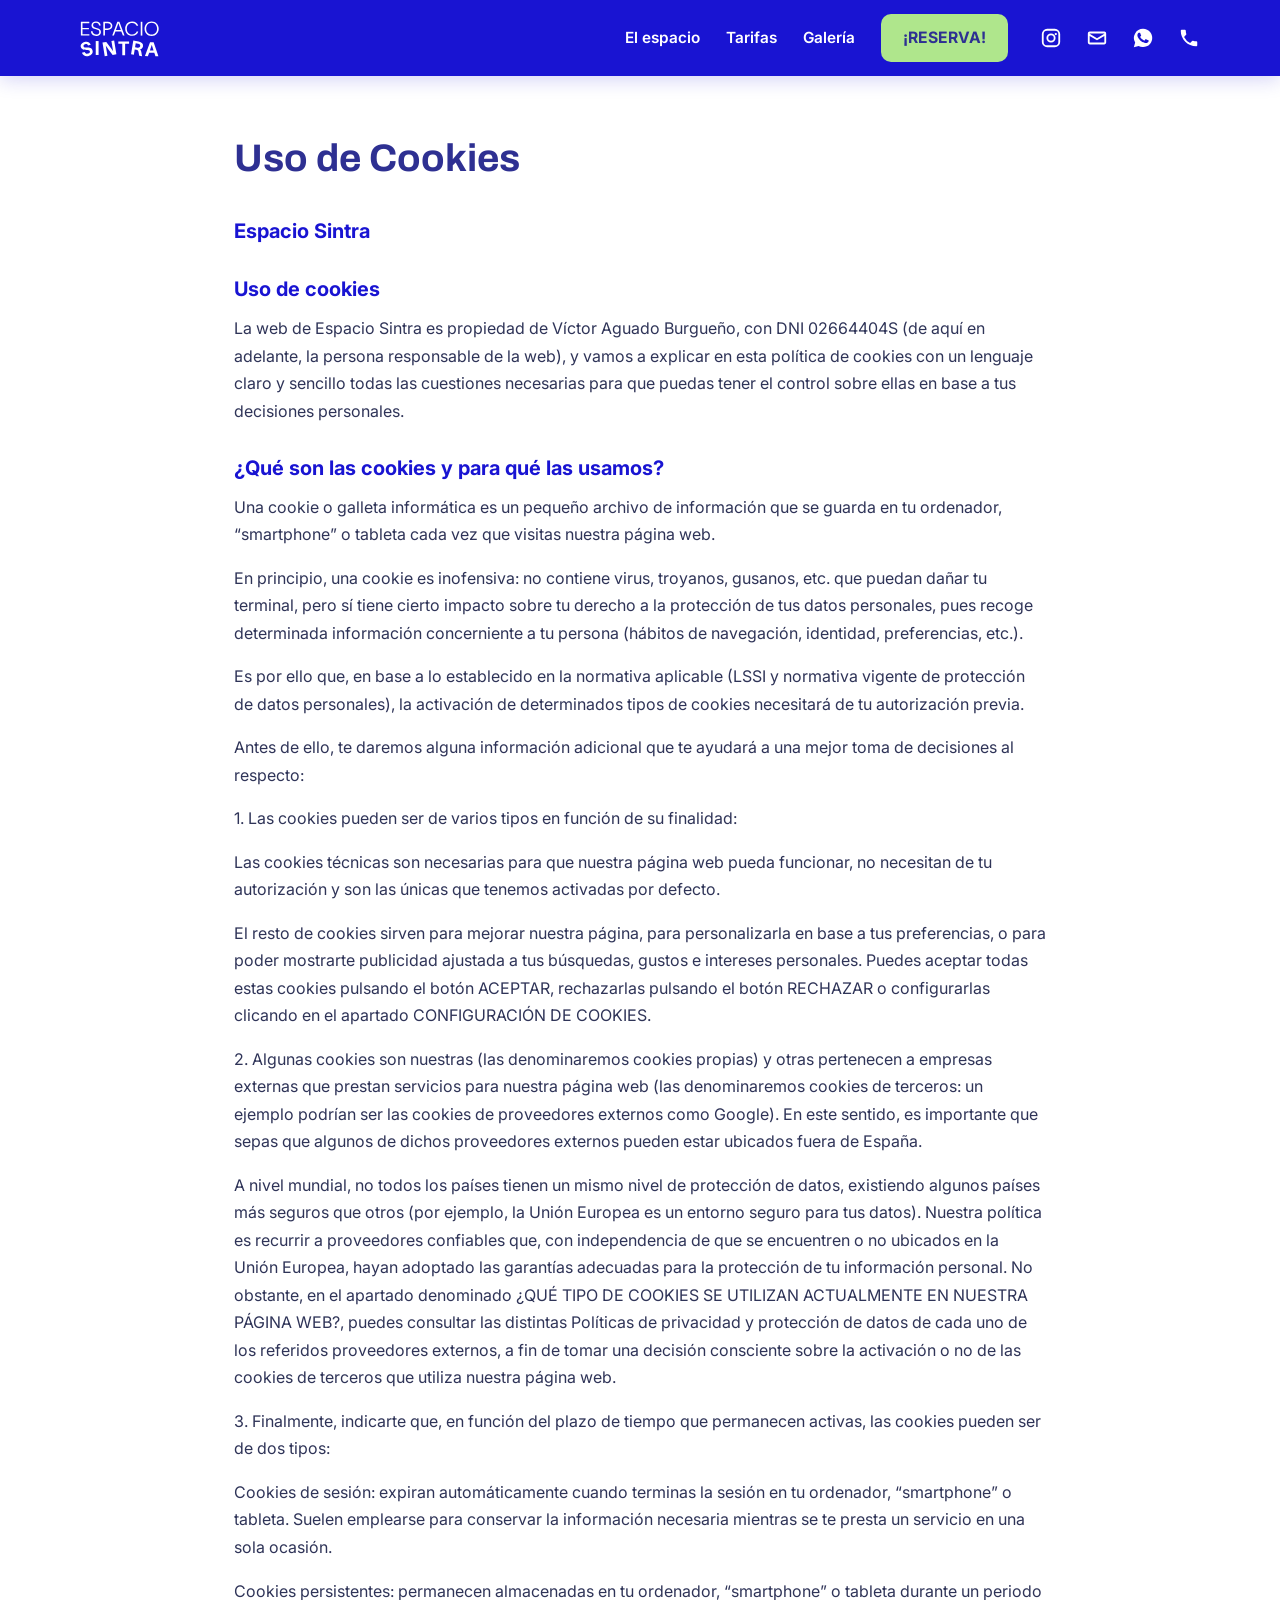
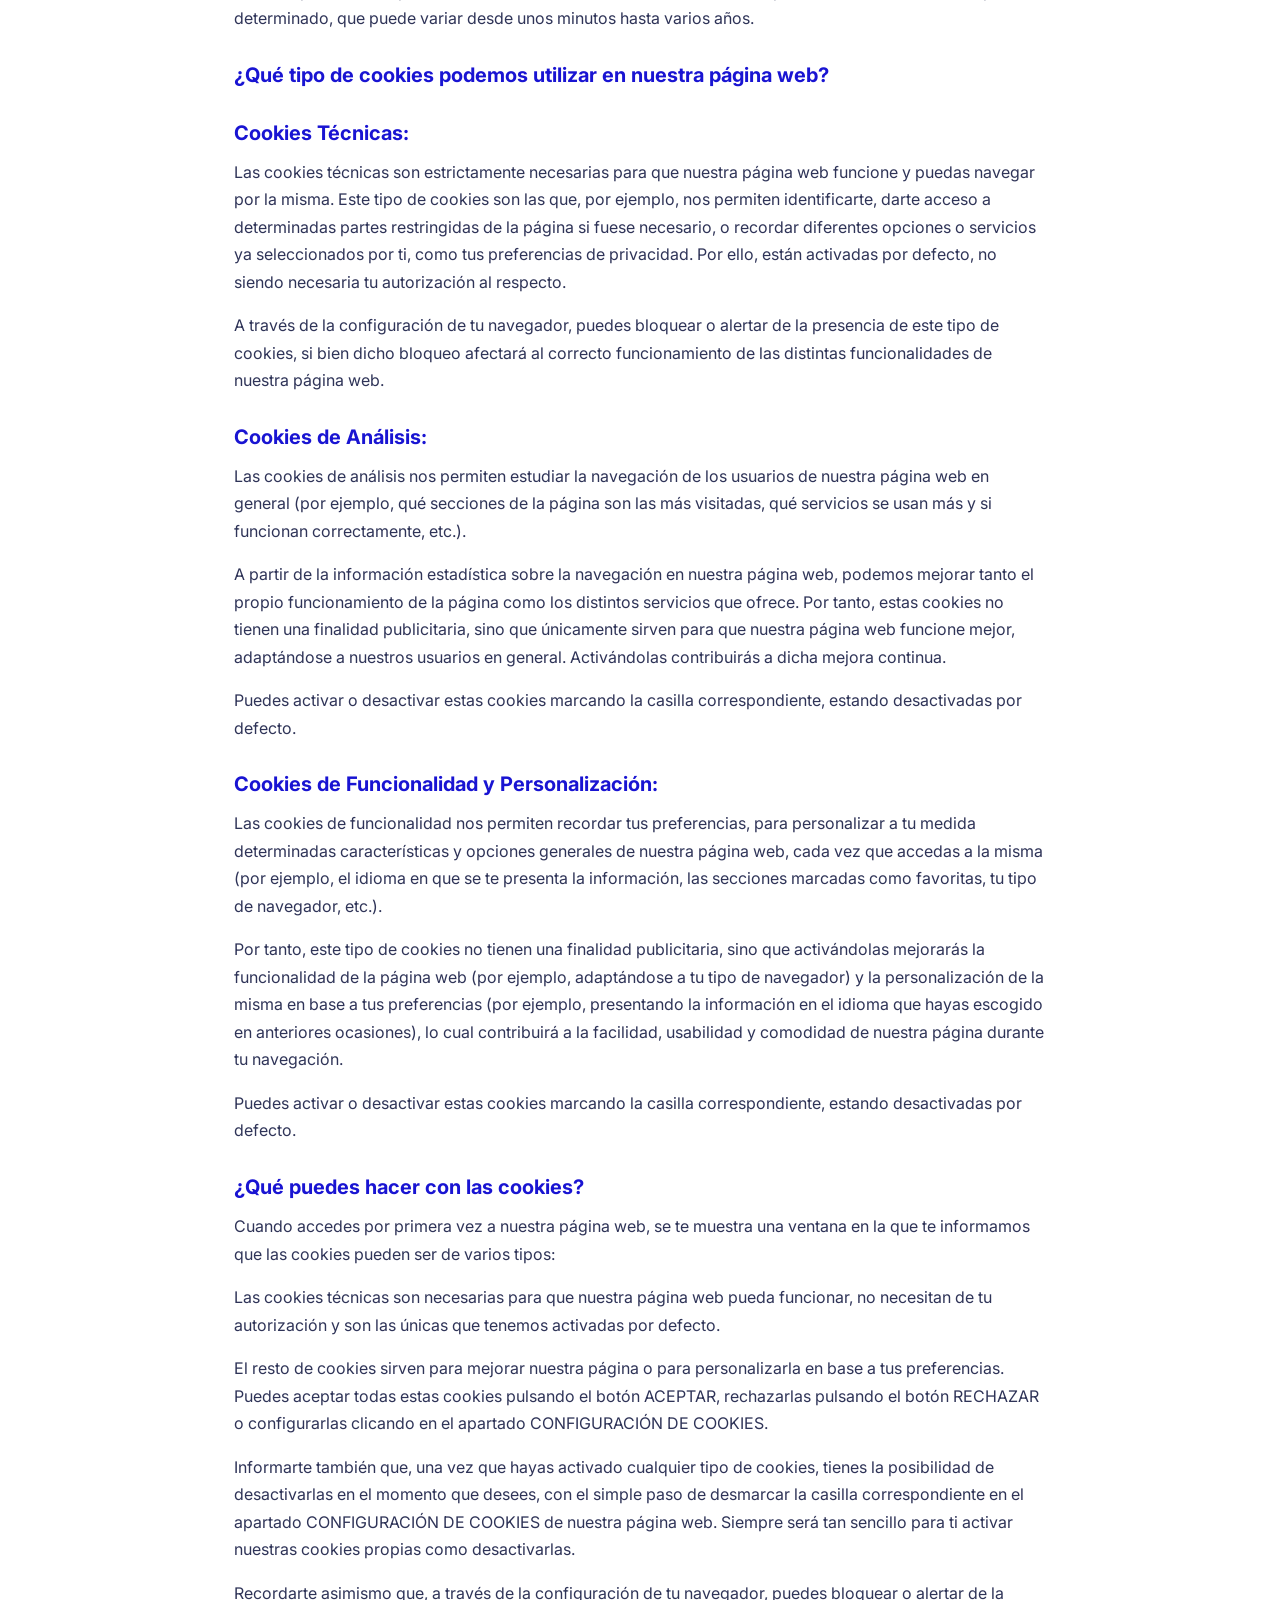
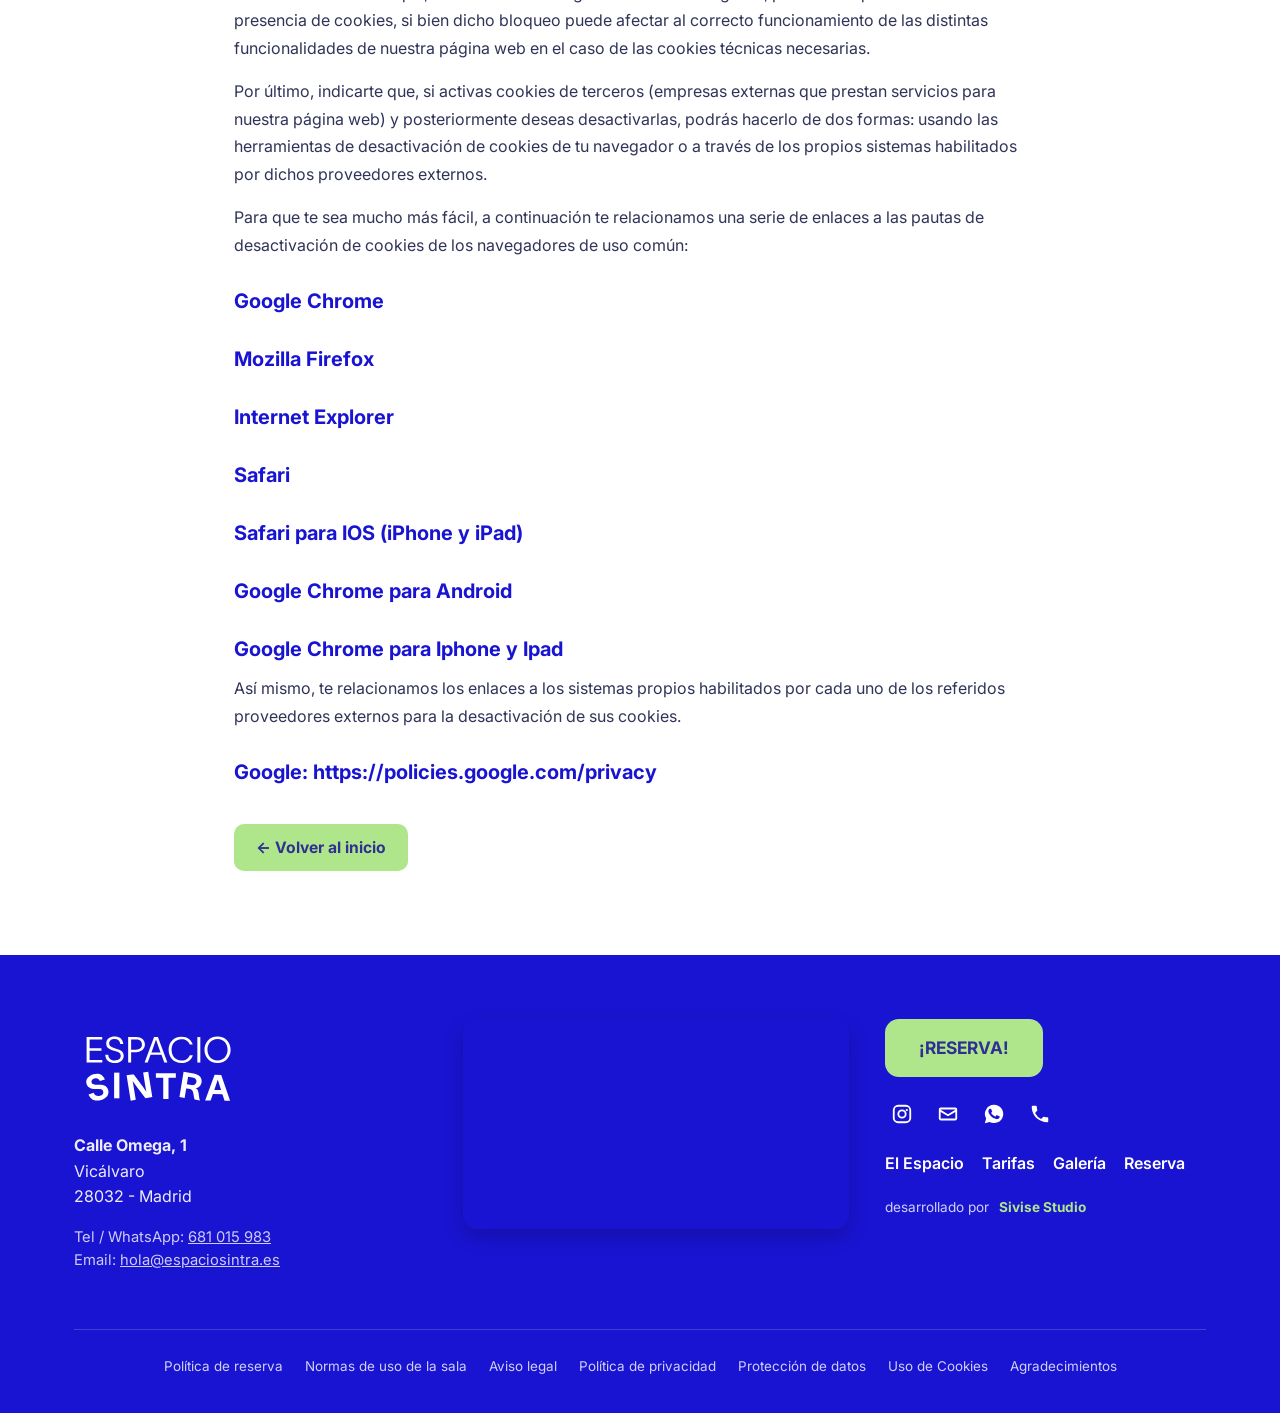
<file: uso_cookies/index.html>
<!DOCTYPE html>
<html lang="es">
<head>
  <meta charset="UTF-8">
  <meta name="viewport" content="width=device-width, initial-scale=1.0">
  <title>Espacio Sintra - Uso de Cookies</title>
  <meta name="description" content="Uso de Cookies — Espacio Sintra Madrid">
  <link rel="canonical" href="https://www.espaciosintra.es/uso_cookies/">
  <link rel="icon" type="image/png" href="../img/favicon.png">
  <link rel="apple-touch-icon" href="../img/apple-touch-icon.png">
  <meta property="og:type" content="website">
  <meta property="og:url" content="https://www.espaciosintra.es/uso_cookies/">
  <meta property="og:title" content="Espacio Sintra - Uso de Cookies">
  <meta property="og:description" content="Uso de Cookies — Espacio Sintra Madrid">
  <meta property="og:image" content="https://www.espaciosintra.es/img/og-image.png">
  <link rel="preconnect" href="https://fonts.googleapis.com">
  <link rel="preconnect" href="https://fonts.gstatic.com" crossorigin>
  <link href="https://fonts.googleapis.com/css2?family=Archivo:wght@600;700;800&family=Inter:wght@400;500;600;700;800&display=swap" rel="stylesheet">
  <link rel="stylesheet" href="../assets/style.css">
</head>
<body>
  <header class="site-header">
    <div class="container nav-inner">
      <a href="../" class="nav-logo" aria-label="Espacio Sintra Inicio">
        <img src="../img/brand/ES_logotipo-03.svg" alt="Espacio Sintra">
      </a>
      <div class="nav-right">
        <ul class="nav-links">
          <li><a href="../el_espacio/">El espacio</a></li>
          <li><a href="../tarifas/">Tarifas</a></li>
          <li><a href="../galeria/">Galería</a></li>
        </ul>
        <a href="../reservar/" class="btn-mint">¡RESERVA!</a>
        <div class="nav-socials">
        <a href="https://www.instagram.com/espaciosintramadrid" target="_blank" rel="noopener noreferrer" aria-label="Instagram"><svg viewBox="0 0 24 24" aria-hidden="true"><path d="M7.75 2h8.5A5.75 5.75 0 0 1 22 7.75v8.5A5.75 5.75 0 0 1 16.25 22h-8.5A5.75 5.75 0 0 1 2 16.25v-8.5A5.75 5.75 0 0 1 7.75 2Zm0 2A3.75 3.75 0 0 0 4 7.75v8.5A3.75 3.75 0 0 0 7.75 20h8.5A3.75 3.75 0 0 0 20 16.25v-8.5A3.75 3.75 0 0 0 16.25 4h-8.5ZM12 7a5 5 0 1 1 0 10 5 5 0 0 1 0-10Zm0 2a3 3 0 1 0 0 6 3 3 0 0 0 0-6Zm5.25-2.5a1.25 1.25 0 1 1 0 2.5 1.25 1.25 0 0 1 0-2.5Z"/></svg></a>
        <a href="mailto:hola@espaciosintra.es" aria-label="Email"><svg viewBox="0 0 24 24" aria-hidden="true"><path d="M4 5h16a2 2 0 0 1 2 2v10a2 2 0 0 1-2 2H4a2 2 0 0 1-2-2V7a2 2 0 0 1 2-2Zm0 2v.4l8 4.8 8-4.8V7H4Zm16 10V9.7l-7.49 4.5a1 1 0 0 1-1.02 0L4 9.7V17h16Z"/></svg></a>
        <a href="https://wa.me/34681015983" target="_blank" rel="noopener noreferrer" aria-label="WhatsApp"><svg viewBox="0 0 24 24" aria-hidden="true"><path d="M12.04 2a9.95 9.95 0 0 0-8.6 14.95L2 22l5.2-1.36A9.96 9.96 0 1 0 12.04 2Zm5.82 14.1c-.25.7-1.44 1.34-1.99 1.42-.52.08-1.18.11-1.9-.12-.44-.14-1-.33-1.72-.64-3.03-1.31-5-4.36-5.15-4.56-.15-.2-1.23-1.64-1.23-3.13 0-1.49.78-2.22 1.06-2.52.28-.3.6-.38.8-.38h.58c.19 0 .44-.07.69.52.25.6.85 2.08.92 2.23.08.15.13.33.03.53-.1.2-.15.33-.3.5-.15.18-.32.4-.45.54-.15.15-.3.31-.13.61.18.3.78 1.29 1.68 2.09 1.15 1.03 2.13 1.35 2.43 1.5.3.15.48.13.65-.08.18-.2.75-.88.95-1.18.2-.3.4-.25.68-.15.28.1 1.75.83 2.05.98.3.15.5.22.58.35.08.13.08.73-.17 1.43Z"/></svg></a>
        <a href="tel:681015983" aria-label="Teléfono"><svg viewBox="0 0 24 24" aria-hidden="true"><path d="M6.62 10.79a15.05 15.05 0 0 0 6.59 6.59l2.2-2.2a1 1 0 0 1 1.01-.24c1.12.37 2.33.57 3.58.57a1 1 0 0 1 1 1V20a1 1 0 0 1-1 1C10.61 21 3 13.39 3 4a1 1 0 0 1 1-1h3.5a1 1 0 0 1 1 1c0 1.25.2 2.46.57 3.58a1 1 0 0 1-.25 1.01l-2.2 2.2Z"/></svg></a>
    </div>
      </div>
      <button id="menu-toggle" class="menu-toggle" aria-label="Abrir menú" aria-expanded="false">
        <svg width="24" height="24" viewBox="0 0 24 24" fill="none" stroke="currentColor" stroke-width="2.5"><line x1="3" y1="6" x2="21" y2="6"/><line x1="3" y1="12" x2="21" y2="12"/><line x1="3" y1="18" x2="21" y2="18"/></svg>
      </button>
    </div>
    <nav id="mobile-drawer" class="mobile-drawer" aria-label="Navegación móvil">
      <ul>
        <li><a href="../el_espacio/">El espacio</a></li>
        <li><a href="../tarifas/">Tarifas</a></li>
        <li><a href="../galeria/">Galería</a></li>
        <li><a href="../reservar/">¡RESERVA!</a></li>
      </ul>
      <div class="nav-socials">
        <a href="https://www.instagram.com/espaciosintramadrid" target="_blank" rel="noopener noreferrer" aria-label="Instagram"><svg viewBox="0 0 24 24" aria-hidden="true"><path d="M7.75 2h8.5A5.75 5.75 0 0 1 22 7.75v8.5A5.75 5.75 0 0 1 16.25 22h-8.5A5.75 5.75 0 0 1 2 16.25v-8.5A5.75 5.75 0 0 1 7.75 2Zm0 2A3.75 3.75 0 0 0 4 7.75v8.5A3.75 3.75 0 0 0 7.75 20h8.5A3.75 3.75 0 0 0 20 16.25v-8.5A3.75 3.75 0 0 0 16.25 4h-8.5ZM12 7a5 5 0 1 1 0 10 5 5 0 0 1 0-10Zm0 2a3 3 0 1 0 0 6 3 3 0 0 0 0-6Zm5.25-2.5a1.25 1.25 0 1 1 0 2.5 1.25 1.25 0 0 1 0-2.5Z"/></svg></a>
        <a href="mailto:hola@espaciosintra.es" aria-label="Email"><svg viewBox="0 0 24 24" aria-hidden="true"><path d="M4 5h16a2 2 0 0 1 2 2v10a2 2 0 0 1-2 2H4a2 2 0 0 1-2-2V7a2 2 0 0 1 2-2Zm0 2v.4l8 4.8 8-4.8V7H4Zm16 10V9.7l-7.49 4.5a1 1 0 0 1-1.02 0L4 9.7V17h16Z"/></svg></a>
        <a href="https://wa.me/34681015983" target="_blank" rel="noopener noreferrer" aria-label="WhatsApp"><svg viewBox="0 0 24 24" aria-hidden="true"><path d="M12.04 2a9.95 9.95 0 0 0-8.6 14.95L2 22l5.2-1.36A9.96 9.96 0 1 0 12.04 2Zm5.82 14.1c-.25.7-1.44 1.34-1.99 1.42-.52.08-1.18.11-1.9-.12-.44-.14-1-.33-1.72-.64-3.03-1.31-5-4.36-5.15-4.56-.15-.2-1.23-1.64-1.23-3.13 0-1.49.78-2.22 1.06-2.52.28-.3.6-.38.8-.38h.58c.19 0 .44-.07.69.52.25.6.85 2.08.92 2.23.08.15.13.33.03.53-.1.2-.15.33-.3.5-.15.18-.32.4-.45.54-.15.15-.3.31-.13.61.18.3.78 1.29 1.68 2.09 1.15 1.03 2.13 1.35 2.43 1.5.3.15.48.13.65-.08.18-.2.75-.88.95-1.18.2-.3.4-.25.68-.15.28.1 1.75.83 2.05.98.3.15.5.22.58.35.08.13.08.73-.17 1.43Z"/></svg></a>
        <a href="tel:681015983" aria-label="Teléfono"><svg viewBox="0 0 24 24" aria-hidden="true"><path d="M6.62 10.79a15.05 15.05 0 0 0 6.59 6.59l2.2-2.2a1 1 0 0 1 1.01-.24c1.12.37 2.33.57 3.58.57a1 1 0 0 1 1 1V20a1 1 0 0 1-1 1C10.61 21 3 13.39 3 4a1 1 0 0 1 1-1h3.5a1 1 0 0 1 1 1c0 1.25.2 2.46.57 3.58a1 1 0 0 1-.25 1.01l-2.2 2.2Z"/></svg></a>
    </div>
    </nav>
  </header>

  <main>

    <section class="legal-wrap">
      <h1>Uso de Cookies</h1>
      <h2>Espacio Sintra</h2>
      <h2>Uso de cookies</h2>
      <p>La web de Espacio Sintra es propiedad de Víctor Aguado Burgueño, con DNI 02664404S (de aquí en adelante, la persona responsable de la web), y vamos a explicar en esta política de cookies con un lenguaje claro y sencillo todas las cuestiones necesarias para que puedas tener el control sobre ellas en base a tus decisiones personales.</p>
      <h2>¿Qué son las cookies y para qué las usamos?</h2>
      <p>Una cookie o galleta informática es un pequeño archivo de información que se guarda en tu ordenador, “smartphone” o tableta cada vez que visitas nuestra página web.</p>
      <p>En principio, una cookie es inofensiva: no contiene virus, troyanos, gusanos, etc. que puedan dañar tu terminal, pero sí tiene cierto impacto sobre tu derecho a la protección de tus datos personales, pues recoge determinada información concerniente a tu persona (hábitos de navegación, identidad, preferencias, etc.).</p>
      <p>Es por ello que, en base a lo establecido en la normativa aplicable (LSSI y normativa vigente de protección de datos personales), la activación de determinados tipos de cookies necesitará de tu autorización previa.</p>
      <p>Antes de ello, te daremos alguna información adicional que te ayudará a una mejor toma de decisiones al respecto:</p>
      <p>1. Las cookies pueden ser de varios tipos en función de su finalidad:</p>
      <p>Las cookies técnicas son necesarias para que nuestra página web pueda funcionar, no necesitan de tu autorización y son las únicas que tenemos activadas por defecto.</p>
      <p>El resto de cookies sirven para mejorar nuestra página, para personalizarla en base a tus preferencias, o para poder mostrarte publicidad ajustada a tus búsquedas, gustos e intereses personales. Puedes aceptar todas estas cookies pulsando el botón ACEPTAR, rechazarlas pulsando el botón RECHAZAR o configurarlas clicando en el apartado CONFIGURACIÓN DE COOKIES.</p>
      <p>2. Algunas cookies son nuestras (las denominaremos cookies propias) y otras pertenecen a empresas externas que prestan servicios para nuestra página web (las denominaremos cookies de terceros: un ejemplo podrían ser las cookies de proveedores externos como Google). En este sentido, es importante que sepas que algunos de dichos proveedores externos pueden estar ubicados fuera de España.</p>
      <p>A nivel mundial, no todos los países tienen un mismo nivel de protección de datos, existiendo algunos países más seguros que otros (por ejemplo, la Unión Europea es un entorno seguro para tus datos). Nuestra política es recurrir a proveedores confiables que, con independencia de que se encuentren o no ubicados en la Unión Europea, hayan adoptado las garantías adecuadas para la protección de tu información personal. No obstante, en el apartado denominado ¿QUÉ TIPO DE COOKIES SE UTILIZAN ACTUALMENTE EN NUESTRA PÁGINA WEB?, puedes consultar las distintas Políticas de privacidad y protección de datos de cada uno de los referidos proveedores externos, a fin de tomar una decisión consciente sobre la activación o no de las cookies de terceros que utiliza nuestra página web.</p>
      <p>3. Finalmente, indicarte que, en función del plazo de tiempo que permanecen activas, las cookies pueden ser de dos tipos:</p>
      <p>Cookies de sesión: expiran automáticamente cuando terminas la sesión en tu ordenador, “smartphone” o tableta. Suelen emplearse para conservar la información necesaria mientras se te presta un servicio en una sola ocasión.</p>
      <p>Cookies persistentes: permanecen almacenadas en tu ordenador, “smartphone” o tableta durante un periodo determinado, que puede variar desde unos minutos hasta varios años.</p>
      <h2>¿Qué tipo de cookies podemos utilizar en nuestra página web?</h2>
      <h2>Cookies Técnicas:</h2>
      <p>Las cookies técnicas son estrictamente necesarias para que nuestra página web funcione y puedas navegar por la misma. Este tipo de cookies son las que, por ejemplo, nos permiten identificarte, darte acceso a determinadas partes restringidas de la página si fuese necesario, o recordar diferentes opciones o servicios ya seleccionados por ti, como tus preferencias de privacidad. Por ello, están activadas por defecto, no siendo necesaria tu autorización al respecto.</p>
      <p>A través de la configuración de tu navegador, puedes bloquear o alertar de la presencia de este tipo de cookies, si bien dicho bloqueo afectará al correcto funcionamiento de las distintas funcionalidades de nuestra página web.</p>
      <h2>Cookies de Análisis:</h2>
      <p>Las cookies de análisis nos permiten estudiar la navegación de los usuarios de nuestra página web en general (por ejemplo, qué secciones de la página son las más visitadas, qué servicios se usan más y si funcionan correctamente, etc.).</p>
      <p>A partir de la información estadística sobre la navegación en nuestra página web, podemos mejorar tanto el propio funcionamiento de la página como los distintos servicios que ofrece. Por tanto, estas cookies no tienen una finalidad publicitaria, sino que únicamente sirven para que nuestra página web funcione mejor, adaptándose a nuestros usuarios en general. Activándolas contribuirás a dicha mejora continua.</p>
      <p>Puedes activar o desactivar estas cookies marcando la casilla correspondiente, estando desactivadas por defecto.</p>
      <h2>Cookies de Funcionalidad y Personalización:</h2>
      <p>Las cookies de funcionalidad nos permiten recordar tus preferencias, para personalizar a tu medida determinadas características y opciones generales de nuestra página web, cada vez que accedas a la misma (por ejemplo, el idioma en que se te presenta la información, las secciones marcadas como favoritas, tu tipo de navegador, etc.).</p>
      <p>Por tanto, este tipo de cookies no tienen una finalidad publicitaria, sino que activándolas mejorarás la funcionalidad de la página web (por ejemplo, adaptándose a tu tipo de navegador) y la personalización de la misma en base a tus preferencias (por ejemplo, presentando la información en el idioma que hayas escogido en anteriores ocasiones), lo cual contribuirá a la facilidad, usabilidad y comodidad de nuestra página durante tu navegación.</p>
      <p>Puedes activar o desactivar estas cookies marcando la casilla correspondiente, estando desactivadas por defecto.</p>
      <h2>¿Qué puedes hacer con las cookies?</h2>
      <p>Cuando accedes por primera vez a nuestra página web, se te muestra una ventana en la que te informamos que las cookies pueden ser de varios tipos:</p>
      <p>Las cookies técnicas son necesarias para que nuestra página web pueda funcionar, no necesitan de tu autorización y son las únicas que tenemos activadas por defecto.</p>
      <p>El resto de cookies sirven para mejorar nuestra página o para personalizarla en base a tus preferencias. Puedes aceptar todas estas cookies pulsando el botón ACEPTAR, rechazarlas pulsando el botón RECHAZAR o configurarlas clicando en el apartado CONFIGURACIÓN DE COOKIES.</p>
      <p>Informarte también que, una vez que hayas activado cualquier tipo de cookies, tienes la posibilidad de desactivarlas en el momento que desees, con el simple paso de desmarcar la casilla correspondiente en el apartado CONFIGURACIÓN DE COOKIES de nuestra página web. Siempre será tan sencillo para ti activar nuestras cookies propias como desactivarlas.</p>
      <p>Recordarte asimismo que, a través de la configuración de tu navegador, puedes bloquear o alertar de la presencia de cookies, si bien dicho bloqueo puede afectar al correcto funcionamiento de las distintas funcionalidades de nuestra página web en el caso de las cookies técnicas necesarias.</p>
      <p>Por último, indicarte que, si activas cookies de terceros (empresas externas que prestan servicios para nuestra página web) y posteriormente deseas desactivarlas, podrás hacerlo de dos formas: usando las herramientas de desactivación de cookies de tu navegador o a través de los propios sistemas habilitados por dichos proveedores externos.</p>
      <p>Para que te sea mucho más fácil, a continuación te relacionamos una serie de enlaces a las pautas de desactivación de cookies de los navegadores de uso común:</p>
      <h2>Google Chrome</h2>
      <h2>Mozilla Firefox</h2>
      <h2>Internet Explorer</h2>
      <h2>Safari</h2>
      <h2>Safari para IOS (iPhone y iPad)</h2>
      <h2>Google Chrome para Android</h2>
      <h2>Google Chrome para Iphone y Ipad</h2>
      <p>Así mismo, te relacionamos los enlaces a los sistemas propios habilitados por cada uno de los referidos proveedores externos para la desactivación de sus cookies.</p>
      <h2>Google: https://policies.google.com/privacy</h2>
      <div style="margin-top:36px;">
        <a href="../" class="btn-mint">&larr; Volver al inicio</a>
      </div>
    </section>

  </main>

  <footer class="site-footer">
    <div class="container">
      <div class="footer-top">
        <div>
          <img src="../img/brand/ES_logotipo-03.svg" alt="Espacio Sintra" class="footer-logo">
          <p class="footer-address">
            <strong>Calle Omega, 1</strong><br>
            Vicálvaro<br>
            28032 - Madrid
          </p>
          <p class="footer-address" style="font-size:0.92rem; opacity:0.85;">
            Tel / WhatsApp: <a href="tel:681015983" style="text-decoration:underline;">681 015 983</a><br>
            Email: <a href="mailto:hola@espaciosintra.es" style="text-decoration:underline;">hola@espaciosintra.es</a>
          </p>
        </div>

        <div>
          <iframe class="footer-map" loading="lazy" referrerpolicy="no-referrer-when-downgrade" title="Ubicación de Espacio Sintra en Google Maps" src="https://www.google.com/maps/embed?pb=!1m18!1m12!1m3!1d3038.375888779469!2d-3.607991523493664!3d40.400522956624826!2m3!1f0!2f0!3f0!3m2!1i1024!2i768!4f13.1!3m3!1m2!1s0xd42251a2ddd2651%3A0xb4d147cf2492450a!2sEspacio%20Sintra!5e0!3m2!1ses!2ses!4v1754129785091!5m2!1ses!2ses"></iframe>
        </div>

        <div class="footer-actions">
          <a href="../reservar/" class="btn-mint btn-mint-lg">¡RESERVA!</a>
          <div class="nav-socials">
        <a href="https://www.instagram.com/espaciosintramadrid" target="_blank" rel="noopener noreferrer" aria-label="Instagram"><svg viewBox="0 0 24 24" aria-hidden="true"><path d="M7.75 2h8.5A5.75 5.75 0 0 1 22 7.75v8.5A5.75 5.75 0 0 1 16.25 22h-8.5A5.75 5.75 0 0 1 2 16.25v-8.5A5.75 5.75 0 0 1 7.75 2Zm0 2A3.75 3.75 0 0 0 4 7.75v8.5A3.75 3.75 0 0 0 7.75 20h8.5A3.75 3.75 0 0 0 20 16.25v-8.5A3.75 3.75 0 0 0 16.25 4h-8.5ZM12 7a5 5 0 1 1 0 10 5 5 0 0 1 0-10Zm0 2a3 3 0 1 0 0 6 3 3 0 0 0 0-6Zm5.25-2.5a1.25 1.25 0 1 1 0 2.5 1.25 1.25 0 0 1 0-2.5Z"/></svg></a>
        <a href="mailto:hola@espaciosintra.es" aria-label="Email"><svg viewBox="0 0 24 24" aria-hidden="true"><path d="M4 5h16a2 2 0 0 1 2 2v10a2 2 0 0 1-2 2H4a2 2 0 0 1-2-2V7a2 2 0 0 1 2-2Zm0 2v.4l8 4.8 8-4.8V7H4Zm16 10V9.7l-7.49 4.5a1 1 0 0 1-1.02 0L4 9.7V17h16Z"/></svg></a>
        <a href="https://wa.me/34681015983" target="_blank" rel="noopener noreferrer" aria-label="WhatsApp"><svg viewBox="0 0 24 24" aria-hidden="true"><path d="M12.04 2a9.95 9.95 0 0 0-8.6 14.95L2 22l5.2-1.36A9.96 9.96 0 1 0 12.04 2Zm5.82 14.1c-.25.7-1.44 1.34-1.99 1.42-.52.08-1.18.11-1.9-.12-.44-.14-1-.33-1.72-.64-3.03-1.31-5-4.36-5.15-4.56-.15-.2-1.23-1.64-1.23-3.13 0-1.49.78-2.22 1.06-2.52.28-.3.6-.38.8-.38h.58c.19 0 .44-.07.69.52.25.6.85 2.08.92 2.23.08.15.13.33.03.53-.1.2-.15.33-.3.5-.15.18-.32.4-.45.54-.15.15-.3.31-.13.61.18.3.78 1.29 1.68 2.09 1.15 1.03 2.13 1.35 2.43 1.5.3.15.48.13.65-.08.18-.2.75-.88.95-1.18.2-.3.4-.25.68-.15.28.1 1.75.83 2.05.98.3.15.5.22.58.35.08.13.08.73-.17 1.43Z"/></svg></a>
        <a href="tel:681015983" aria-label="Teléfono"><svg viewBox="0 0 24 24" aria-hidden="true"><path d="M6.62 10.79a15.05 15.05 0 0 0 6.59 6.59l2.2-2.2a1 1 0 0 1 1.01-.24c1.12.37 2.33.57 3.58.57a1 1 0 0 1 1 1V20a1 1 0 0 1-1 1C10.61 21 3 13.39 3 4a1 1 0 0 1 1-1h3.5a1 1 0 0 1 1 1c0 1.25.2 2.46.57 3.58a1 1 0 0 1-.25 1.01l-2.2 2.2Z"/></svg></a>
    </div>
          <nav class="footer-nav" aria-label="Enlaces pie de página">
            <a href="../el_espacio/">El Espacio</a>
            <a href="../tarifas/">Tarifas</a>
            <a href="../galeria/">Galería</a>
            <a href="../reservar/">Reserva</a>
          </nav>
          <a href="https://www.sivisestudio.es/" target="_blank" rel="noopener noreferrer" class="footer-credit">
            desarrollado por <strong>Sivise Studio</strong>
          </a>
        </div>
      </div>

      <div class="footer-legal">
        <a href="../politica_reserva/">Política de reserva</a>
        <a href="../terminos_condiciones/">Normas de uso de la sala</a>
        <a href="../aviso_legal/">Aviso legal</a>
        <a href="../politica_privacidad/">Política de privacidad</a>
        <a href="../proteccion_datos/">Protección de datos</a>
        <a href="../uso_cookies/">Uso de Cookies</a>
        <a href="../gracias/">Agradecimientos</a>
      </div>
    </div>
  </footer>

  <script src="../assets/app.js"></script>
</body>
</html>
</file>
<file: assets/style.css>
/* Espacio Sintra — Official Static Design System (Migrated 1:1 from Framer to GitHub Pages) */
:root {
  --cobalt: #1914d2;
  --indigo: #2e3092;
  --sky: #1eaaff;
  --turquoise: #28d2c8;
  --mint: #afe68c;
  --mint-soft: #e6f8de;
  --white: #ffffff;
  --ink: #1a1c36;
  --muted: #52577a;
  --radius-sm: 10px;
  --radius-md: 18px;
  --radius-lg: 28px;
  --radius-pill: 999px;
  --shadow-card: 0 12px 32px rgba(18, 43, 105, 0.12);
  --shadow-soft: 0 6px 20px rgba(18, 43, 105, 0.08);
  --max-w: 1180px;
}

* { box-sizing: border-box; margin: 0; padding: 0; }
html { scroll-behavior: smooth; }
body {
  font-family: 'Inter', -apple-system, BlinkMacSystemFont, sans-serif;
  color: var(--indigo);
  background: var(--white);
  line-height: 1.6;
  overflow-x: hidden;
  -webkit-font-smoothing: antialiased;
}
img { max-width: 100%; display: block; }
a { color: inherit; text-decoration: none; }

.container {
  width: 100%;
  max-width: var(--max-w);
  margin: 0 auto;
  padding: 0 24px;
}

/* =========================================
   NAVBAR (Cobalt #1914d2)
   ========================================= */
.site-header {
  position: sticky;
  top: 0;
  z-index: 1000;
  background: var(--cobalt);
  color: var(--white);
  box-shadow: 0 4px 18px rgba(25, 20, 210, 0.18);
}
.nav-inner {
  display: flex;
  align-items: center;
  justify-content: space-between;
  gap: 20px;
  height: 76px;
}
.nav-logo {
  display: flex;
  align-items: center;
  height: 50px;
  flex-shrink: 0;
}
.nav-logo img {
  height: 52px;
  width: auto;
  object-fit: contain;
}
.nav-right {
  display: flex;
  align-items: center;
  gap: 26px;
}
.nav-links {
  display: flex;
  align-items: center;
  gap: 26px;
  list-style: none;
}
.nav-links a {
  font-size: 0.96rem;
  font-weight: 600;
  color: var(--white);
  transition: opacity 0.2s, transform 0.2s;
}
.nav-links a:hover,
.nav-links a.active {
  color: var(--mint);
}
.btn-mint {
  display: inline-flex;
  align-items: center;
  justify-content: center;
  gap: 8px;
  background: var(--mint);
  color: var(--indigo);
  font-weight: 700;
  font-size: 0.98rem;
  padding: 11px 22px;
  border-radius: 10px;
  border: none;
  cursor: pointer;
  transition: transform 0.2s, box-shadow 0.2s, filter 0.2s;
}
.btn-mint:hover {
  transform: translateY(-2px);
  box-shadow: 0 8px 20px rgba(25, 20, 210, 0.18);
  filter: brightness(1.03);
}
.btn-mint-lg {
  padding: 15px 34px;
  font-size: 1.08rem;
  border-radius: 14px;
}
.nav-socials {
  display: flex;
  align-items: center;
  gap: 12px;
}
.nav-socials a {
  display: inline-flex;
  align-items: center;
  justify-content: center;
  width: 34px;
  height: 34px;
  border-radius: 50%;
  color: var(--white);
  transition: transform 0.2s, background 0.2s;
}
.nav-socials a:hover {
  background: rgba(255, 255, 255, 0.16);
  transform: translateY(-2px);
}
.nav-socials svg { width: 22px; height: 22px; fill: currentColor; }

/* Mobile menu button */
.menu-toggle {
  display: none;
  background: transparent;
  border: 2px solid rgba(255, 255, 255, 0.45);
  border-radius: 10px;
  color: var(--white);
  width: 44px;
  height: 44px;
  align-items: center;
  justify-content: center;
  cursor: pointer;
}
.mobile-drawer {
  display: none;
  background: var(--cobalt);
  padding: 16px 24px 28px;
  border-top: 1px solid rgba(255, 255, 255, 0.15);
}
.mobile-drawer.open { display: block; }
.mobile-drawer ul {
  list-style: none;
  display: flex;
  flex-direction: column;
  gap: 14px;
  margin-bottom: 18px;
}
.mobile-drawer a {
  color: var(--white);
  font-size: 1.1rem;
  font-weight: 600;
  display: block;
  padding: 6px 0;
}

/* =========================================
   HERO SECTION
   ========================================= */
.hero-section {
  position: relative;
  padding: 56px 0 64px;
  overflow: hidden;
  background: var(--white);
}
.hero-grid {
  display: grid;
  grid-template-columns: 1fr 1.08fr;
  align-items: center;
  gap: 44px;
  position: relative;
  z-index: 2;
}
.hero-brand {
  text-align: center;
}
.hero-wordmark {
  width: min(520px, 100%);
  margin: 0 auto 12px;
}
.hero-subtitle {
  font-size: clamp(1.4rem, 2.5vw, 1.95rem);
  font-weight: 700;
  color: var(--indigo);
  margin-bottom: 34px;
}
.hero-highlights {
  display: flex;
  flex-direction: column;
  gap: 12px;
  align-items: center;
  font-size: 1.12rem;
  font-weight: 500;
  color: var(--indigo);
}
.hero-highlight-row {
  display: flex;
  align-items: center;
  justify-content: center;
  gap: 12px;
  flex-wrap: wrap;
}
.hero-highlight-icon {
  width: 24px;
  height: 24px;
  object-fit: contain;
}
.hero-video-wrap {
  position: relative;
  width: 100%;
  aspect-ratio: 16 / 9;
  border-radius: var(--radius-md);
  overflow: hidden;
  background: #101627;
  box-shadow: var(--shadow-card);
}
.hero-video-wrap iframe {
  position: absolute;
  inset: 0;
  width: 100%;
  height: 100%;
  border: 0;
}
.hero-cta-wrap {
  text-align: center;
  margin-top: 44px;
  position: relative;
  z-index: 2;
}

/* Decorative Brand Shapes */
.deco-shape {
  position: absolute;
  pointer-events: none;
  z-index: 1;
  user-select: none;
}

/* =========================================
   CELEBRATIONS SECTION (Sky Blue #1eaaff)
   ========================================= */
.celebrations-section {
  background: var(--sky);
  color: var(--white);
  padding: 72px 0 88px;
  position: relative;
  overflow: hidden;
}
.section-title {
  font-family: 'Archivo', 'Inter', sans-serif;
  font-size: clamp(1.85rem, 3.2vw, 2.5rem);
  font-weight: 700;
  text-align: center;
  margin-bottom: 44px;
}
.celebrations-grid {
  display: grid;
  grid-template-columns: repeat(3, 1fr);
  gap: 28px;
  position: relative;
  z-index: 2;
}
.celebration-card {
  background: var(--white);
  border-radius: var(--radius-md);
  padding: 14px 14px 18px;
  box-shadow: 0 14px 30px rgba(13, 48, 120, 0.2);
  transition: transform 0.25s ease;
}
.celebration-card:nth-child(odd) { transform: rotate(-1.2deg); }
.celebration-card:nth-child(even) { transform: rotate(1.2deg); }
.celebration-card:hover { transform: rotate(0deg) translateY(-6px); }
.celebration-card h2 {
  font-size: 1.15rem;
  font-weight: 700;
  color: var(--indigo);
  text-align: center;
  margin-bottom: 12px;
}
.celebration-card img {
  width: 100%;
  aspect-ratio: 4 / 3;
  object-fit: cover;
  border-radius: 10px;
}

/* =========================================
   TARIFAS SUMMARY (White)
   ========================================= */
.tarifas-home-section {
  background: var(--white);
  padding: 84px 0;
  position: relative;
  overflow: hidden;
}
.wave-heading {
  display: flex;
  align-items: center;
  justify-content: center;
  gap: 22px;
  margin-bottom: 46px;
}
.wave-heading h2 {
  font-family: 'Archivo', 'Inter', sans-serif;
  font-size: clamp(1.85rem, 3vw, 2.35rem);
  font-weight: 700;
  color: var(--indigo);
  letter-spacing: 0.02em;
}
.wave-svg {
  width: 96px;
  height: auto;
  flex-shrink: 0;
}
.tarifas-summary-grid {
  display: grid;
  grid-template-columns: repeat(3, 1fr);
  gap: 32px;
  max-width: 820px;
  margin: 0 auto 44px;
  position: relative;
  z-index: 2;
}
.tarifa-mini {
  padding: 8px 4px;
}
.tarifa-mini h3 {
  font-size: 1.25rem;
  font-weight: 700;
  color: var(--indigo);
  margin-bottom: 4px;
}
.tarifa-mini .hours {
  font-size: 0.94rem;
  color: var(--indigo);
  padding-bottom: 12px;
  border-bottom: 2px solid rgba(46, 48, 146, 0.25);
  margin-bottom: 12px;
}
.tarifa-mini .price-row {
  display: flex;
  align-items: baseline;
  justify-content: space-between;
}
.tarifa-mini .desde {
  font-size: 0.9rem;
  color: var(--indigo);
}
.tarifa-mini .price {
  font-size: 2.2rem;
  font-weight: 800;
  color: var(--indigo);
}

/* =========================================
   REVIEWS SECTION (Turquoise #28d2c8)
   ========================================= */
.reviews-section {
  background: var(--turquoise);
  color: var(--white);
  padding: 76px 0 80px;
  position: relative;
  overflow: hidden;
}
.reviews-track {
  display: flex;
  gap: 20px;
  overflow-x: auto;
  scroll-snap-type: x mandatory;
  padding: 6px 4px 20px;
  scrollbar-width: thin;
  scrollbar-color: rgba(255, 255, 255, 0.6) transparent;
}
.review-card {
  flex: 0 0 310px;
  scroll-snap-align: start;
  background: var(--white);
  color: var(--indigo);
  border-radius: var(--radius-md);
  padding: 22px;
  box-shadow: var(--shadow-soft);
  display: flex;
  flex-direction: column;
  gap: 10px;
}
.review-head {
  display: flex;
  align-items: center;
  gap: 12px;
}
.review-avatar {
  width: 38px;
  height: 38px;
  border-radius: 50%;
  object-fit: cover;
  flex-shrink: 0;
}
.review-author {
  font-weight: 700;
  font-size: 1rem;
  color: var(--indigo);
}
.review-meta {
  display: flex;
  align-items: center;
  gap: 8px;
  font-size: 0.82rem;
  color: var(--muted);
}
.review-stars { color: #f6b500; letter-spacing: 1px; font-size: 0.95rem; }
.review-text {
  font-size: 0.9rem;
  line-height: 1.55;
  color: #3a3f68;
}
.google-badge-wrap {
  display: flex;
  justify-content: center;
  margin-top: 30px;
}
.google-badge-card {
  background: var(--white);
  color: var(--ink);
  border-radius: 16px;
  padding: 16px 26px;
  box-shadow: var(--shadow-card);
  display: inline-flex;
  align-items: center;
  gap: 16px;
}
.google-badge-score {
  font-size: 1.65rem;
  font-weight: 800;
  color: var(--ink);
  line-height: 1;
}

/* =========================================
   BOOKING STEPS SECTION (White)
   ========================================= */
.steps-section {
  background: var(--white);
  padding: 84px 0 92px;
  position: relative;
  overflow: hidden;
}
.steps-grid {
  display: grid;
  grid-template-columns: repeat(4, 1fr);
  gap: 24px;
  position: relative;
  z-index: 2;
}
.step-circle {
  background: var(--sky);
  color: var(--white);
  border-radius: 50%;
  aspect-ratio: 1 / 1;
  padding: 26px 24px;
  display: flex;
  flex-direction: column;
  align-items: center;
  justify-content: center;
  text-align: center;
  gap: 10px;
  box-shadow: var(--shadow-card);
  position: relative;
}
.step-num {
  width: 44px;
  height: 44px;
  border-radius: 50%;
  background: var(--turquoise);
  color: var(--white);
  font-weight: 800;
  font-size: 1.25rem;
  display: flex;
  align-items: center;
  justify-content: center;
  box-shadow: 0 4px 10px rgba(0, 0, 0, 0.12);
}
.step-circle h3 {
  font-size: 1.2rem;
  font-weight: 800;
  color: var(--white);
}
.step-circle p {
  font-size: 0.88rem;
  line-height: 1.45;
  color: rgba(255, 255, 255, 0.95);
}
.step-icons {
  display: flex;
  gap: 10px;
  margin-top: 4px;
}
.step-icons a {
  width: 34px;
  height: 34px;
  border-radius: 50%;
  background: rgba(255, 255, 255, 0.22);
  display: inline-flex;
  align-items: center;
  justify-content: center;
  color: var(--white);
}
.step-icons a:hover { background: var(--cobalt); }
.step-icons svg { width: 18px; height: 18px; fill: currentColor; }

/* =========================================
   SUBPAGES: HERO BANNER + CARDS
   ========================================= */
.page-hero {
  background: linear-gradient(180deg, #f4f7ff 0%, #ffffff 100%);
  padding: 56px 0 44px;
  text-align: center;
  border-bottom: 1px solid rgba(25, 20, 210, 0.08);
}
.page-hero h1 {
  font-family: 'Archivo', 'Inter', sans-serif;
  font-size: clamp(2rem, 3.6vw, 2.8rem);
  color: var(--indigo);
  margin-bottom: 14px;
}
.page-hero p {
  max-width: 720px;
  margin: 0 auto;
  font-size: 1.08rem;
  color: var(--muted);
}

/* El Espacio 3-column mint cards */
.espacio-grid {
  display: grid;
  grid-template-columns: repeat(3, 1fr);
  gap: 28px;
  padding: 56px 0 76px;
}
.espacio-card {
  background: var(--mint-soft);
  border: 2px solid var(--mint);
  border-radius: var(--radius-lg);
  padding: 32px 28px;
  box-shadow: var(--shadow-soft);
}
.espacio-card-icon {
  width: 58px;
  height: 58px;
  margin-bottom: 18px;
}
.espacio-card h2 {
  font-size: 1.35rem;
  color: var(--indigo);
  margin-bottom: 16px;
}
.espacio-list {
  list-style: none;
  display: flex;
  flex-direction: column;
  gap: 12px;
}
.espacio-list li {
  position: relative;
  padding-left: 22px;
  font-size: 0.97rem;
  color: var(--indigo);
}
.espacio-list li::before {
  content: '•';
  position: absolute;
  left: 4px;
  color: var(--cobalt);
  font-weight: 900;
  font-size: 1.2rem;
  line-height: 1.2;
}

/* Tarifas — Authentic Google Calendar Hourly Timeline (3 Day-Group Columns) */
.tarifas-page-wrap { padding: 36px 0 84px; }

.tier-legend {
  display: flex;
  justify-content: center;
  flex-wrap: wrap;
  gap: 10px 16px;
  margin-bottom: 24px;
}
.tier-pill {
  display: inline-flex;
  align-items: center;
  gap: 8px;
  font-size: 0.86rem;
  font-weight: 700;
  color: var(--indigo);
  background: #f5f7ff;
  padding: 7px 14px;
  border-radius: var(--radius-pill);
  border: 1.5px solid rgba(46, 48, 146, 0.14);
}
.tier-dot {
  width: 12px;
  height: 12px;
  border-radius: 4px;
  flex-shrink: 0;
}
.tier-dot.ev-completo { background: var(--cobalt); }
.tier-dot.ev-manana { background: var(--sky); }
.tier-dot.ev-tarde { background: var(--turquoise); }
.tier-dot.ev-mixto { background: var(--mint); border: 1px solid rgba(46, 48, 146, 0.25); }

.gcal-scroll {
  overflow-x: auto;
  padding-bottom: 10px;
  -webkit-overflow-scrolling: touch;
}
.gcal-board {
  min-width: 860px;
  background: var(--white);
  border: 1.5px solid #dadce0;
  border-radius: 18px;
  overflow: hidden;
  box-shadow: var(--shadow-card);
}
.gcal-header {
  display: grid;
  grid-template-columns: 68px 1fr 1fr 1.32fr;
  background: #f8f9fc;
  border-bottom: 1.5px solid #dadce0;
}
.gcal-corner {
  display: flex;
  align-items: flex-end;
  justify-content: center;
  font-size: 0.7rem;
  font-weight: 700;
  color: #70757a;
  border-right: 1px solid #dadce0;
  padding: 10px 4px;
}
.gcal-day-head {
  padding: 16px 12px;
  text-align: center;
  border-right: 1px solid #dadce0;
  display: flex;
  flex-direction: column;
  align-items: center;
  gap: 4px;
}
.gcal-day-head:last-child { border-right: none; }
.gcal-day-name {
  font-family: 'Archivo', 'Inter', sans-serif;
  font-size: 1.12rem;
  font-weight: 800;
  color: var(--indigo);
}
.gcal-day-tag {
  font-size: 0.76rem;
  font-weight: 600;
  color: #5f6368;
}
.gcal-day-head.tier-fd {
  background: #eef2ff;
}
.gcal-day-head.tier-fd .gcal-day-name {
  color: var(--cobalt);
}

/* Hourly Grid Body: 12 hours (10:00 -> 22:00), 46px per hour = 552px */
.gcal-timeline {
  display: grid;
  grid-template-columns: 68px 1fr 1fr 1.32fr;
  --hour-h: 46px;
}
.gcal-time-axis {
  border-right: 1px solid #dadce0;
  background: #fcfcfd;
}
.gcal-hour-label {
  height: var(--hour-h);
  padding: 0 8px 0 0;
  text-align: right;
  font-size: 0.72rem;
  font-weight: 600;
  color: #70757a;
  transform: translateY(-7px);
}
.gcal-hour-label:first-child {
  transform: translateY(4px);
}

.gcal-day-col {
  position: relative;
  height: calc(var(--hour-h) * 12);
  border-right: 1px solid #dadce0;
  background-image: repeating-linear-gradient(
    to bottom,
    transparent 0,
    transparent calc(var(--hour-h) - 1px),
    #eceff4 calc(var(--hour-h) - 1px),
    #eceff4 var(--hour-h)
  );
}
.gcal-day-col:last-child { border-right: none; }
.gcal-day-col.tier-fd-bg {
  background-color: #fafbff;
}

/* Google Calendar Event Blocks positioned by exact hour */
.gcal-event {
  position: absolute;
  border-radius: 10px;
  padding: 10px 10px 8px;
  border: 2px solid rgba(255, 255, 255, 0.92);
  border-left: 5px solid rgba(0, 0, 0, 0.22);
  cursor: pointer;
  text-align: left;
  display: flex;
  flex-direction: column;
  justify-content: flex-start;
  gap: 2px;
  color: var(--white);
  font-family: inherit;
  box-shadow: 0 3px 10px rgba(0, 0, 0, 0.14);
  transition: transform 0.16s ease, box-shadow 0.16s ease, z-index 0.16s;
  overflow: hidden;
}
.gcal-event:hover {
  transform: translateY(-2px);
  box-shadow: 0 10px 22px rgba(25, 20, 210, 0.26);
  z-index: 20 !important;
}
.gcal-event.selected {
  box-shadow: 0 0 0 3px #11132e, 0 0 0 6px var(--mint), 0 12px 24px rgba(25, 20, 210, 0.3);
  z-index: 25 !important;
}

/* Espacio Sintra Official 4-Color Palette */
.gcal-event.ev-completo {
  background: var(--cobalt);
  border-left-color: #0e0b8a;
  color: var(--white);
}
.gcal-event.ev-manana {
  background: var(--sky);
  border-left-color: #0b74b8;
  color: var(--indigo);
}
.gcal-event.ev-tarde {
  background: var(--turquoise);
  border-left-color: #16948d;
  color: var(--indigo);
}
.gcal-event.ev-mixto {
  background: var(--mint);
  border-left-color: #6ea84b;
  color: var(--indigo);
}
.gcal-event.ev-manana .gcal-ev-badge,
.gcal-event.ev-tarde .gcal-ev-badge,
.gcal-event.ev-mixto .gcal-ev-badge {
  background: rgba(46, 48, 146, 0.14);
  color: var(--indigo);
}

.gcal-ev-slot {
  font-size: 0.82rem;
  font-weight: 800;
  line-height: 1.2;
}
.gcal-ev-hours {
  font-size: 0.74rem;
  font-weight: 500;
  opacity: 0.94;
}
.gcal-ev-price {
  font-family: 'Archivo', 'Inter', sans-serif;
  font-size: 1.5rem;
  font-weight: 800;
  line-height: 1.1;
  margin-top: 6px;
}
.gcal-ev-badge {
  display: inline-block;
  margin-top: 4px;
  font-size: 0.67rem;
  font-weight: 700;
  background: rgba(255, 255, 255, 0.22);
  padding: 2px 7px;
  border-radius: 6px;
  align-self: flex-start;
}

/* Hora Extra Footer Row inside Board */
.gcal-extra-row {
  display: grid;
  grid-template-columns: 68px 1fr 1fr 1.32fr;
  background: #f8f9fc;
  border-top: 1.5px solid #dadce0;
}
.gcal-extra-cell {
  padding: 10px 12px;
  text-align: center;
  font-size: 0.84rem;
  font-weight: 700;
  color: var(--indigo);
  border-right: 1px solid #dadce0;
}
.gcal-extra-cell:last-child { border-right: none; }

/* Interactive Calculator Bar below Calendar */
.calc-bar {
  margin-top: 28px;
  background: linear-gradient(135deg, #1914d2 0%, #2320b8 100%);
  color: var(--white);
  border-radius: 22px;
  padding: 28px 32px;
  display: grid;
  grid-template-columns: 1.35fr 1fr auto;
  align-items: center;
  gap: 24px;
  box-shadow: var(--shadow-card);
}
.calc-selected-label {
  font-size: 0.78rem;
  font-weight: 700;
  text-transform: uppercase;
  letter-spacing: 0.08em;
  color: var(--mint);
  margin-bottom: 6px;
}
.calc-selected-title {
  font-family: 'Archivo', 'Inter', sans-serif;
  font-size: 1.45rem;
  font-weight: 800;
  line-height: 1.2;
}
.calc-sub {
  font-size: 0.86rem;
  color: rgba(255, 255, 255, 0.82);
  margin-top: 6px;
}
.calc-extras {
  display: flex;
  flex-direction: column;
  gap: 10px;
}
.calc-check {
  display: flex;
  align-items: center;
  gap: 10px;
  font-size: 0.92rem;
  font-weight: 600;
  cursor: pointer;
  background: rgba(255, 255, 255, 0.12);
  padding: 9px 14px;
  border-radius: 12px;
  transition: background 0.2s;
}
.calc-check:hover { background: rgba(255, 255, 255, 0.2); }
.calc-check input {
  width: 18px;
  height: 18px;
  accent-color: var(--mint);
  cursor: pointer;
}
.calc-cta-col {
  text-align: right;
  display: flex;
  flex-direction: column;
  align-items: flex-end;
  gap: 10px;
}
.calc-total {
  font-family: 'Archivo', 'Inter', sans-serif;
  font-size: 2.35rem;
  font-weight: 800;
  color: var(--mint);
  line-height: 1;
}
.calc-total small {
  display: block;
  font-family: 'Inter', sans-serif;
  font-size: 0.76rem;
  font-weight: 600;
  color: rgba(255, 255, 255, 0.8);
  margin-top: 4px;
}
.tarifa-footnote {
  text-align: center;
  margin-top: 18px;
  font-size: 0.94rem;
  color: var(--muted);
}
.extras-grid {
  display: grid;
  grid-template-columns: repeat(2, 1fr);
  gap: 28px;
  margin-top: 44px;
}
.extra-card {
  background: #f5f9ff;
  border: 2px solid #d5e4ff;
  border-radius: var(--radius-lg);
  padding: 32px;
}
.extra-head {
  display: flex;
  align-items: center;
  justify-content: space-between;
  gap: 16px;
  margin-bottom: 14px;
}
.extra-price {
  background: var(--mint);
  color: var(--indigo);
  font-weight: 800;
  font-size: 1.25rem;
  padding: 6px 16px;
  border-radius: var(--radius-pill);
}

@media (max-width: 980px) {
  .calc-bar {
    grid-template-columns: 1fr;
    text-align: left;
  }
  .calc-cta-col {
    align-items: flex-start;
    text-align: left;
  }
}

/* Galeria Grid + Lightbox */
.galeria-grid {
  display: grid;
  grid-template-columns: repeat(3, 1fr);
  gap: 18px;
  padding: 48px 0 80px;
}
.galeria-item {
  border-radius: var(--radius-md);
  overflow: hidden;
  cursor: pointer;
  box-shadow: var(--shadow-soft);
  aspect-ratio: 4 / 3;
  background: #eef2ff;
}
.galeria-item img {
  width: 100%;
  height: 100%;
  object-fit: cover;
  transition: transform 0.35s ease;
}
.galeria-item:hover img { transform: scale(1.05); }
.lightbox {
  display: none;
  position: fixed;
  inset: 0;
  z-index: 2000;
  background: rgba(12, 14, 42, 0.92);
  align-items: center;
  justify-content: center;
  padding: 24px;
}
.lightbox.open { display: flex; }
.lightbox img {
  max-width: 92vw;
  max-height: 85vh;
  border-radius: 14px;
  box-shadow: 0 20px 50px rgba(0, 0, 0, 0.5);
}
.lightbox-btn {
  position: fixed;
  background: rgba(255, 255, 255, 0.16);
  color: var(--white);
  border: none;
  width: 50px;
  height: 50px;
  border-radius: 50%;
  font-size: 1.6rem;
  cursor: pointer;
  display: flex;
  align-items: center;
  justify-content: center;
}
.lightbox-btn:hover { background: var(--mint); color: var(--indigo); }
.lightbox-close { top: 20px; right: 24px; }
.lightbox-prev { left: 20px; top: 50%; transform: translateY(-50%); }
.lightbox-next { right: 20px; top: 50%; transform: translateY(-50%); }

/* Reservar Page */
.reservar-wrap { padding: 52px 0 84px; max-width: 820px; margin: 0 auto; }
.reserva-step-card {
  background: #f5f9ff;
  border-left: 8px solid var(--sky);
  border-radius: var(--radius-md);
  padding: 28px 32px;
  margin-bottom: 24px;
  box-shadow: var(--shadow-soft);
}
.reserva-step-head {
  display: flex;
  align-items: center;
  gap: 16px;
  margin-bottom: 14px;
}
.contact-pills {
  display: grid;
  grid-template-columns: repeat(2, 1fr);
  gap: 14px;
  margin-top: 18px;
}
.contact-pill {
  background: var(--turquoise);
  color: var(--white);
  font-weight: 700;
  font-size: 1.05rem;
  padding: 15px 22px;
  border-radius: var(--radius-pill);
  display: flex;
  align-items: center;
  justify-content: center;
  gap: 10px;
  transition: transform 0.2s, background 0.2s;
}
.contact-pill:hover {
  background: var(--cobalt);
  transform: translateY(-2px);
}
.contact-pill svg { width: 20px; height: 20px; fill: currentColor; }

/* Legal Pages */
.legal-wrap {
  max-width: 860px;
  margin: 0 auto;
  padding: 52px 24px 84px;
}
.legal-wrap h1 {
  font-family: 'Archivo', 'Inter', sans-serif;
  font-size: clamp(1.8rem, 3vw, 2.4rem);
  color: var(--indigo);
  margin-bottom: 24px;
}
.legal-wrap p {
  margin-bottom: 16px;
  color: #2f3458;
  font-size: 1rem;
  line-height: 1.72;
}
.legal-wrap h2 {
  font-size: 1.25rem;
  color: var(--cobalt);
  margin: 26px 0 10px;
}

/* =========================================
   FOOTER (Cobalt #1914d2)
   ========================================= */
.site-footer {
  background: var(--cobalt);
  color: var(--white);
  padding: 64px 0 36px;
}
.footer-top {
  display: grid;
  grid-template-columns: 1.1fr 1.2fr 1fr;
  gap: 36px;
  align-items: start;
  padding-bottom: 40px;
  border-bottom: 1px solid rgba(255, 255, 255, 0.18);
}
.footer-logo { width: 170px; margin-bottom: 18px; }
.footer-address {
  font-size: 1rem;
  line-height: 1.6;
  color: rgba(255, 255, 255, 0.92);
  margin-bottom: 16px;
}
.footer-map {
  width: 100%;
  height: 210px;
  border: 0;
  border-radius: 14px;
  box-shadow: 0 8px 20px rgba(0, 0, 0, 0.2);
}
.footer-actions {
  display: flex;
  flex-direction: column;
  align-items: flex-start;
  gap: 20px;
}
.footer-nav {
  display: flex;
  flex-wrap: wrap;
  gap: 18px;
}
.footer-nav a {
  font-weight: 600;
  color: var(--white);
}
.footer-nav a:hover { color: var(--mint); }
.footer-credit {
  display: inline-flex;
  align-items: center;
  gap: 10px;
  font-size: 0.85rem;
  color: rgba(255, 255, 255, 0.8);
}
.footer-credit strong { color: var(--mint); }
.footer-legal {
  display: flex;
  flex-wrap: wrap;
  justify-content: center;
  gap: 12px 22px;
  padding-top: 26px;
  font-size: 0.84rem;
  color: rgba(255, 255, 255, 0.8);
}
.footer-legal a:hover { color: var(--mint); text-decoration: underline; }

/* =========================================
   RESPONSIVE
   ========================================= */
@media (max-width: 980px) {
  .hero-grid,
  .espacio-grid,
  .footer-top { grid-template-columns: 1fr; }
  .celebrations-grid,
  .galeria-grid { grid-template-columns: repeat(2, 1fr); }
  .steps-grid,
  .tarifa-cards-grid { grid-template-columns: repeat(2, 1fr); }
  .extras-grid { grid-template-columns: 1fr; }
}
@media (max-width: 810px) {
  .nav-right { display: none; }
  .menu-toggle { display: inline-flex; }
  .tarifas-summary-grid { grid-template-columns: 1fr; text-align: center; }
  .tarifa-mini .price-row { justify-content: center; gap: 16px; }
  .celebrations-grid,
  .galeria-grid,
  .steps-grid,
  .tarifa-cards-grid,
  .contact-pills { grid-template-columns: 1fr; }
  .step-circle { border-radius: var(--radius-lg); aspect-ratio: auto; padding: 28px 22px; }
  .wave-svg { width: 52px; }
}
</file>
